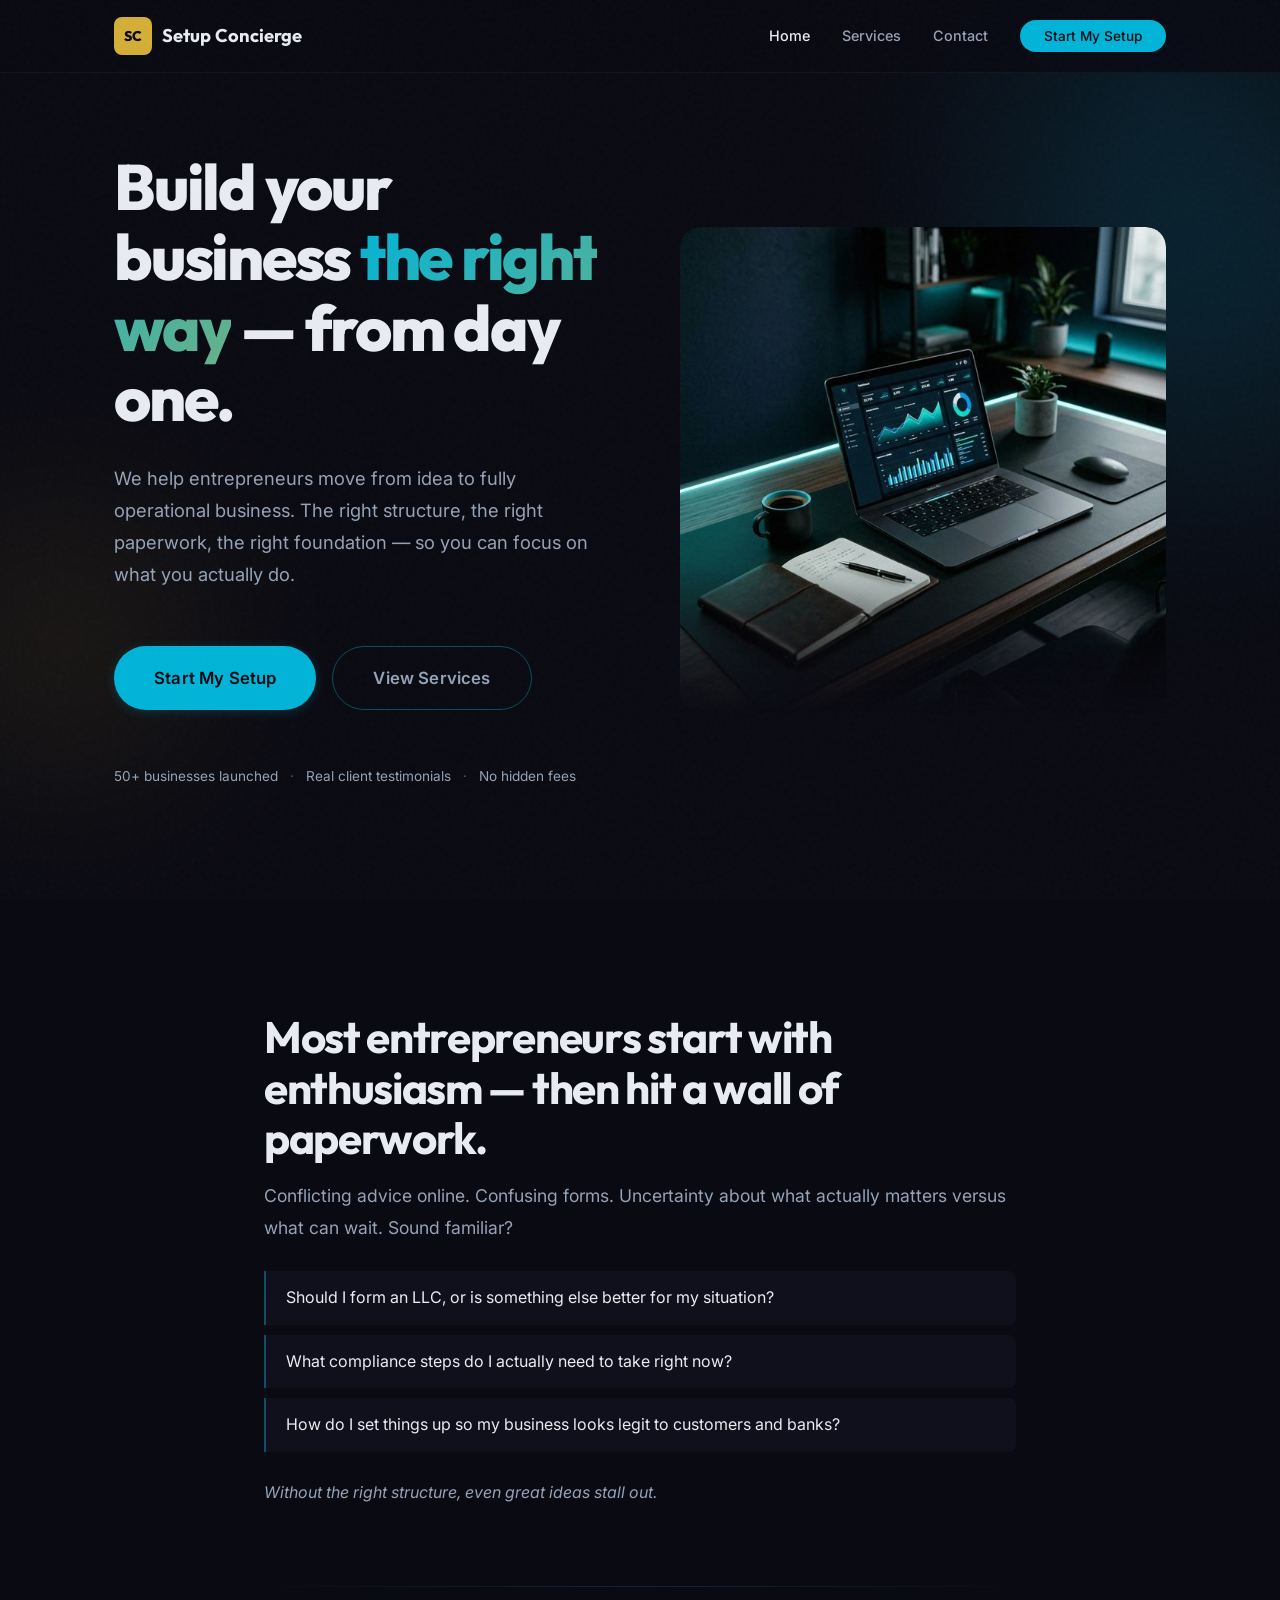
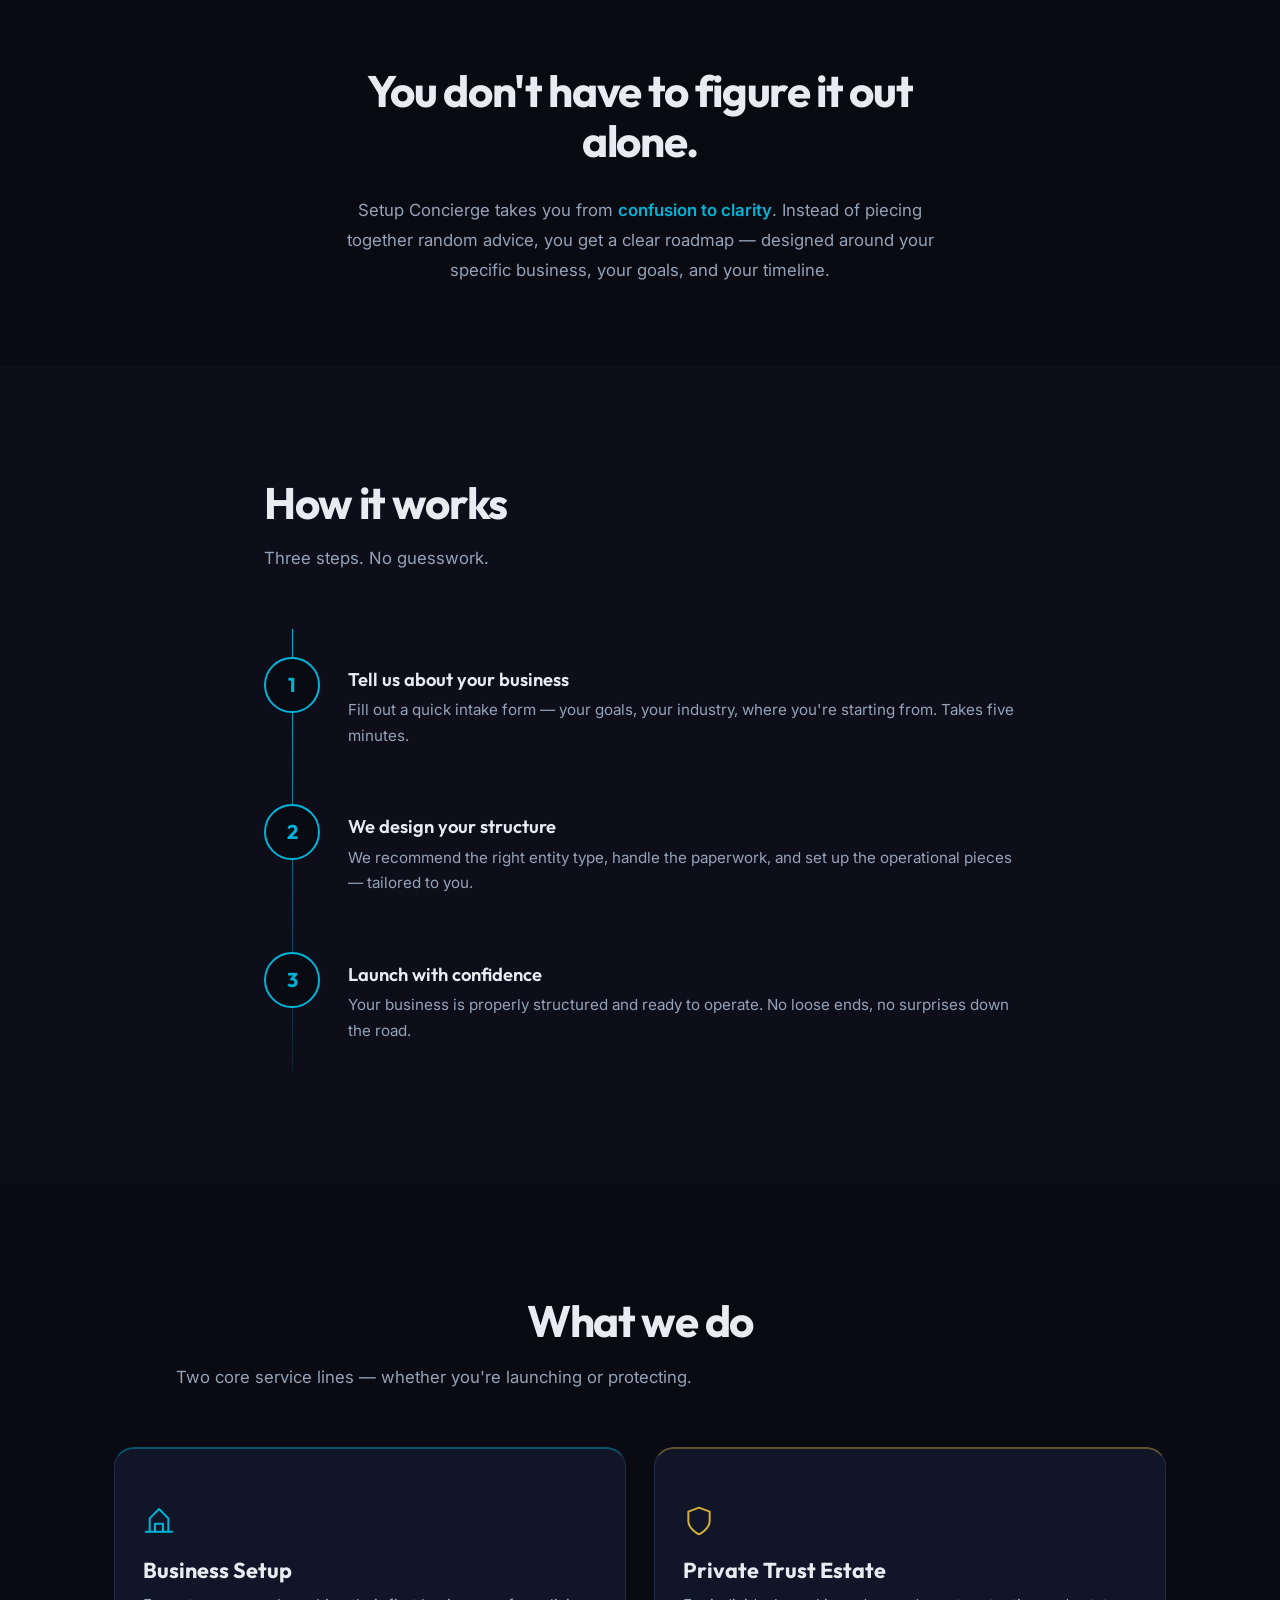
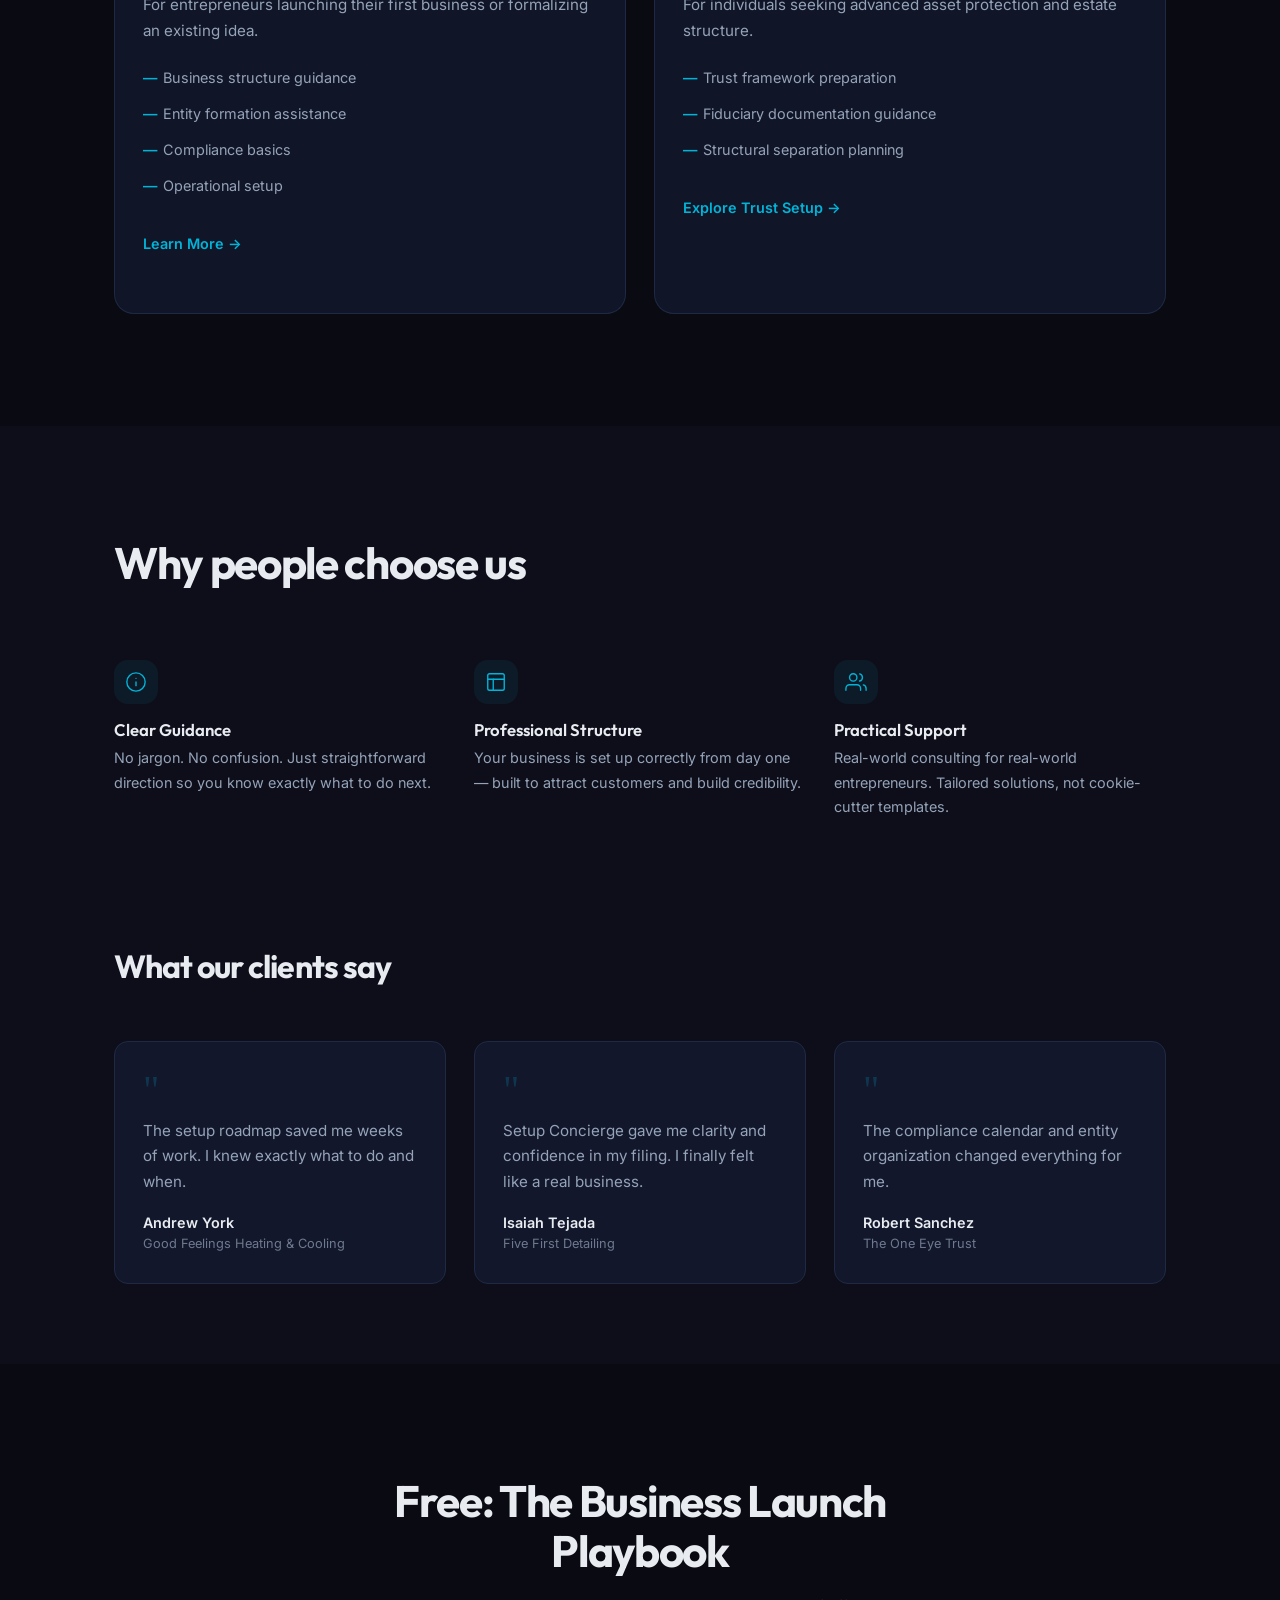
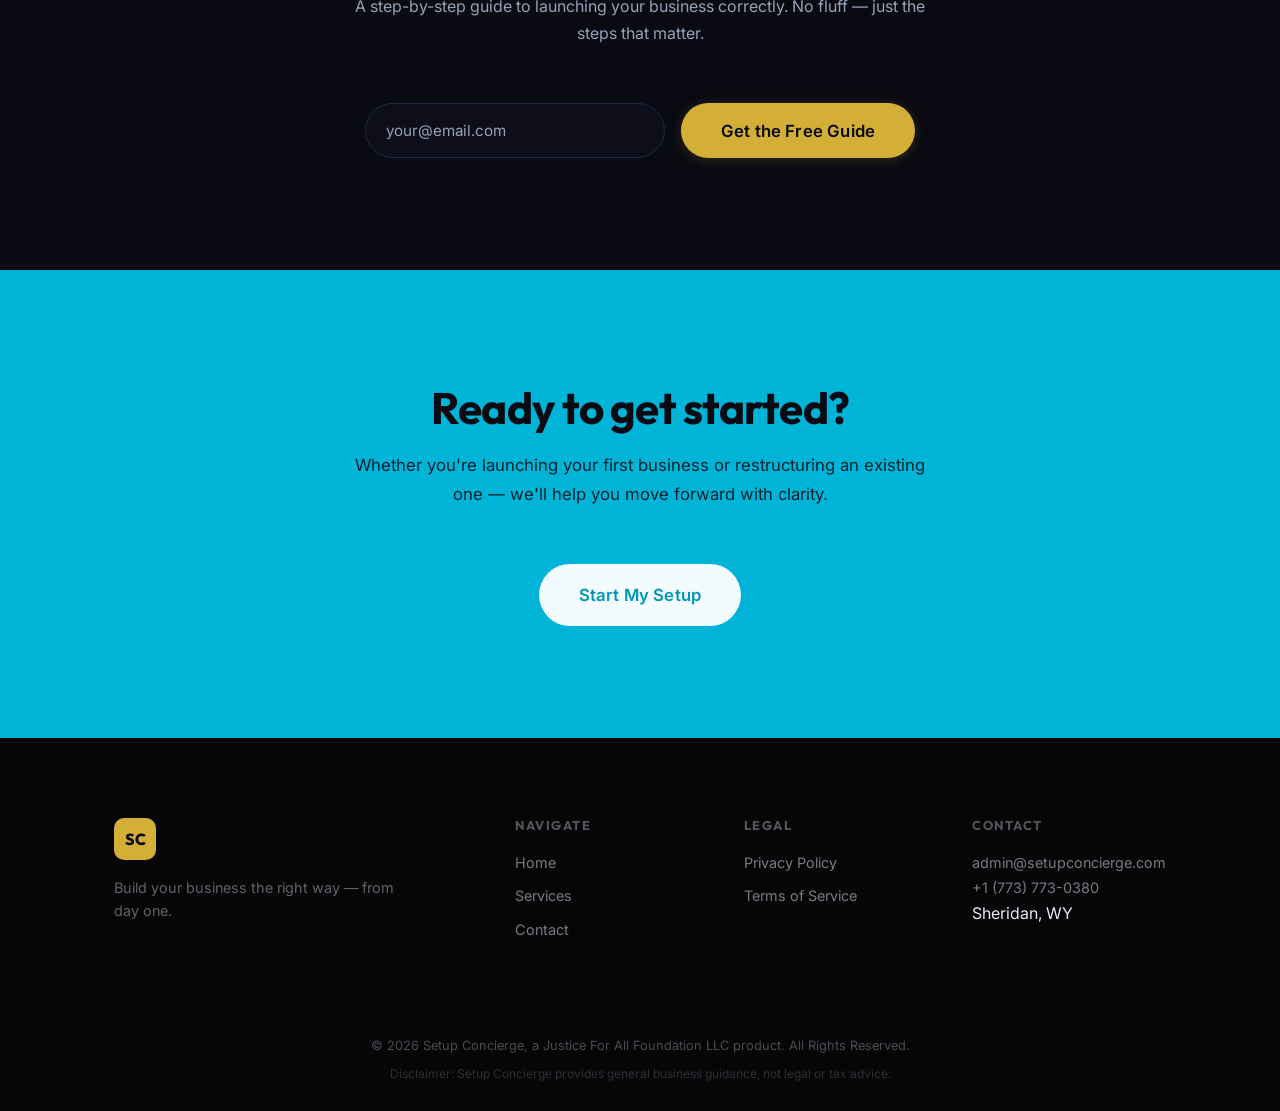
<file: index.html>
<!DOCTYPE html>
<html lang="en">

<head>
  <meta charset="UTF-8" />
  <meta name="viewport" content="width=device-width, initial-scale=1.0" />
  <!-- SEO -->
  <title>Setup Concierge | Business Setup & Consulting for Entrepreneurs</title>
  <meta name="description" content="Setup Concierge helps entrepreneurs create professional business structures that attract customers, build credibility, and support long-term growth." />
  <meta name="keywords" content="business setup, LLC formation, business consulting, entrepreneur, Chicago, compliance, business structure" />
  <!-- Open Graph -->
  <meta property="og:title" content="Setup Concierge — Build Your Business the Right Way" />
  <meta property="og:description" content="Setup Concierge helps entrepreneurs create professional business structures that attract customers, build credibility, and support long-term growth." />
  <meta property="og:type" content="website" />
  <meta property="og:url" content="https://setupconcierge.com" />
  <meta property="og:image" content="https://setupconcierge.com/og-image.png" />
  <meta property="og:image:width" content="1200" />
  <meta property="og:image:height" content="630" />
  <meta name="twitter:card" content="summary_large_image" />
  <meta name="twitter:image" content="https://setupconcierge.com/og-image.png" />
  <link rel="icon" type="image/png" href="./images/favicon.png" />
  <link rel="apple-touch-icon" href="./images/favicon.png" />
  <!-- Analytics -->
  <script defer data-domain="setupconcierge.com" src="https://plausible.io/js/script.js"></script>
  <!-- Fonts -->
  <link rel="preconnect" href="https://fonts.googleapis.com" />
  <link rel="preconnect" href="https://fonts.gstatic.com" crossorigin />
  <link href="https://fonts.googleapis.com/css2?family=Outfit:wght@400;600;700;800&family=Inter:wght@300;400;500;600&display=swap" rel="stylesheet" />
  <!-- Styles -->
  <link rel="stylesheet" href="./css/variables.css" />
  <link rel="stylesheet" href="./css/reset.css" />
  <link rel="stylesheet" href="./css/styles.css" />
  <link rel="stylesheet" href="./css/responsive.css" />
</head>

<body>
  <!-- Page Loader -->
  <div class="page-loader" aria-hidden="true"></div>

  <!-- ========================================
       NAVIGATION
       ======================================== -->
  <nav class="nav" id="nav">
    <div class="nav__container">
      <a href="/" class="nav__logo">
        <div class="nav__logo-emblem">SC</div>
        <span class="nav__logo-text">Setup Concierge</span>
      </a>
      <ul class="nav__links" id="navLinks">
        <li><a href="/" class="nav__link nav__link--active">Home</a></li>
        <li><a href="./services.html" class="nav__link">Services</a></li>
        <li><a href="./contact.html" class="nav__link">Contact</a></li>
        <li><a href="./contact.html" class="nav__link nav__link--cta">Start My Setup</a></li>
      </ul>
      <button class="nav__hamburger" id="navHamburger" aria-label="Toggle navigation menu">
        <span></span><span></span><span></span>
      </button>
    </div>
  </nav>

  <!-- ========================================
       SECTION 1: HERO
       ======================================== -->
  <section class="hero" id="hero">
    <div class="hero__decoration hero__decoration--1"></div>
    <div class="hero__decoration hero__decoration--2"></div>
    <div class="hero__split">
      <div class="hero__content">
        <h1 class="hero__title">
          Build your business <span class="text-gradient">the right way</span> — from day one.
        </h1>
        <p class="hero__subtitle">
          We help entrepreneurs move from idea to fully operational business. The right structure, the right paperwork, the right foundation — so you can focus on what you actually do.
        </p>
        <div class="hero__cta">
          <a href="./contact.html" class="btn btn--primary btn--lg">Start My Setup</a>
          <a href="./services.html" class="btn btn--outline btn--lg">View Services</a>
        </div>
        <p class="hero__proof">
          50+ businesses launched <span>·</span> Real client testimonials <span>·</span> No hidden fees
        </p>
      </div>
      <div class="hero__image" data-animate="fade-left">
        <img src="./images/hero-workspace.png" alt="Professional business workspace" loading="eager" />
      </div>
    </div>
  </section>

  <!-- ========================================
       SECTION 2: PROBLEM
       ======================================== -->
  <section class="problem" id="problem">
    <div class="problem__container">
      <h2 class="section__title" data-animate="fade-up">
        Most entrepreneurs start with enthusiasm — then hit a wall of paperwork.
      </h2>
      <p class="problem__intro" data-animate="fade-up">
        Conflicting advice online. Confusing forms. Uncertainty about what actually matters versus what can wait. Sound familiar?
      </p>
      <ul class="problem__questions" data-stagger>
        <li>Should I form an LLC, or is something else better for my situation?</li>
        <li>What compliance steps do I actually need to take right now?</li>
        <li>How do I set things up so my business looks legit to customers and banks?</li>
      </ul>
      <p class="problem__closing" data-animate="fade-up">
        Without the right structure, even great ideas stall out.
      </p>
    </div>
  </section>

  <!-- ========================================
       SECTION 3: GUIDE
       ======================================== -->
  <section class="guide" id="guide">
    <div class="guide__container">
      <h2 class="section__title" data-animate="fade-up">
        You don't have to figure it out alone.
      </h2>
      <p class="guide__text" data-animate="fade-up">
        Setup Concierge takes you from <strong>confusion to clarity</strong>. Instead of piecing together random advice, you get a clear roadmap — designed around your specific business, your goals, and your timeline.
      </p>
    </div>
  </section>

  <!-- ========================================
       SECTION 4: PROCESS — Timeline
       ======================================== -->
  <section class="process" id="process">
    <div class="process__container">
      <h2 class="section__title" data-animate="fade-up">How it works</h2>
      <p class="section__subtitle" data-animate="fade-up">
        Three steps. No guesswork.
      </p>
      <div class="process__grid" data-stagger>
        <div class="process__step">
          <div class="process__number">1</div>
          <div class="process__step-content">
            <h3 class="process__step-title">Tell us about your business</h3>
            <p class="process__step-desc">Fill out a quick intake form — your goals, your industry, where you're starting from. Takes five minutes.</p>
          </div>
        </div>
        <div class="process__step">
          <div class="process__number">2</div>
          <div class="process__step-content">
            <h3 class="process__step-title">We design your structure</h3>
            <p class="process__step-desc">We recommend the right entity type, handle the paperwork, and set up the operational pieces — tailored to you.</p>
          </div>
        </div>
        <div class="process__step">
          <div class="process__number">3</div>
          <div class="process__step-content">
            <h3 class="process__step-title">Launch with confidence</h3>
            <p class="process__step-desc">Your business is properly structured and ready to operate. No loose ends, no surprises down the road.</p>
          </div>
        </div>
      </div>
    </div>
  </section>

  <!-- ========================================
       SECTION 5: SERVICES
       ======================================== -->
  <section class="services" id="services">
    <div class="services__container">
      <h2 class="section__title" data-animate="fade-up">What we do</h2>
      <p class="section__subtitle" data-animate="fade-up">
        Two core service lines — whether you're launching or protecting.
      </p>
      <div class="services__grid" data-stagger>
        <div class="service-card">
          <div class="service-card__icon">
            <svg width="32" height="32" viewBox="0 0 24 24" fill="none" stroke="currentColor" stroke-width="1.5" stroke-linecap="round" stroke-linejoin="round">
              <path d="M2 20h20"/><path d="M5 20V10l7-7 7 7v10"/><path d="M9 20v-6h6v6"/>
            </svg>
          </div>
          <h3 class="service-card__title">Business Setup</h3>
          <p class="service-card__desc">For entrepreneurs launching their first business or formalizing an existing idea.</p>
          <ul class="service-card__features">
            <li>Business structure guidance</li>
            <li>Entity formation assistance</li>
            <li>Compliance basics</li>
            <li>Operational setup</li>
          </ul>
          <a href="./services.html" class="service-card__link">Learn More →</a>
        </div>
        <div class="service-card">
          <div class="service-card__icon">
            <svg width="32" height="32" viewBox="0 0 24 24" fill="none" stroke="currentColor" stroke-width="1.5" stroke-linecap="round" stroke-linejoin="round">
              <path d="M12 22s8-4 8-10V5l-8-3-8 3v7c0 6 8 10 8 10z"/>
            </svg>
          </div>
          <h3 class="service-card__title">Private Trust Estate</h3>
          <p class="service-card__desc">For individuals seeking advanced asset protection and estate structure.</p>
          <ul class="service-card__features">
            <li>Trust framework preparation</li>
            <li>Fiduciary documentation guidance</li>
            <li>Structural separation planning</li>
          </ul>
          <a href="./services.html#trust" class="service-card__link">Explore Trust Setup →</a>
        </div>
      </div>
    </div>
  </section>

  <!-- ========================================
       SECTION 6: AUTHORITY
       ======================================== -->
  <section class="authority" id="authority">
    <div class="authority__container">
      <h2 class="section__title" data-animate="fade-up">
        Why people choose us
      </h2>
      <div class="authority__reasons" data-stagger>
        <div class="authority__reason">
          <div class="authority__reason-icon">
            <svg viewBox="0 0 24 24"><circle cx="12" cy="12" r="10"/><path d="M12 16v-4"/><path d="M12 8h.01"/></svg>
          </div>
          <h3>Clear Guidance</h3>
          <p>No jargon. No confusion. Just straightforward direction so you know exactly what to do next.</p>
        </div>
        <div class="authority__reason">
          <div class="authority__reason-icon">
            <svg viewBox="0 0 24 24"><rect x="3" y="3" width="18" height="18" rx="2"/><path d="M3 9h18"/><path d="M9 21V9"/></svg>
          </div>
          <h3>Professional Structure</h3>
          <p>Your business is set up correctly from day one — built to attract customers and build credibility.</p>
        </div>
        <div class="authority__reason">
          <div class="authority__reason-icon">
            <svg viewBox="0 0 24 24"><path d="M17 21v-2a4 4 0 00-4-4H5a4 4 0 00-4 4v2"/><circle cx="9" cy="7" r="4"/><path d="M23 21v-2a4 4 0 00-3-3.87"/><path d="M16 3.13a4 4 0 010 7.75"/></svg>
          </div>
          <h3>Practical Support</h3>
          <p>Real-world consulting for real-world entrepreneurs. Tailored solutions, not cookie-cutter templates.</p>
        </div>
      </div>

      <!-- Testimonials -->
      <h3 class="section__title" data-animate="fade-up" style="font-size: clamp(1.35rem, 2.5vw, 2rem); margin-bottom: var(--space-lg);">
        What our clients say
      </h3>
      <div class="testimonials__grid" data-stagger>
        <div class="testimonial-card">
          <span class="testimonial-card__quote-mark">"</span>
          <p class="testimonial-card__quote">The setup roadmap saved me weeks of work. I knew exactly what to do and when.</p>
          <p class="testimonial-card__author">Andrew York</p>
          <p class="testimonial-card__company">Good Feelings Heating & Cooling</p>
        </div>
        <div class="testimonial-card">
          <span class="testimonial-card__quote-mark">"</span>
          <p class="testimonial-card__quote">Setup Concierge gave me clarity and confidence in my filing. I finally felt like a real business.</p>
          <p class="testimonial-card__author">Isaiah Tejada</p>
          <p class="testimonial-card__company">Five First Detailing</p>
        </div>
        <div class="testimonial-card">
          <span class="testimonial-card__quote-mark">"</span>
          <p class="testimonial-card__quote">The compliance calendar and entity organization changed everything for me.</p>
          <p class="testimonial-card__author">Robert Sanchez</p>
          <p class="testimonial-card__company">The One Eye Trust</p>
        </div>
      </div>
    </div>
  </section>

  <!-- ========================================
       SECTION 7: LEAD MAGNET
       ======================================== -->
  <section class="lead-magnet" id="lead-magnet">
    <div class="lead-magnet__container">
      <h2 class="section__title" data-animate="fade-up">
        Free: The Business Launch Playbook
      </h2>
      <p class="lead-magnet__subtitle" data-animate="fade-up">
        A step-by-step guide to launching your business correctly. No fluff — just the steps that matter.
      </p>
      <form class="lead-magnet__form" data-animate="fade-up" action="https://formsubmit.co/admin@setupconcierge.com" method="POST">
        <input type="email" name="email" class="lead-magnet__input" placeholder="your@email.com" required />
        <input type="hidden" name="_subject" value="New Lead Magnet Download Request" />
        <input type="hidden" name="source" value="homepage-lead-magnet" />
        <input type="hidden" name="_next" value="https://setupconcierge.com/thank-you.html?source=lead-magnet" />
        <input type="hidden" name="_template" value="table" />
        <input type="text" name="_honey" style="display:none" />
        <button type="submit" class="btn btn--gold btn--lg">Get the Free Guide</button>
      </form>
    </div>
  </section>

  <!-- ========================================
       SECTION 8: FINAL CTA
       ======================================== -->
  <section class="final-cta" id="final-cta">
    <div class="final-cta__container" data-animate="fade-up">
      <h2 class="final-cta__title">Ready to get started?</h2>
      <p class="final-cta__text">
        Whether you're launching your first business or restructuring an existing one — we'll help you move forward with clarity.
      </p>
      <a href="./contact.html" class="btn btn--primary btn--lg">Start My Setup</a>
    </div>
  </section>

  <!-- ========================================
       FOOTER
       ======================================== -->
  <footer class="footer" id="footer">
    <div class="footer__container">
      <div class="footer__brand">
        <div class="footer__logo-emblem">SC</div>
        <p class="footer__tagline">Build your business the right way — from day one.</p>
      </div>
      <div class="footer__links">
        <h4>Navigate</h4>
        <ul>
          <li><a href="/">Home</a></li>
          <li><a href="./services.html">Services</a></li>
          <li><a href="./contact.html">Contact</a></li>
        </ul>
      </div>
      <div class="footer__links">
        <h4>Legal</h4>
        <ul>
          <li><a href="./privacy.html">Privacy Policy</a></li>
          <li><a href="./terms.html">Terms of Service</a></li>
        </ul>
      </div>
      <div class="footer__contact">
        <h4>Contact</h4>
        <p><a href="mailto:admin@setupconcierge.com">admin@setupconcierge.com</a></p>
        <p><a href="tel:+17737730380">+1 (773) 773-0380</a></p>
        <p>Sheridan, WY</p>
      </div>
    </div>
    <div class="footer__bottom">
      <p>© 2026 Setup Concierge, a Justice For All Foundation LLC product. All Rights Reserved.</p>
      <p class="footer__disclaimer">Disclaimer: Setup Concierge provides general business guidance, not legal or tax advice.</p>
    </div>
  </footer>

  <script src="./js/main.js"></script>
</body>

</html>
</file>
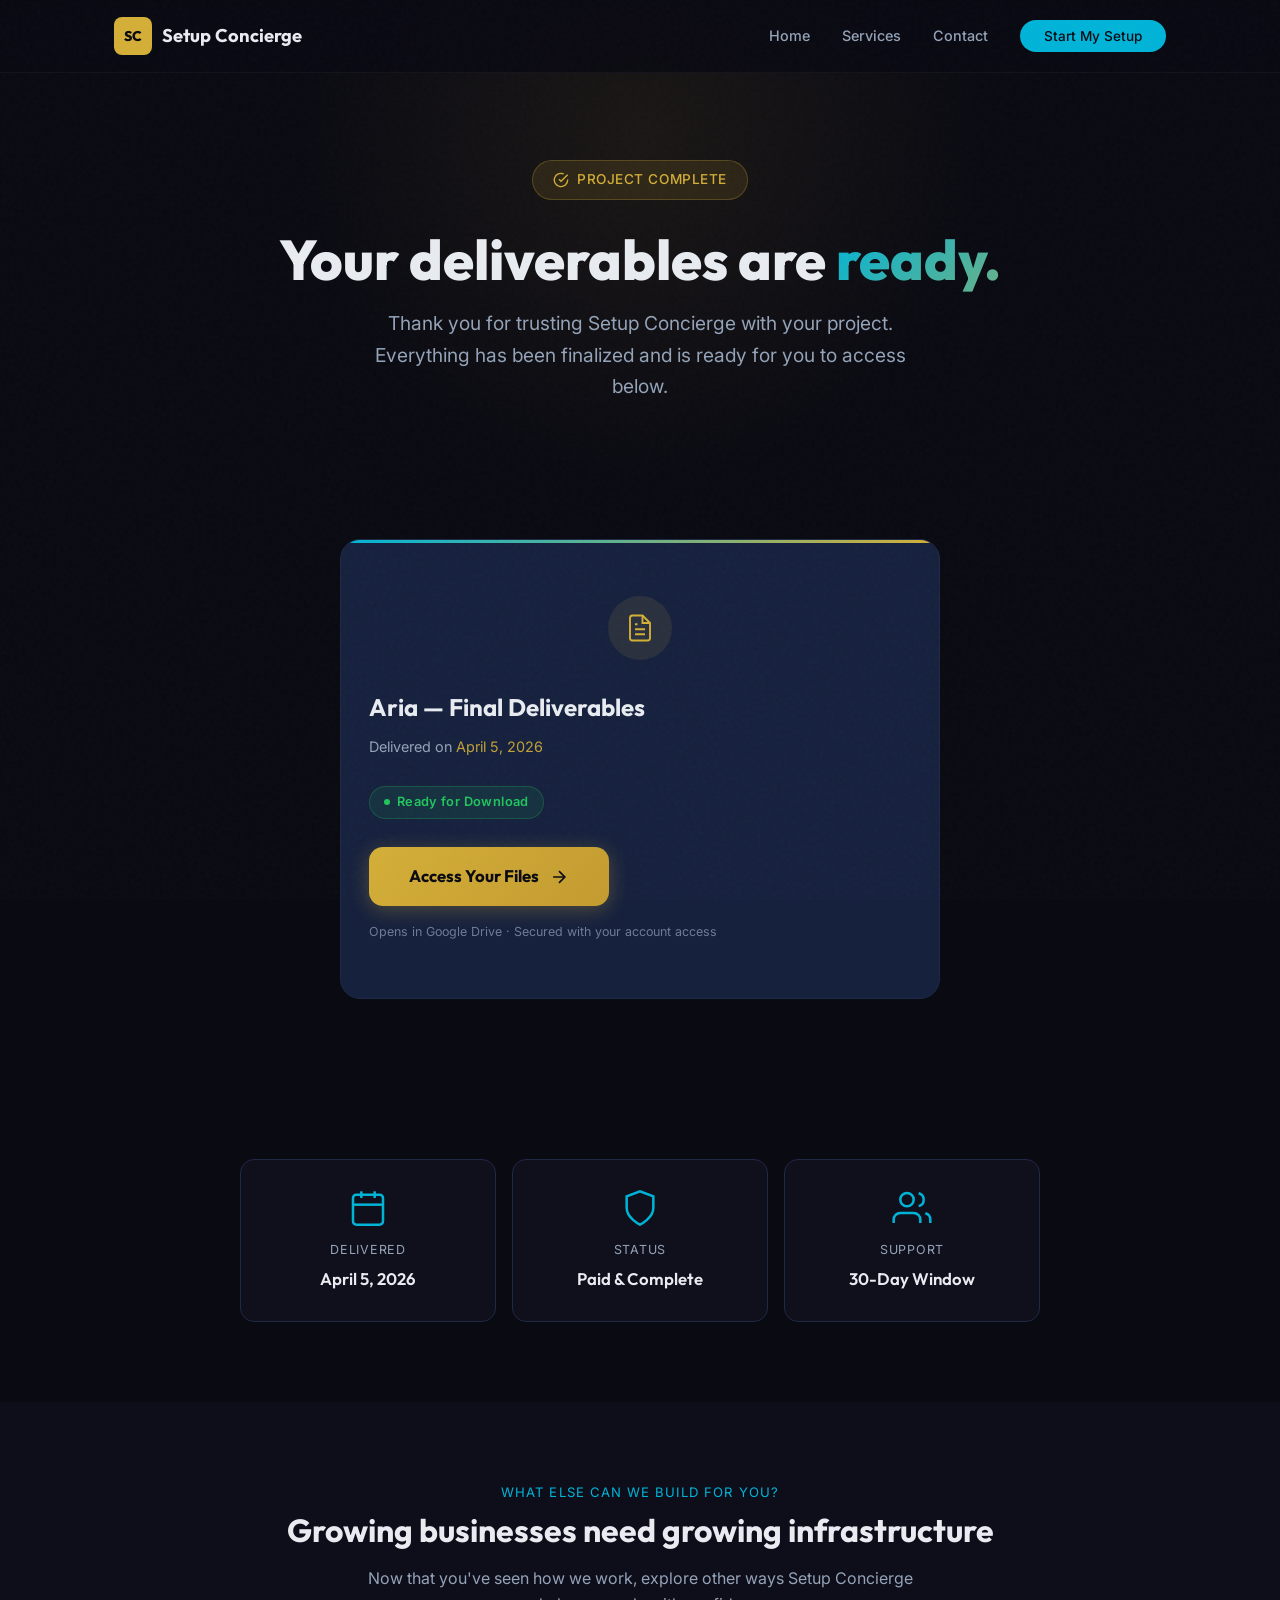
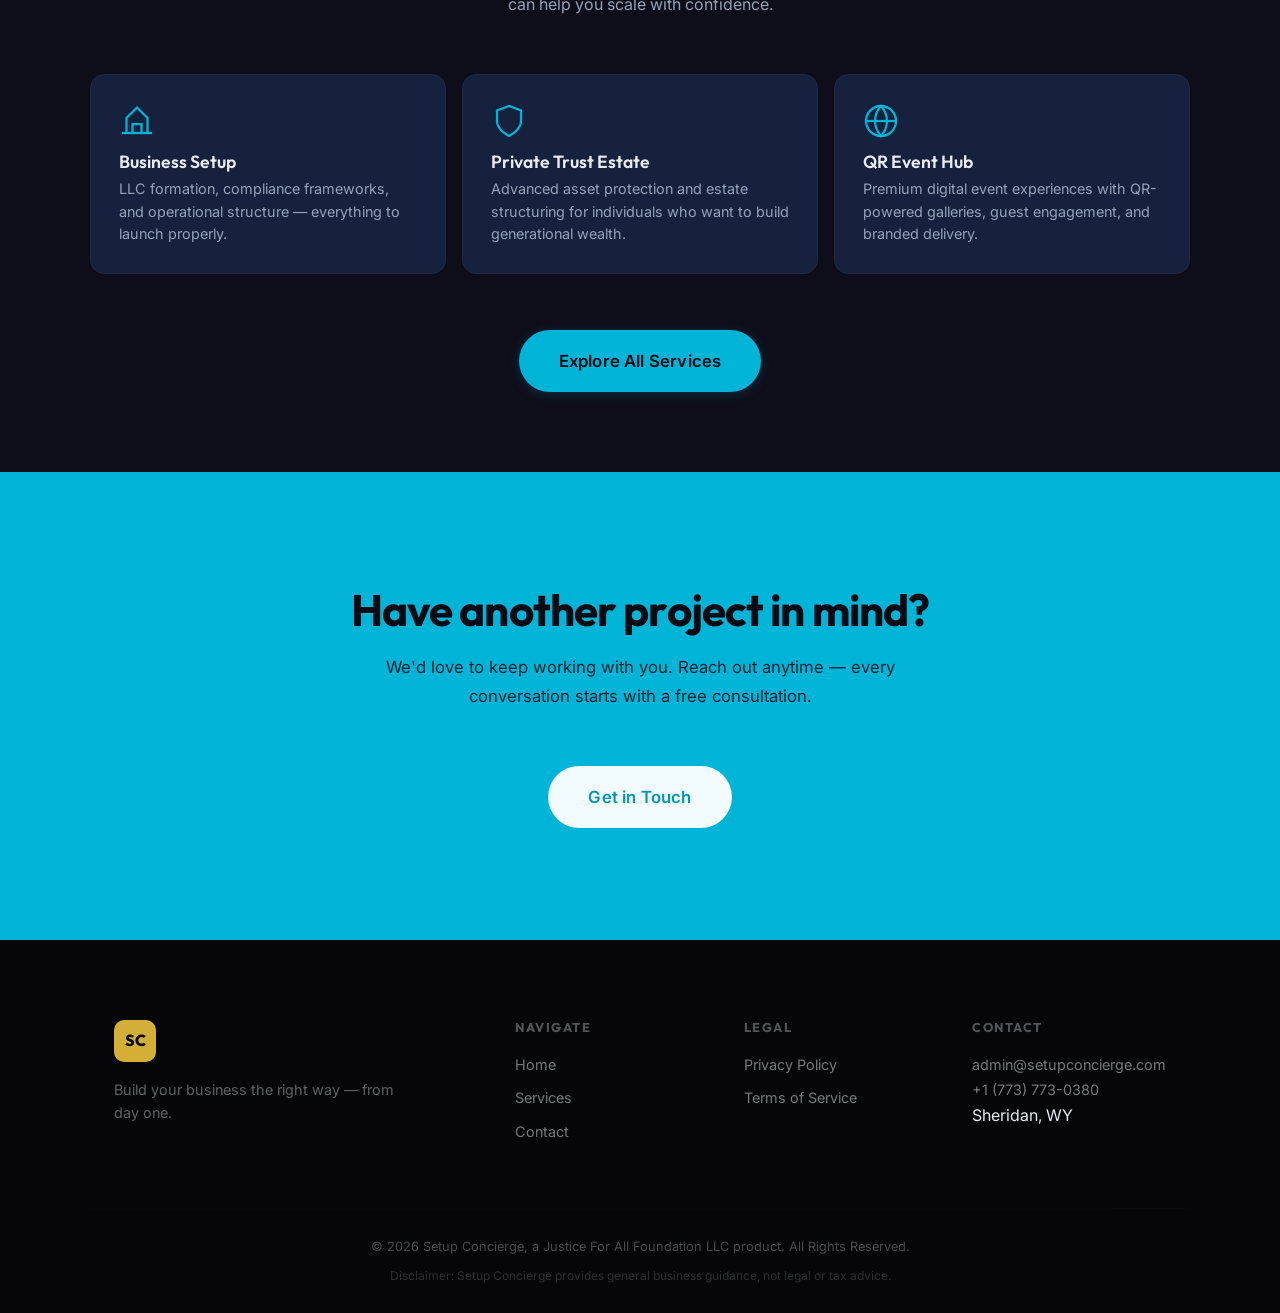
<file: deliver/aria/index.html>
<!DOCTYPE html>
<html lang="en">

<head>
  <meta charset="UTF-8" />
  <meta name="viewport" content="width=device-width, initial-scale=1.0" />
  <title>Your Deliverables Are Ready — Setup Concierge</title>
  <meta name="description" content="Your project files are ready for download. Delivered securely by Setup Concierge." />
  <meta name="robots" content="noindex, nofollow" />
  <link rel="icon" type="image/png" href="../../images/favicon.png" />
  <link rel="apple-touch-icon" href="../../images/favicon.png" />
  <!-- Analytics -->
  <script defer data-domain="setupconcierge.com" src="https://plausible.io/js/script.js"></script>
  <!-- Fonts -->
  <link rel="preconnect" href="https://fonts.googleapis.com" />
  <link rel="preconnect" href="https://fonts.gstatic.com" crossorigin />
  <link href="https://fonts.googleapis.com/css2?family=Outfit:wght@400;600;700;800&family=Inter:wght@300;400;500;600&display=swap" rel="stylesheet" />
  <!-- Styles -->
  <link rel="stylesheet" href="../../css/variables.css" />
  <link rel="stylesheet" href="../../css/reset.css" />
  <link rel="stylesheet" href="../../css/styles.css" />
  <link rel="stylesheet" href="../../css/responsive.css" />
  <style>
    /* ===== DELIVERY PORTAL — Page-specific styles ===== */

    .deliver-hero {
      min-height: 55vh;
      display: flex;
      align-items: center;
      justify-content: center;
      text-align: center;
      padding: var(--space-3xl) var(--container-padding) var(--space-xl);
      position: relative;
      overflow: hidden;
    }

    .deliver-hero::before {
      content: '';
      position: absolute;
      top: -40%;
      left: 50%;
      transform: translateX(-50%);
      width: 700px;
      height: 700px;
      background: radial-gradient(circle, rgba(var(--color-accent-rgb), 0.08) 0%, transparent 70%);
      pointer-events: none;
      z-index: 0;
    }

    .deliver-hero__container {
      max-width: var(--content-mid);
      margin: 0 auto;
      position: relative;
      z-index: 1;
    }

    .deliver-hero__badge {
      display: inline-flex;
      align-items: center;
      gap: 0.5rem;
      padding: 0.5rem 1.25rem;
      background: rgba(var(--color-accent-rgb), 0.12);
      border: 1px solid rgba(var(--color-accent-rgb), 0.25);
      border-radius: var(--radius-full);
      color: var(--color-accent);
      font-family: var(--font-body);
      font-size: 0.85rem;
      font-weight: 500;
      letter-spacing: 0.04em;
      text-transform: uppercase;
      margin-bottom: var(--space-md);
      animation: fadeInDown 0.6s ease both;
    }

    .deliver-hero__badge svg {
      width: 16px;
      height: 16px;
      stroke: var(--color-accent);
      fill: none;
      stroke-width: 2;
    }

    .deliver-hero__title {
      font-family: var(--font-heading);
      font-size: clamp(2rem, 5vw, 3.5rem);
      font-weight: 800;
      line-height: 1.15;
      color: var(--color-text);
      margin-bottom: var(--space-sm);
      animation: fadeInUp 0.7s ease 0.1s both;
    }

    .deliver-hero__subtitle {
      font-family: var(--font-body);
      font-size: clamp(1rem, 2vw, 1.2rem);
      color: var(--color-text-light);
      line-height: 1.65;
      max-width: 560px;
      margin: 0 auto var(--space-lg);
      animation: fadeInUp 0.7s ease 0.2s both;
    }

    /* ===== Download Card ===== */
    .deliver-card {
      background: var(--color-surface);
      border: 1px solid var(--color-border);
      border-radius: var(--radius-lg);
      padding: var(--space-lg) var(--space-md);
      max-width: 600px;
      margin: 0 auto var(--space-xl);
      position: relative;
      overflow: hidden;
      animation: fadeInUp 0.8s ease 0.3s both;
    }

    .deliver-card::before {
      content: '';
      position: absolute;
      top: 0;
      left: 0;
      right: 0;
      height: 3px;
      background: linear-gradient(90deg, var(--color-primary), var(--color-accent));
    }

    .deliver-card__icon {
      width: 64px;
      height: 64px;
      margin: 0 auto var(--space-md);
      background: rgba(var(--color-accent-rgb), 0.1);
      border-radius: 50%;
      display: flex;
      align-items: center;
      justify-content: center;
      animation: pulseGlow 2.5s ease-in-out infinite;
    }

    .deliver-card__icon svg {
      width: 30px;
      height: 30px;
      stroke: var(--color-accent);
      fill: none;
      stroke-width: 1.5;
    }

    .deliver-card__project {
      font-family: var(--font-heading);
      font-size: 1.5rem;
      font-weight: 700;
      color: var(--color-text);
      margin-bottom: 0.5rem;
    }

    .deliver-card__meta {
      font-family: var(--font-body);
      font-size: 0.9rem;
      color: var(--color-text-light);
      margin-bottom: var(--space-md);
    }

    .deliver-card__meta span {
      color: rgba(var(--color-accent-rgb), 0.9);
    }

    .deliver-card__status {
      display: inline-flex;
      align-items: center;
      gap: 0.4rem;
      padding: 0.35rem 0.9rem;
      background: rgba(34, 197, 94, 0.1);
      border: 1px solid rgba(34, 197, 94, 0.25);
      border-radius: var(--radius-full);
      color: #22c55e;
      font-size: 0.8rem;
      font-weight: 600;
      letter-spacing: 0.03em;
      margin-bottom: var(--space-md);
    }

    .deliver-card__status-dot {
      width: 6px;
      height: 6px;
      background: #22c55e;
      border-radius: 50%;
      animation: pulse 2s ease infinite;
    }

    .deliver-card__btn {
      display: inline-flex;
      align-items: center;
      gap: 0.6rem;
      padding: 1rem 2.5rem;
      background: linear-gradient(135deg, var(--color-accent), #c49b30);
      color: var(--color-text-inverse);
      font-family: var(--font-heading);
      font-size: 1.05rem;
      font-weight: 700;
      border: none;
      border-radius: var(--radius-md);
      cursor: pointer;
      text-decoration: none;
      transition: all var(--transition-base);
      box-shadow: 0 4px 20px rgba(var(--color-accent-rgb), 0.3);
    }

    .deliver-card__btn:hover {
      transform: translateY(-2px);
      box-shadow: 0 8px 32px rgba(var(--color-accent-rgb), 0.45);
    }

    .deliver-card__btn svg {
      width: 20px;
      height: 20px;
      stroke: currentColor;
      fill: none;
      stroke-width: 2;
      transition: transform var(--transition-base);
    }

    .deliver-card__btn:hover svg {
      transform: translateX(3px);
    }

    .deliver-card__note {
      font-size: 0.78rem;
      color: var(--color-text-light);
      margin-top: var(--space-sm);
      opacity: 0.7;
    }

    /* ===== Details Grid ===== */
    .deliver-details {
      padding: 0 var(--container-padding) var(--space-xl);
    }

    .deliver-details__container {
      max-width: var(--content-mid);
      margin: 0 auto;
      display: grid;
      grid-template-columns: repeat(auto-fit, minmax(220px, 1fr));
      gap: var(--space-sm);
    }

    .deliver-detail {
      background: rgba(var(--color-secondary-rgb), 0.4);
      border: 1px solid var(--color-border);
      border-radius: var(--radius-md);
      padding: var(--space-md);
      text-align: center;
      transition: all var(--transition-base);
    }

    .deliver-detail:hover {
      border-color: rgba(var(--color-primary-rgb), 0.3);
      transform: translateY(-2px);
    }

    .deliver-detail__icon {
      width: 40px;
      height: 40px;
      margin: 0 auto 0.75rem;
      color: var(--color-primary);
    }

    .deliver-detail__icon svg {
      width: 100%;
      height: 100%;
      stroke: currentColor;
      fill: none;
      stroke-width: 1.5;
    }

    .deliver-detail__label {
      font-family: var(--font-body);
      font-size: 0.78rem;
      color: var(--color-text-light);
      text-transform: uppercase;
      letter-spacing: 0.06em;
      margin-bottom: 0.35rem;
    }

    .deliver-detail__value {
      font-family: var(--font-heading);
      font-size: 1.05rem;
      font-weight: 600;
      color: var(--color-text);
    }

    /* ===== Promo Section ===== */
    .deliver-promo {
      padding: var(--space-xl) var(--container-padding);
      background: var(--color-bg-alt);
    }

    .deliver-promo__container {
      max-width: var(--content-wide);
      margin: 0 auto;
      text-align: center;
    }

    .deliver-promo__eyebrow {
      font-family: var(--font-body);
      font-size: 0.82rem;
      text-transform: uppercase;
      letter-spacing: 0.08em;
      color: var(--color-primary);
      margin-bottom: var(--space-xs);
    }

    .deliver-promo__title {
      font-family: var(--font-heading);
      font-size: clamp(1.35rem, 2.5vw, 2rem);
      font-weight: 700;
      color: var(--color-text);
      margin-bottom: var(--space-sm);
    }

    .deliver-promo__text {
      font-family: var(--font-body);
      font-size: 1rem;
      color: var(--color-text-light);
      max-width: 560px;
      margin: 0 auto var(--space-lg);
      line-height: 1.65;
    }

    .deliver-promo__grid {
      display: grid;
      grid-template-columns: repeat(auto-fit, minmax(260px, 1fr));
      gap: var(--space-sm);
      margin-bottom: var(--space-lg);
    }

    .deliver-promo__card {
      background: var(--color-surface);
      border: 1px solid var(--color-border);
      border-radius: var(--radius-md);
      padding: var(--space-md);
      text-align: left;
      transition: all var(--transition-base);
    }

    .deliver-promo__card:hover {
      border-color: rgba(var(--color-primary-rgb), 0.3);
      transform: translateY(-3px);
      box-shadow: var(--shadow-md);
    }

    .deliver-promo__card-icon {
      width: 36px;
      height: 36px;
      color: var(--color-primary);
      margin-bottom: 0.75rem;
    }

    .deliver-promo__card-icon svg {
      width: 100%;
      height: 100%;
      stroke: currentColor;
      fill: none;
      stroke-width: 1.5;
    }

    .deliver-promo__card h3 {
      font-family: var(--font-heading);
      font-size: 1.1rem;
      font-weight: 600;
      color: var(--color-text);
      margin-bottom: 0.4rem;
    }

    .deliver-promo__card p {
      font-family: var(--font-body);
      font-size: 0.9rem;
      color: var(--color-text-light);
      line-height: 1.55;
    }

    /* ===== Animations ===== */
    @keyframes fadeInUp {
      from { opacity: 0; transform: translateY(24px); }
      to { opacity: 1; transform: translateY(0); }
    }

    @keyframes fadeInDown {
      from { opacity: 0; transform: translateY(-16px); }
      to { opacity: 1; transform: translateY(0); }
    }

    @keyframes pulse {
      0%, 100% { opacity: 1; }
      50% { opacity: 0.4; }
    }

    @keyframes pulseGlow {
      0%, 100% {
        box-shadow: 0 0 0 0 rgba(var(--color-accent-rgb), 0.15);
      }
      50% {
        box-shadow: 0 0 24px 8px rgba(var(--color-accent-rgb), 0.08);
      }
    }

    /* Mobile polish */
    @media (max-width: 640px) {
      .deliver-hero {
        min-height: auto;
        padding: var(--space-2xl) var(--container-padding) var(--space-lg);
      }
      .deliver-card {
        padding: var(--space-md);
      }
      .deliver-card__btn {
        width: 100%;
        justify-content: center;
      }
    }
  </style>
</head>

<body>
  <div class="page-loader" aria-hidden="true"></div>

  <!-- ======== NAVIGATION ======== -->
  <nav class="nav" id="nav">
    <div class="nav__container">
      <a href="/" class="nav__logo">
        <div class="nav__logo-emblem">SC</div>
        <span class="nav__logo-text">Setup Concierge</span>
      </a>
      <ul class="nav__links" id="navLinks">
        <li><a href="/" class="nav__link">Home</a></li>
        <li><a href="../../services.html" class="nav__link">Services</a></li>
        <li><a href="../../contact.html" class="nav__link">Contact</a></li>
        <li><a href="../../contact.html" class="nav__link nav__link--cta">Start My Setup</a></li>
      </ul>
      <button class="nav__hamburger" id="navHamburger" aria-label="Toggle navigation menu">
        <span></span><span></span><span></span>
      </button>
    </div>
  </nav>

  <!-- ======== DELIVERY HERO ======== -->
  <section class="deliver-hero" id="deliver-hero">
    <div class="deliver-hero__container">
      <div class="deliver-hero__badge">
        <svg viewBox="0 0 24 24"><path d="M22 11.08V12a10 10 0 11-5.93-9.14"/><polyline points="22 4 12 14.01 9 11.01"/></svg>
        Project Complete
      </div>
      <h1 class="deliver-hero__title">
        Your deliverables are <span class="text-gradient">ready.</span>
      </h1>
      <p class="deliver-hero__subtitle">
        Thank you for trusting Setup Concierge with your project. Everything has been finalized and is ready for you to access below.
      </p>
    </div>
  </section>

  <!-- ======== DOWNLOAD CARD ======== -->
  <section style="padding: 0 var(--container-padding) var(--space-xl);">
    <div class="deliver-card">
      <div class="deliver-card__icon">
        <svg viewBox="0 0 24 24"><path d="M14 2H6a2 2 0 00-2 2v16a2 2 0 002 2h12a2 2 0 002-2V8z"/><polyline points="14 2 14 8 20 8"/><line x1="16" y1="13" x2="8" y2="13"/><line x1="16" y1="17" x2="8" y2="17"/><polyline points="10 9 9 9 8 9"/></svg>
      </div>
      <div class="deliver-card__project">Aria — Final Deliverables</div>
      <div class="deliver-card__meta">Delivered on <span>April 5, 2026</span></div>
      <div class="deliver-card__status">
        <span class="deliver-card__status-dot"></span>
        Ready for Download
      </div>
      <br />
      <a href="https://drive.google.com/drive/folders/1OTUZHkklzsuKGmWjoXTorNstnvPtQMzt?usp=drive_link"
         target="_blank" rel="noopener" class="deliver-card__btn" id="downloadBtn">
        Access Your Files
        <svg viewBox="0 0 24 24"><line x1="5" y1="12" x2="19" y2="12"/><polyline points="12 5 19 12 12 19"/></svg>
      </a>
      <p class="deliver-card__note">Opens in Google Drive · Secured with your account access</p>
    </div>
  </section>

  <!-- ======== Project Details ======== -->
  <section class="deliver-details">
    <div class="deliver-details__container">
      <div class="deliver-detail">
        <div class="deliver-detail__icon">
          <svg viewBox="0 0 24 24"><rect x="3" y="4" width="18" height="18" rx="2" ry="2"/><line x1="16" y1="2" x2="16" y2="6"/><line x1="8" y1="2" x2="8" y2="6"/><line x1="3" y1="10" x2="21" y2="10"/></svg>
        </div>
        <div class="deliver-detail__label">Delivered</div>
        <div class="deliver-detail__value">April 5, 2026</div>
      </div>
      <div class="deliver-detail">
        <div class="deliver-detail__icon">
          <svg viewBox="0 0 24 24"><path d="M12 22s8-4 8-10V5l-8-3-8 3v7c0 6 8 10 8 10z"/></svg>
        </div>
        <div class="deliver-detail__label">Status</div>
        <div class="deliver-detail__value">Paid & Complete</div>
      </div>
      <div class="deliver-detail">
        <div class="deliver-detail__icon">
          <svg viewBox="0 0 24 24"><path d="M17 21v-2a4 4 0 00-4-4H5a4 4 0 00-4 4v2"/><circle cx="9" cy="7" r="4"/><path d="M23 21v-2a4 4 0 00-3-3.87"/><path d="M16 3.13a4 4 0 010 7.75"/></svg>
        </div>
        <div class="deliver-detail__label">Support</div>
        <div class="deliver-detail__value">30-Day Window</div>
      </div>
    </div>
  </section>

  <!-- ======== PROMO / SERVICES ======== -->
  <section class="deliver-promo" id="services-promo">
    <div class="deliver-promo__container">
      <p class="deliver-promo__eyebrow">What else can we build for you?</p>
      <h2 class="deliver-promo__title">Growing businesses need growing infrastructure</h2>
      <p class="deliver-promo__text">
        Now that you've seen how we work, explore other ways Setup Concierge can help you scale with confidence.
      </p>
      <div class="deliver-promo__grid" data-stagger>
        <div class="deliver-promo__card">
          <div class="deliver-promo__card-icon">
            <svg viewBox="0 0 24 24"><path d="M2 20h20"/><path d="M5 20V10l7-7 7 7v10"/><path d="M9 20v-6h6v6"/></svg>
          </div>
          <h3>Business Setup</h3>
          <p>LLC formation, compliance frameworks, and operational structure — everything to launch properly.</p>
        </div>
        <div class="deliver-promo__card">
          <div class="deliver-promo__card-icon">
            <svg viewBox="0 0 24 24"><path d="M12 22s8-4 8-10V5l-8-3-8 3v7c0 6 8 10 8 10z"/></svg>
          </div>
          <h3>Private Trust Estate</h3>
          <p>Advanced asset protection and estate structuring for individuals who want to build generational wealth.</p>
        </div>
        <div class="deliver-promo__card">
          <div class="deliver-promo__card-icon">
            <svg viewBox="0 0 24 24"><circle cx="12" cy="12" r="10"/><line x1="2" y1="12" x2="22" y2="12"/><path d="M12 2a15.3 15.3 0 014 10 15.3 15.3 0 01-4 10 15.3 15.3 0 01-4-10 15.3 15.3 0 014-10z"/></svg>
          </div>
          <h3>QR Event Hub</h3>
          <p>Premium digital event experiences with QR-powered galleries, guest engagement, and branded delivery.</p>
        </div>
      </div>
      <a href="../../services.html" class="btn btn--primary btn--lg">Explore All Services</a>
    </div>
  </section>

  <!-- ======== CTA ======== -->
  <section class="final-cta" id="cta">
    <div class="final-cta__container" data-animate="fade-up">
      <h2 class="final-cta__title">Have another project in mind?</h2>
      <p class="final-cta__text">
        We'd love to keep working with you. Reach out anytime — every conversation starts with a free consultation.
      </p>
      <a href="../../contact.html" class="btn btn--primary btn--lg">Get in Touch</a>
    </div>
  </section>

  <!-- ======== FOOTER ======== -->
  <footer class="footer" id="footer">
    <div class="footer__container">
      <div class="footer__brand">
        <div class="footer__logo-emblem">SC</div>
        <p class="footer__tagline">Build your business the right way — from day one.</p>
      </div>
      <div class="footer__links">
        <h4>Navigate</h4>
        <ul>
          <li><a href="/">Home</a></li>
          <li><a href="../../services.html">Services</a></li>
          <li><a href="../../contact.html">Contact</a></li>
        </ul>
      </div>
      <div class="footer__links">
        <h4>Legal</h4>
        <ul>
          <li><a href="../../privacy.html">Privacy Policy</a></li>
          <li><a href="../../terms.html">Terms of Service</a></li>
        </ul>
      </div>
      <div class="footer__contact">
        <h4>Contact</h4>
        <p><a href="mailto:admin@setupconcierge.com">admin@setupconcierge.com</a></p>
        <p><a href="tel:+17737730380">+1 (773) 773-0380</a></p>
        <p>Sheridan, WY</p>
      </div>
    </div>
    <div class="footer__bottom">
      <p>© 2026 Setup Concierge, a Justice For All Foundation LLC product. All Rights Reserved.</p>
      <p class="footer__disclaimer">Disclaimer: Setup Concierge provides general business guidance, not legal or tax advice.</p>
    </div>
  </footer>

  <script src="../../js/main.js"></script>
  <script>
    // Track download click for analytics
    const downloadBtn = document.getElementById('downloadBtn');
    if (downloadBtn) {
      downloadBtn.addEventListener('click', function() {
        // Plausible custom event
        if (window.plausible) {
          plausible('Deliverable Downloaded', { props: { project: 'Aria' } });
        }
      });
    }
  </script>
</body>

</html>
</file>
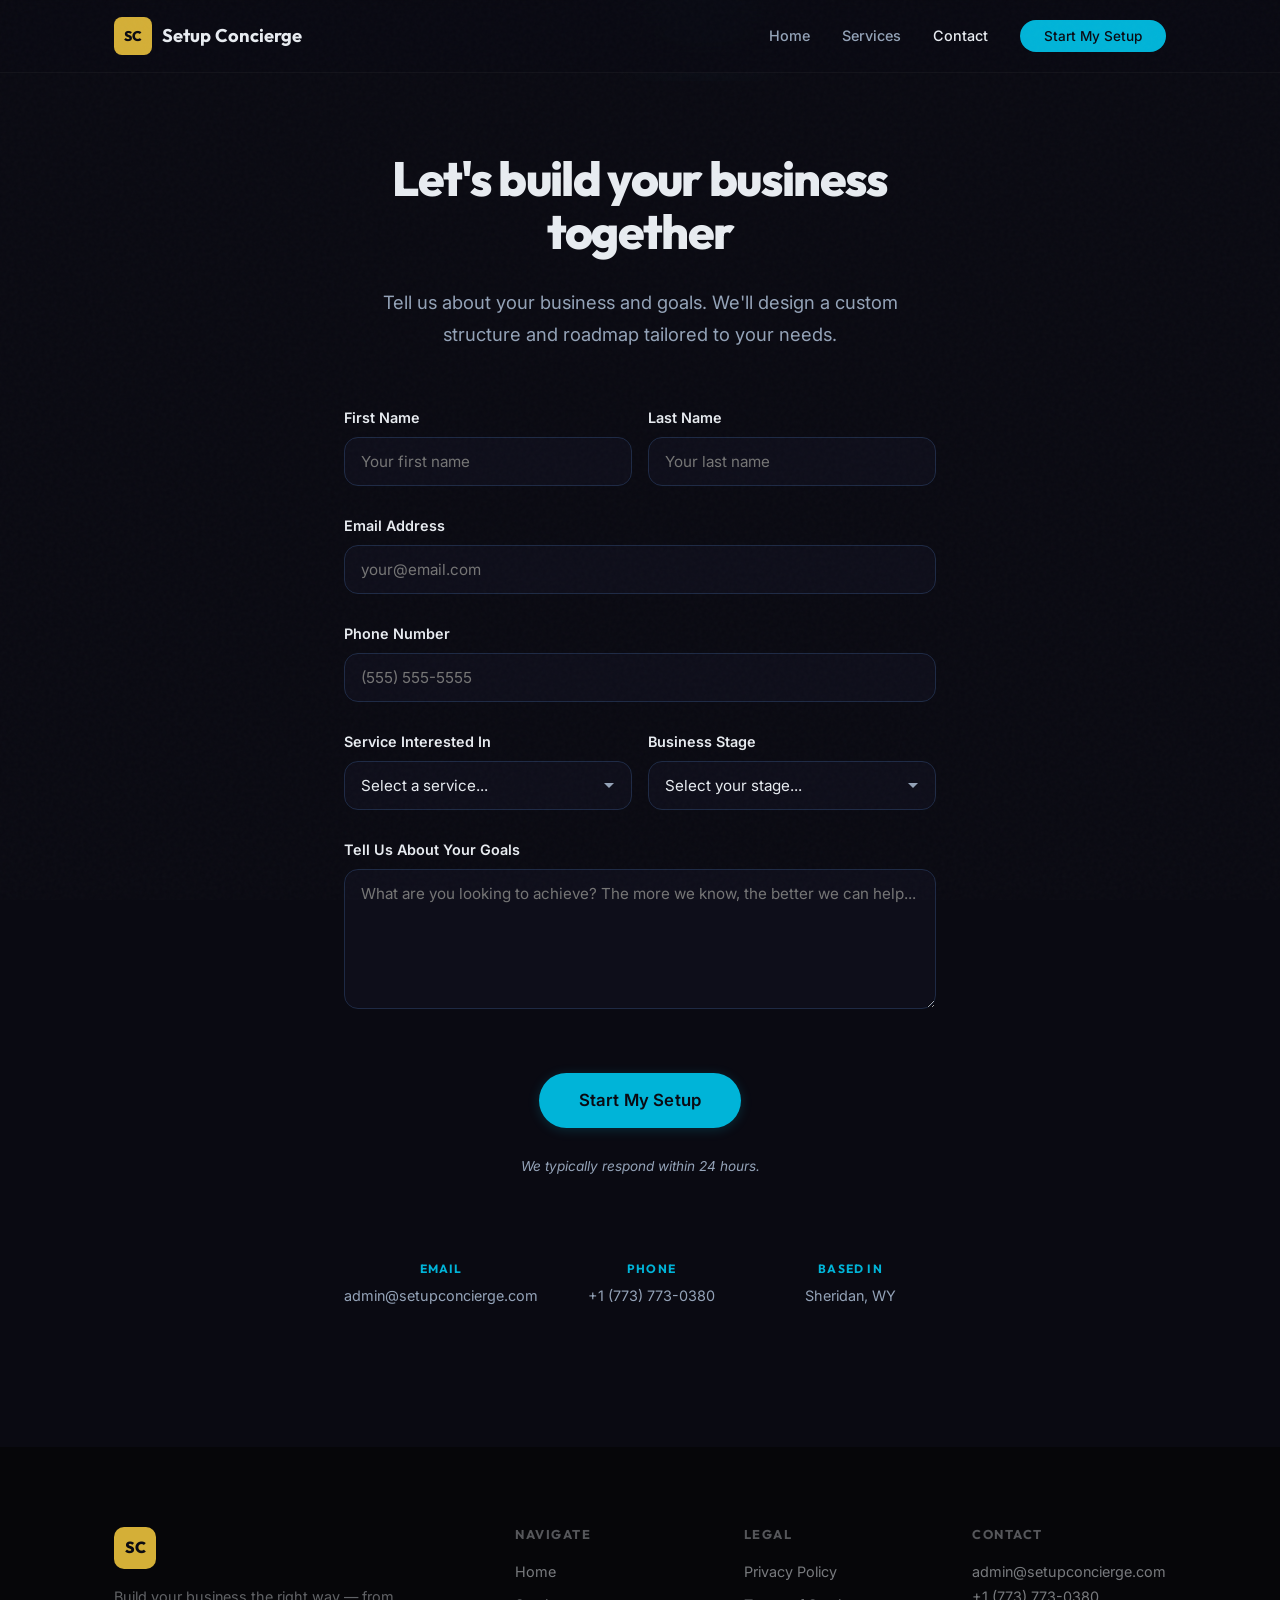
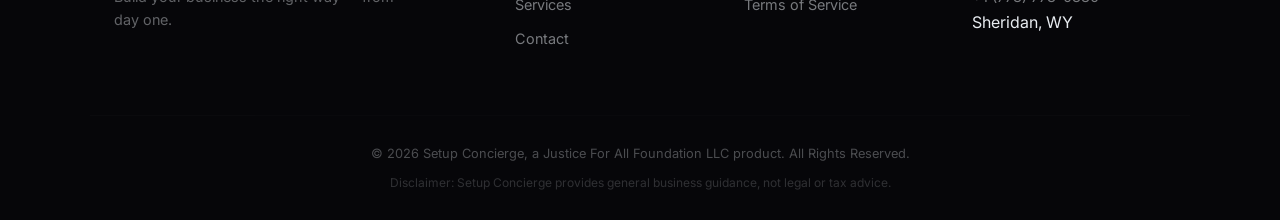
<file: contact.html>
<!DOCTYPE html>
<html lang="en">

<head>
  <meta charset="UTF-8" />
  <meta name="viewport" content="width=device-width, initial-scale=1.0" />
  <title>Contact — Setup Concierge | Start Your Business Setup</title>
  <meta name="description" content="Start your business setup with Setup Concierge. Complete our intake form and we'll design the right structure for your business." />
  <meta property="og:title" content="Contact Setup Concierge — Start My Setup" />
  <meta property="og:description" content="Complete our intake form and we'll design the right structure for your business." />
  <meta property="og:image" content="https://setupconcierge.com/og-image.png" />
  <meta name="twitter:card" content="summary_large_image" />
  <meta name="twitter:image" content="https://setupconcierge.com/og-image.png" />
  <link rel="icon" type="image/png" href="./images/favicon.png" />
  <link rel="apple-touch-icon" href="./images/favicon.png" />
  <script defer data-domain="setupconcierge.com" src="https://plausible.io/js/script.js"></script>
  <link rel="preconnect" href="https://fonts.googleapis.com" />
  <link rel="preconnect" href="https://fonts.gstatic.com" crossorigin />
  <link href="https://fonts.googleapis.com/css2?family=Outfit:wght@400;600;700;800&family=Inter:wght@300;400;500;600&display=swap" rel="stylesheet" />
  <link rel="stylesheet" href="./css/variables.css" />
  <link rel="stylesheet" href="./css/reset.css" />
  <link rel="stylesheet" href="./css/styles.css" />
  <link rel="stylesheet" href="./css/responsive.css" />
</head>

<body>
  <div class="page-loader" aria-hidden="true"></div>

  <!-- Navigation -->
  <nav class="nav" id="nav">
    <div class="nav__container">
      <a href="/" class="nav__logo">
        <div class="nav__logo-emblem">SC</div>
        <span class="nav__logo-text">Setup Concierge</span>
      </a>
      <ul class="nav__links" id="navLinks">
        <li><a href="/" class="nav__link">Home</a></li>
        <li><a href="./services.html" class="nav__link">Services</a></li>
        <li><a href="./contact.html" class="nav__link nav__link--active">Contact</a></li>
        <li><a href="./contact.html" class="nav__link nav__link--cta">Start My Setup</a></li>
      </ul>
      <button class="nav__hamburger" id="navHamburger" aria-label="Toggle navigation menu">
        <span></span><span></span><span></span>
      </button>
    </div>
  </nav>

  <!-- Hero -->
  <section class="contact-hero">
    <div class="contact-hero__inner">
      <h1 class="hero__title">
        Let's build your business together
      </h1>
      <p class="hero__subtitle">
        Tell us about your business and goals. We'll design a custom structure and roadmap tailored to your needs.
      </p>
    </div>
  </section>

  <!-- Contact Form -->
  <section class="contact-form-section">
    <form class="contact-form" data-animate="fade-up" id="intakeForm" action="https://formsubmit.co/admin@setupconcierge.com" method="POST">
      <div class="form-row">
        <div class="form-group">
          <label for="firstName">First Name</label>
          <input type="text" id="firstName" name="firstName" placeholder="Your first name" required />
        </div>
        <div class="form-group">
          <label for="lastName">Last Name</label>
          <input type="text" id="lastName" name="lastName" placeholder="Your last name" required />
        </div>
      </div>

      <div class="form-group">
        <label for="email">Email Address</label>
        <input type="email" id="email" name="email" placeholder="your@email.com" required />
      </div>

      <div class="form-group">
        <label for="phone">Phone Number</label>
        <input type="tel" id="phone" name="phone" placeholder="(555) 555-5555" />
      </div>

      <div class="form-row">
        <div class="form-group">
          <label for="serviceType">Service Interested In</label>
          <select id="serviceType" name="serviceType" required>
            <option value="" disabled selected>Select a service...</option>
            <option value="business-setup">Business Setup</option>
            <option value="trust-estate">Private Trust Estate Setup</option>
            <option value="both">Both</option>
            <option value="not-sure">Not Sure Yet</option>
          </select>
        </div>
        <div class="form-group">
          <label for="businessStage">Business Stage</label>
          <select id="businessStage" name="businessStage" required>
            <option value="" disabled selected>Select your stage...</option>
            <option value="idea">Just an Idea</option>
            <option value="starting">Starting (No Filing Yet)</option>
            <option value="existing">Existing Business</option>
            <option value="restructuring">Restructuring</option>
          </select>
        </div>
      </div>

      <div class="form-group">
        <label for="message">Tell Us About Your Goals</label>
        <textarea id="message" name="message" placeholder="What are you looking to achieve? The more we know, the better we can help..."></textarea>
      </div>

      <input type="hidden" name="_subject" value="New Setup Concierge Intake" />
      <input type="hidden" name="source" value="contact-intake-form" />
      <input type="hidden" name="_next" value="https://setupconcierge.com/thank-you.html?source=contact" />
      <input type="hidden" name="_template" value="table" />
      <input type="hidden" name="_autoresponse" value="Thank you for reaching out to Setup Concierge! We've received your information and will be in touch within 24 hours." />
      <input type="text" name="_honey" style="display:none" />

      <div class="form-submit">
        <button type="submit" class="btn btn--primary btn--lg">Start My Setup</button>
      </div>
    </form>

    <p class="response-promise" data-animate="fade-up">We typically respond within 24 hours.</p>

    <!-- Contact Info -->
    <div class="contact-info" data-stagger>
      <div class="contact-info__item">
        <h4>Email</h4>
        <p><a href="mailto:admin@setupconcierge.com">admin@setupconcierge.com</a></p>
      </div>
      <div class="contact-info__item">
        <h4>Phone</h4>
        <p><a href="tel:+17737730380">+1 (773) 773-0380</a></p>
      </div>
      <div class="contact-info__item">
        <h4>Based In</h4>
        <p>Sheridan, WY</p>
      </div>
    </div>
  </section>

  <!-- Footer -->
  <footer class="footer" id="footer">
    <div class="footer__container">
      <div class="footer__brand">
        <div class="footer__logo-emblem">SC</div>
        <p class="footer__tagline">Build your business the right way — from day one.</p>
      </div>
      <div class="footer__links">
        <h4>Navigate</h4>
        <ul>
          <li><a href="/">Home</a></li>
          <li><a href="./services.html">Services</a></li>
          <li><a href="./contact.html">Contact</a></li>
        </ul>
      </div>
      <div class="footer__links">
        <h4>Legal</h4>
        <ul>
          <li><a href="./privacy.html">Privacy Policy</a></li>
          <li><a href="./terms.html">Terms of Service</a></li>
        </ul>
      </div>
      <div class="footer__contact">
        <h4>Contact</h4>
        <p><a href="mailto:admin@setupconcierge.com">admin@setupconcierge.com</a></p>
        <p><a href="tel:+17737730380">+1 (773) 773-0380</a></p>
        <p>Sheridan, WY</p>
      </div>
    </div>
    <div class="footer__bottom">
      <p>© 2026 Setup Concierge, a Justice For All Foundation LLC product. All Rights Reserved.</p>
      <p class="footer__disclaimer">Disclaimer: Setup Concierge provides general business guidance, not legal or tax advice.</p>
    </div>
  </footer>

  <script src="./js/main.js"></script>
</body>

</html>
</file>
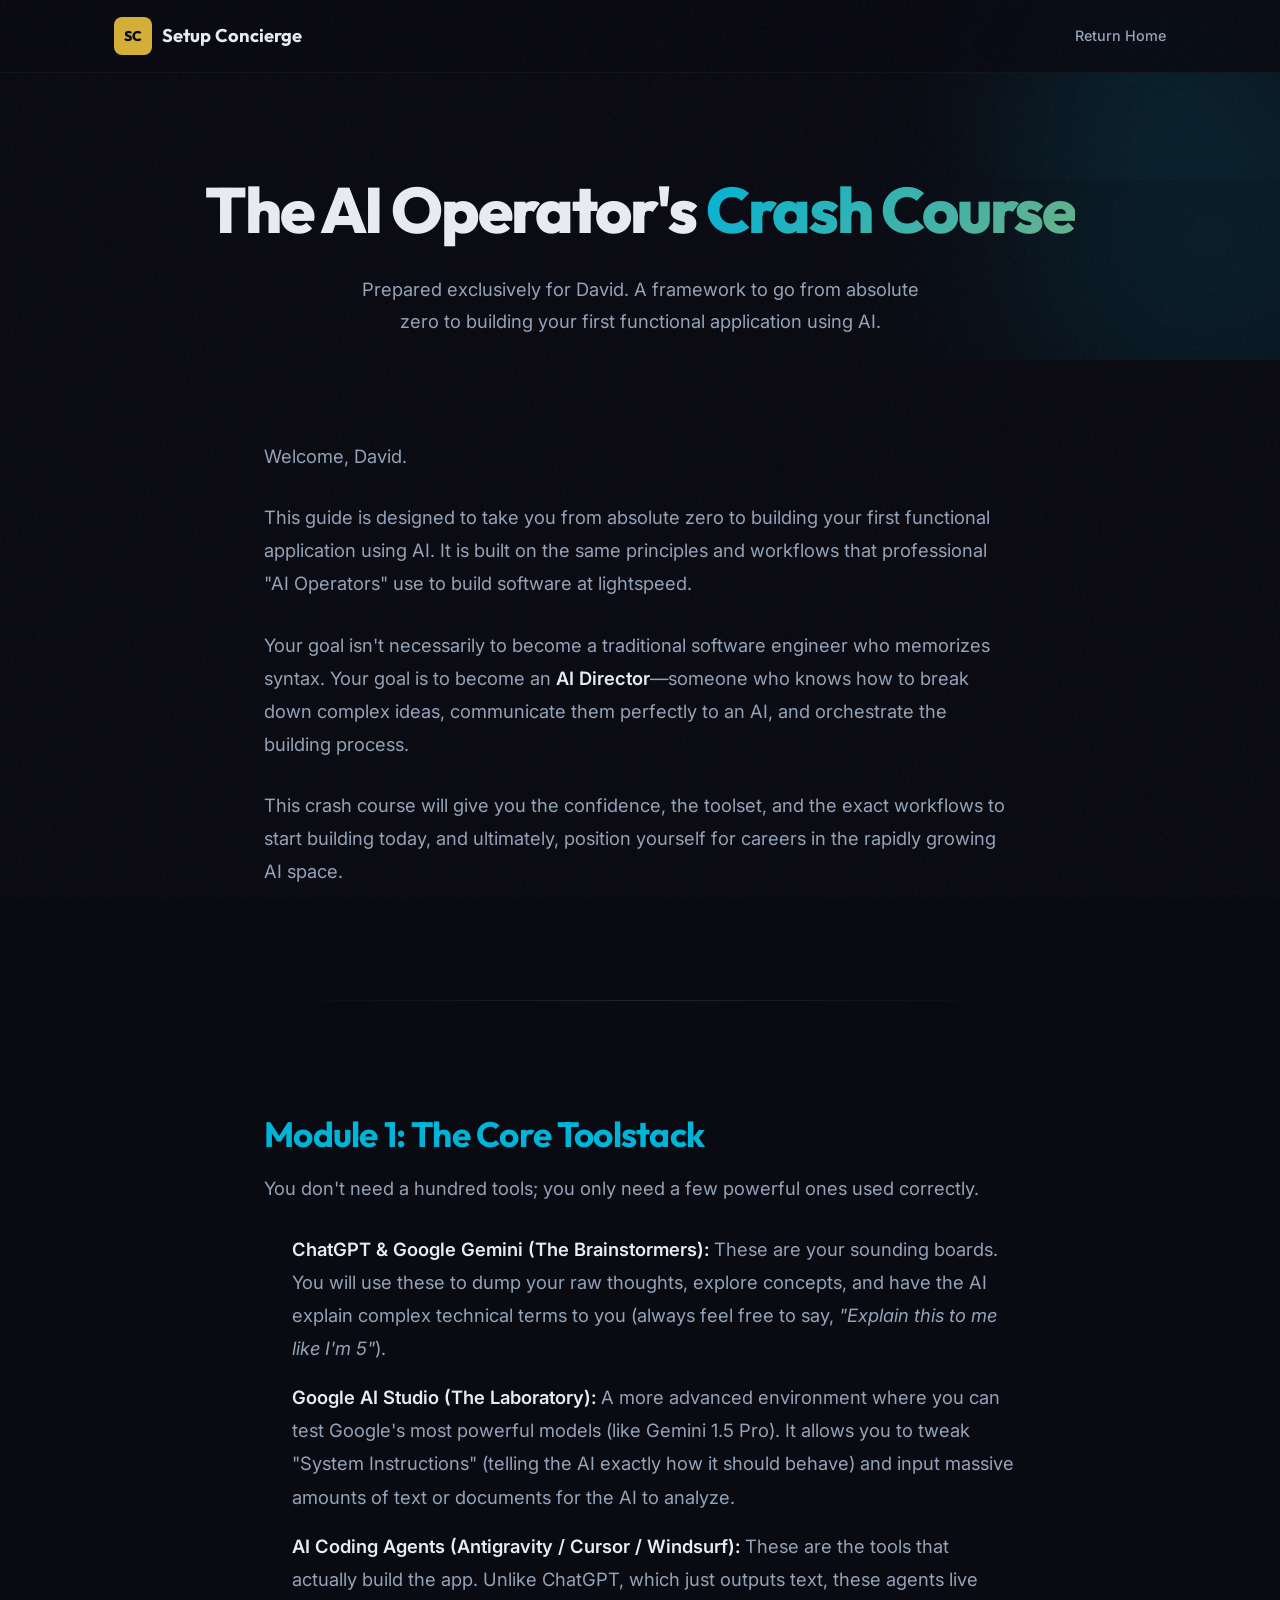
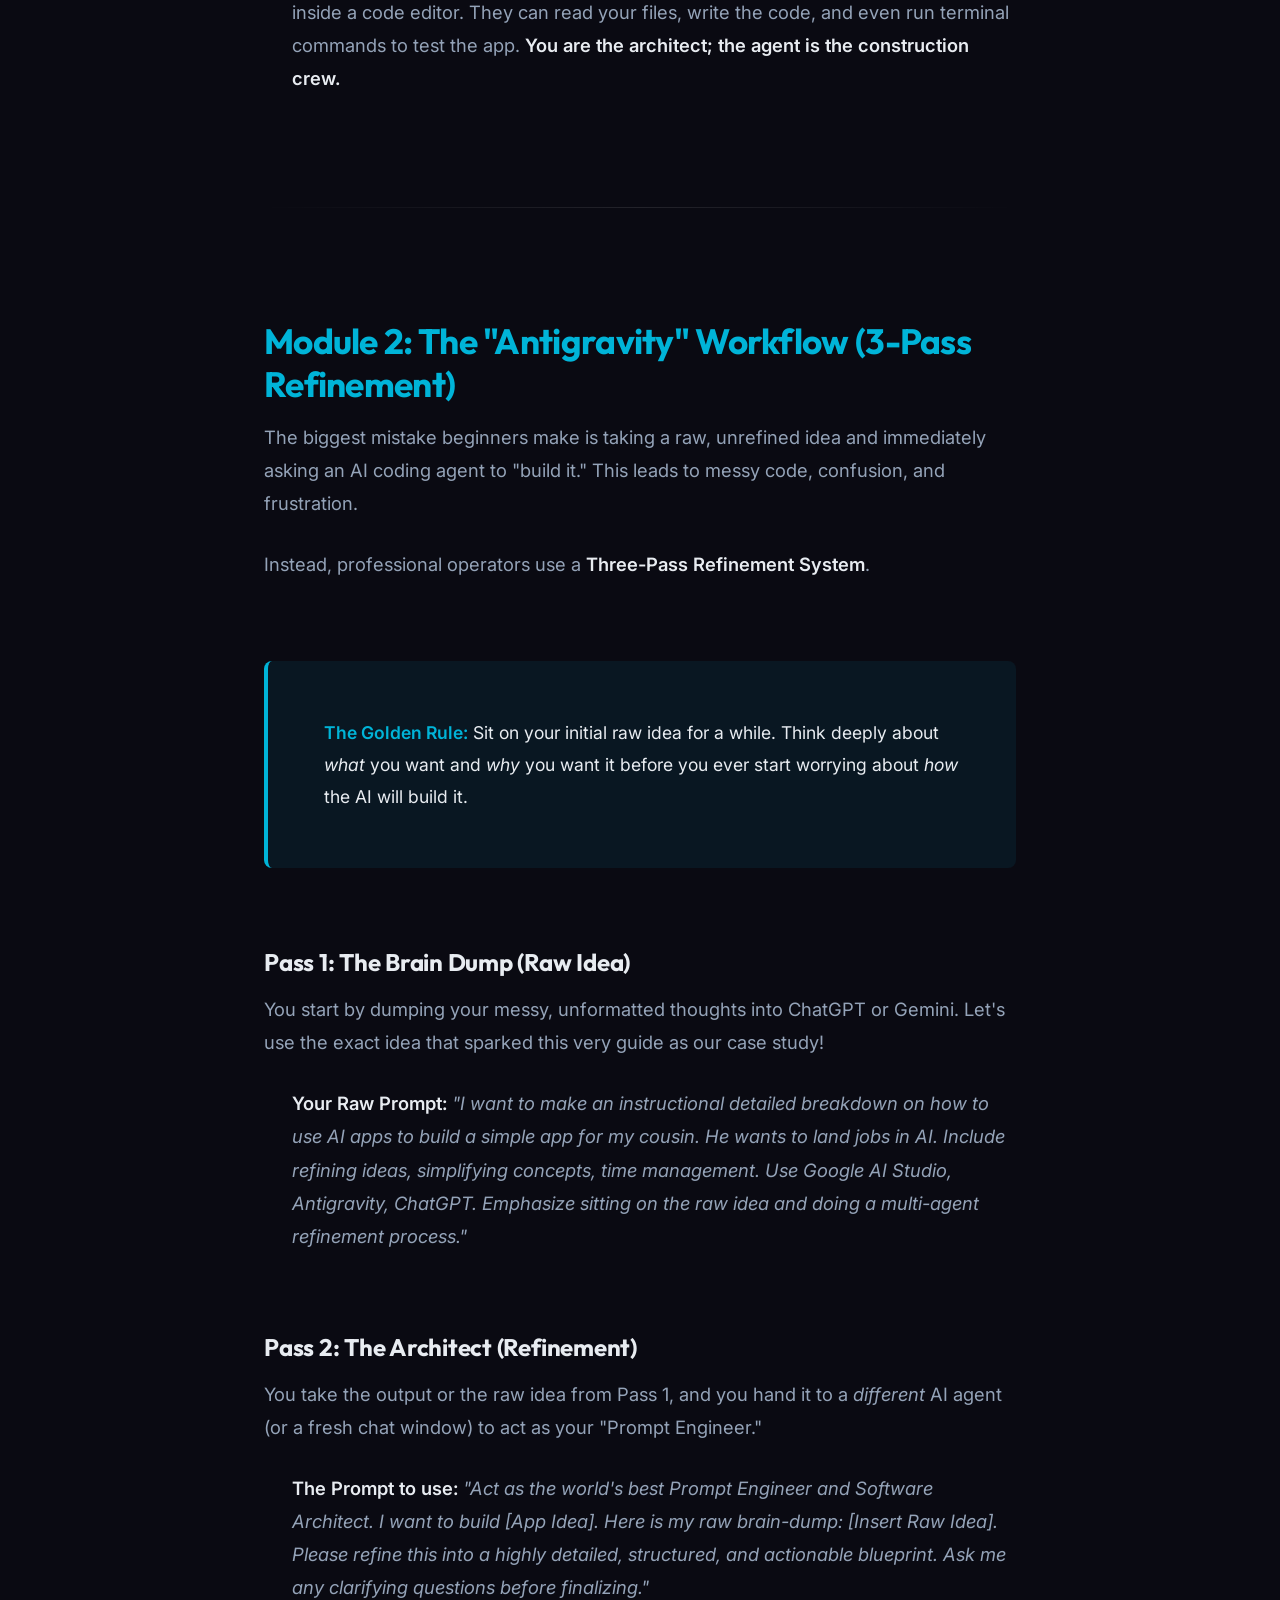
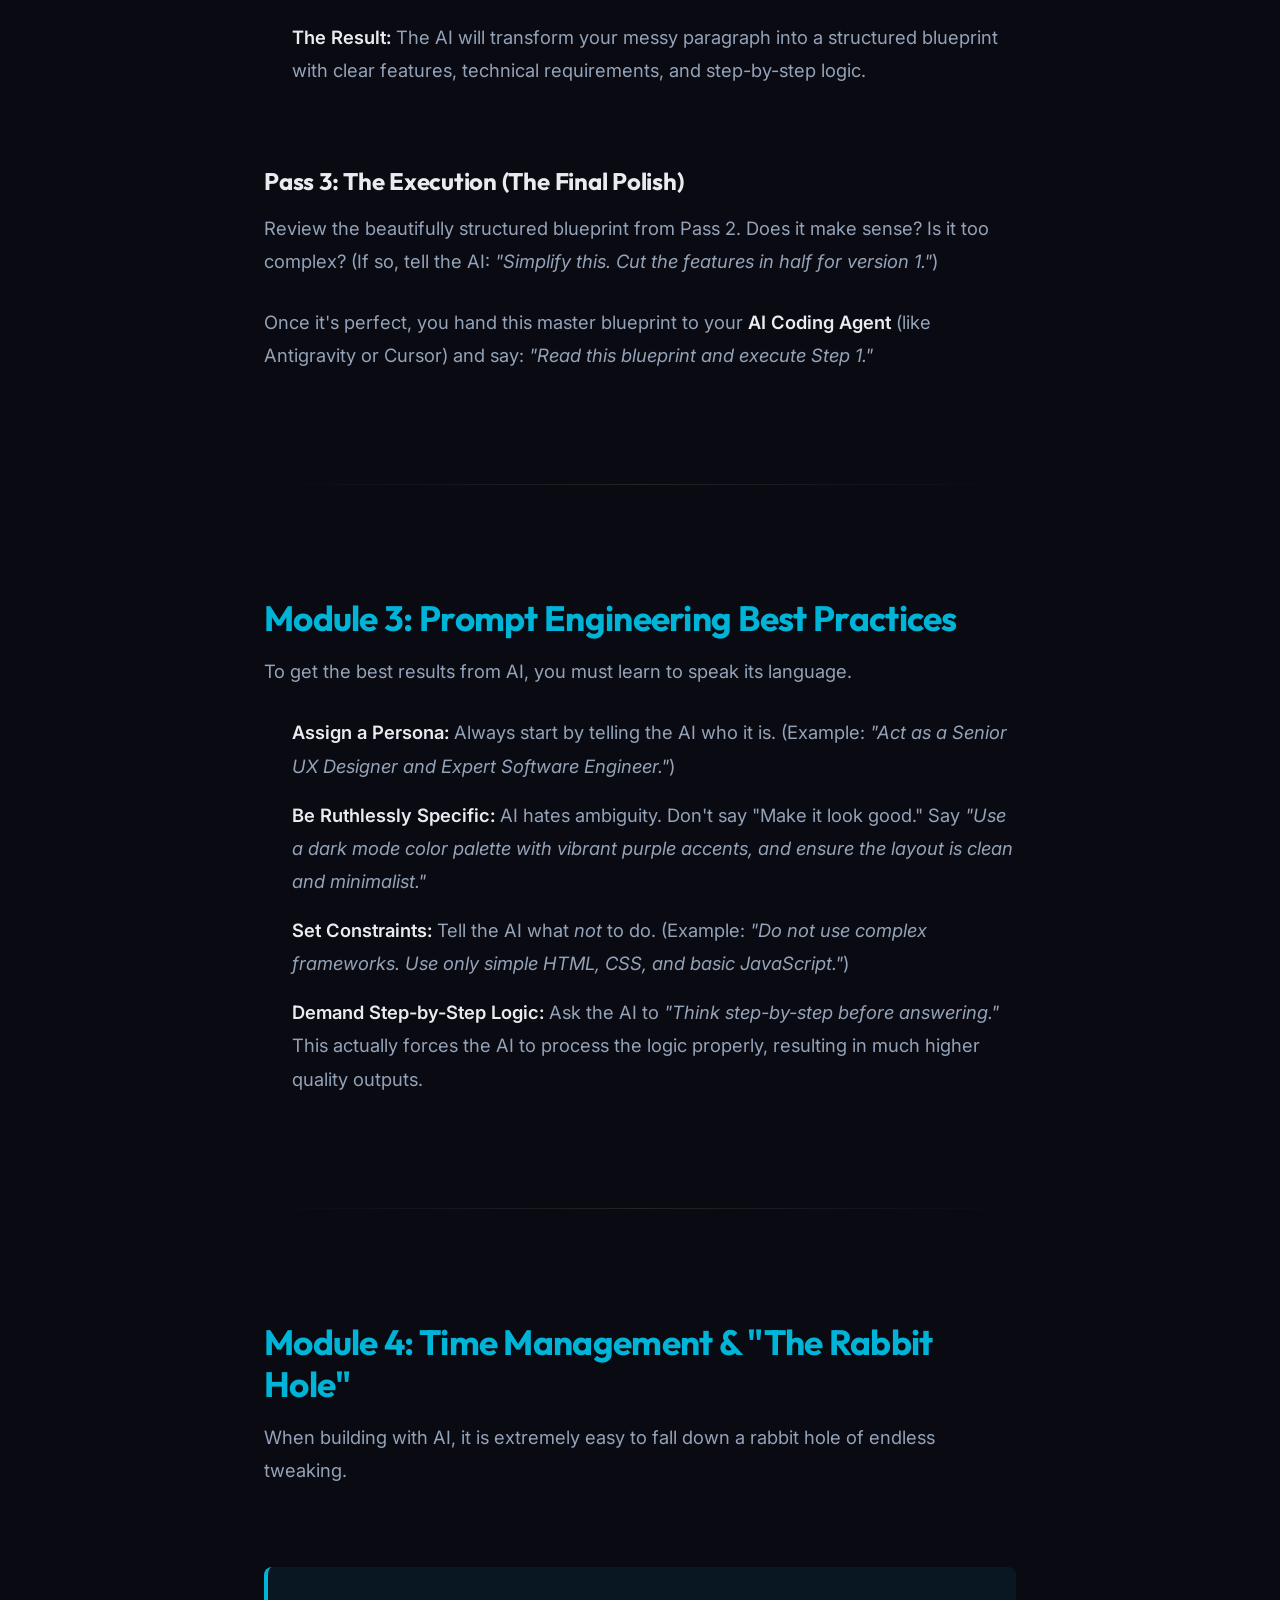
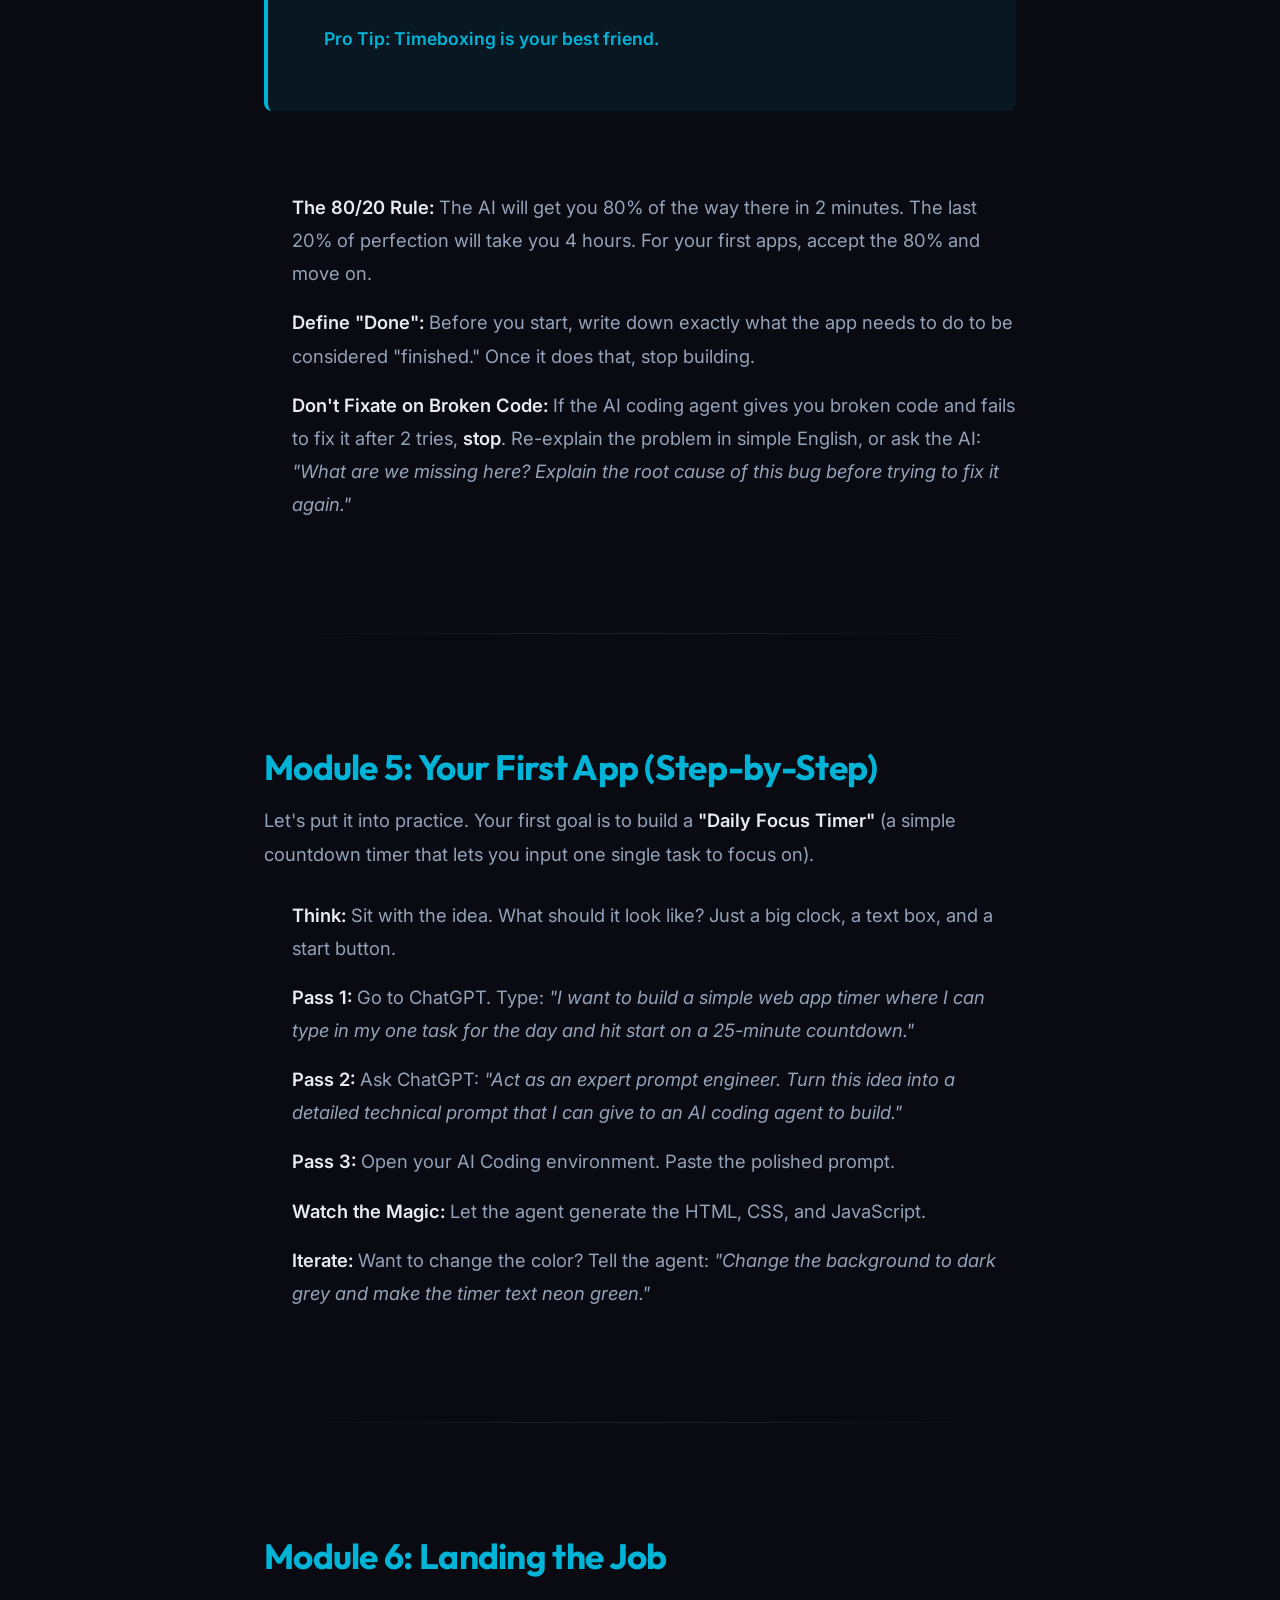
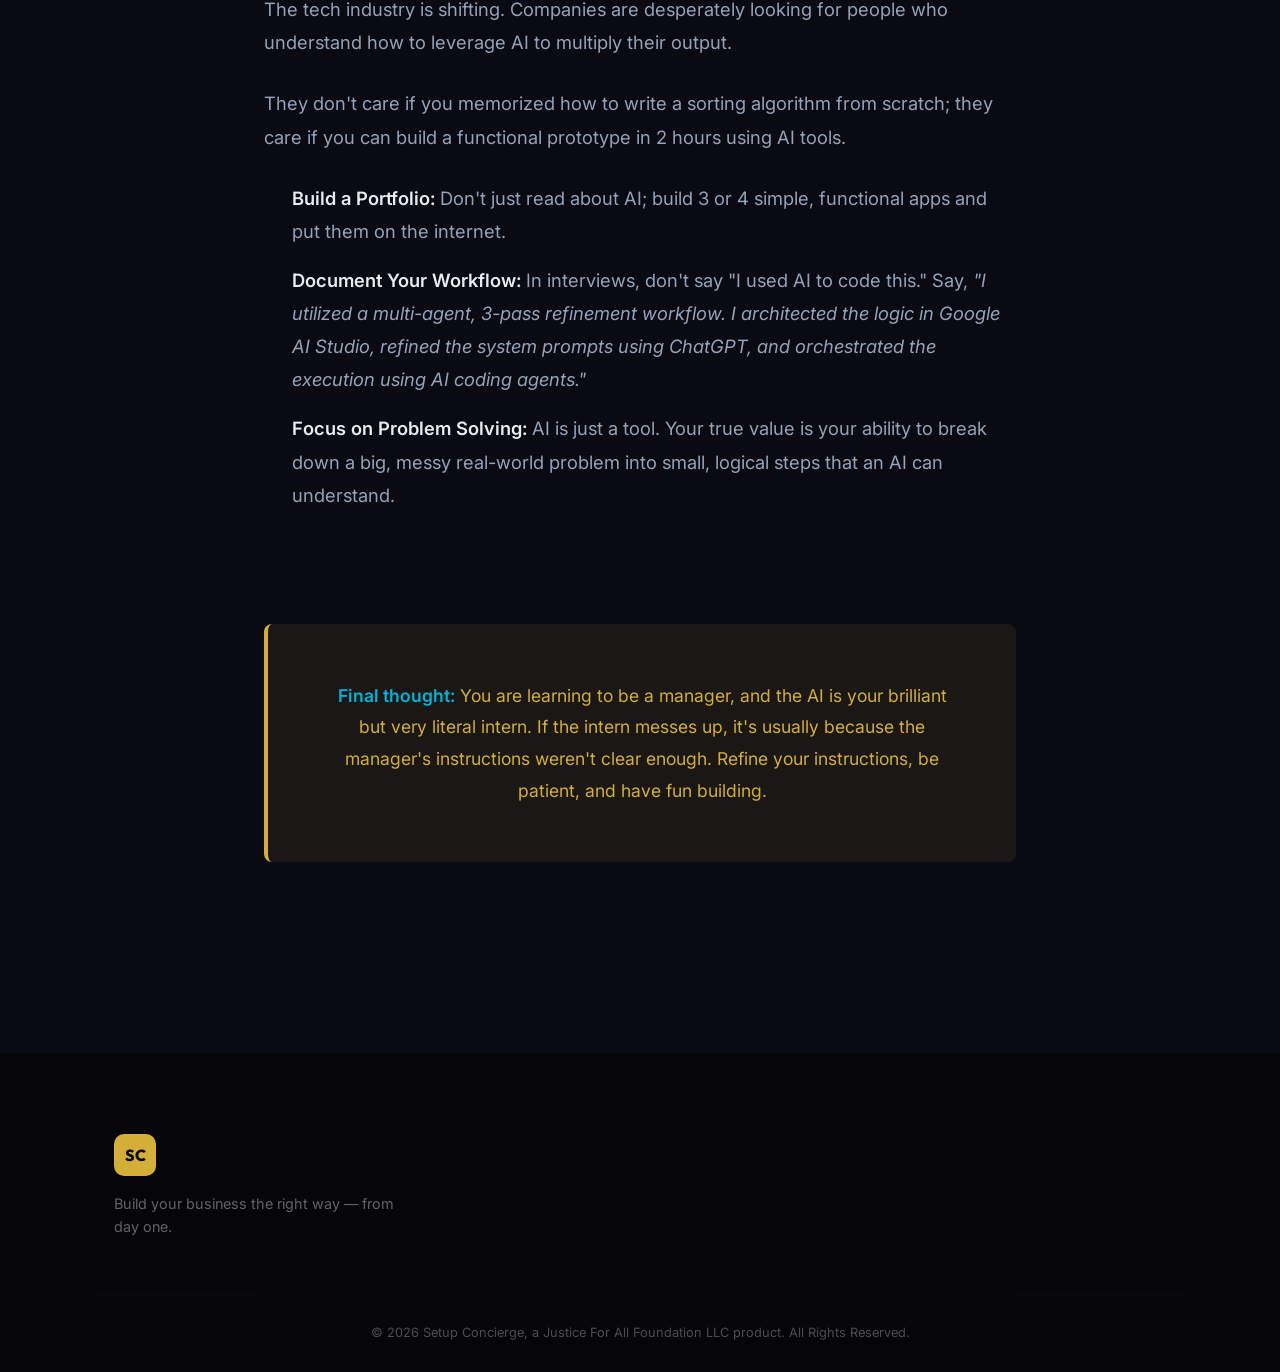
<file: david.html>
<!DOCTYPE html>
<html lang="en">
<head>
  <meta charset="UTF-8" />
  <meta name="viewport" content="width=device-width, initial-scale=1.0" />
  <meta name="robots" content="noindex, nofollow" /> <!-- Hidden from search engines -->
  <title>David's AI Crash Course | Setup Concierge</title>
  <link rel="icon" type="image/png" href="./images/favicon.png" />
  <!-- Fonts -->
  <link rel="preconnect" href="https://fonts.googleapis.com" />
  <link rel="preconnect" href="https://fonts.gstatic.com" crossorigin />
  <link href="https://fonts.googleapis.com/css2?family=Outfit:wght@400;600;700;800&family=Inter:wght@300;400;500;600&display=swap" rel="stylesheet" />
  <!-- Styles -->
  <link rel="stylesheet" href="./css/variables.css" />
  <link rel="stylesheet" href="./css/reset.css" />
  <link rel="stylesheet" href="./css/styles.css" />
  <link rel="stylesheet" href="./css/responsive.css" />
  <style>
    .course-content {
      padding-top: var(--space-xl);
      padding-bottom: var(--space-2xl);
      max-width: 800px;
      margin: 0 auto;
    }
    .course-content h2 {
      font-size: 2.2rem;
      color: var(--color-primary);
      margin-top: var(--space-2xl);
      margin-bottom: var(--space-sm);
      letter-spacing: -0.02em;
    }
    .course-content h3 {
      font-size: 1.5rem;
      color: var(--color-text);
      margin-top: var(--space-xl);
      margin-bottom: var(--space-sm);
      letter-spacing: -0.01em;
    }
    .course-content p {
      font-size: 1.15rem;
      color: var(--color-text-light);
      line-height: 1.8;
      margin-bottom: var(--space-md);
    }
    .course-content ul, .course-content ol {
      margin-bottom: var(--space-lg);
      padding-left: var(--space-md);
    }
    .course-content li {
      font-size: 1.15rem;
      color: var(--color-text-light);
      line-height: 1.8;
      margin-bottom: var(--space-sm);
    }
    .course-content strong {
      color: var(--color-text);
      font-weight: 600;
    }
    .course-content .alert-box {
      background: rgba(var(--color-primary-rgb), 0.08);
      border-left: 4px solid var(--color-primary);
      padding: var(--space-lg);
      border-radius: var(--radius-sm);
      margin: var(--space-xl) 0;
    }
    .course-content .alert-box p {
      margin-bottom: 0;
      color: var(--color-text);
      font-size: 1.1rem;
    }
    .course-content .alert-box strong {
      color: var(--color-primary);
    }
    .course-content hr {
      border: 0;
      height: 1px;
      background: linear-gradient(90deg, transparent, rgba(255, 255, 255, 0.1), transparent);
      margin: var(--space-2xl) 0;
    }
    
    /* Override Hero for the internal page */
    .hero--internal {
      min-height: 40vh;
      padding-bottom: 0;
    }
  </style>
</head>
<body>
  <!-- Page Loader -->
  <div class="page-loader" aria-hidden="true"></div>

  <!-- Navigation -->
  <nav class="nav" id="nav">
    <div class="nav__container">
      <a href="/" class="nav__logo">
        <div class="nav__logo-emblem">SC</div>
        <span class="nav__logo-text">Setup Concierge</span>
      </a>
      <ul class="nav__links" id="navLinks">
        <li><a href="/" class="nav__link">Return Home</a></li>
      </ul>
    </div>
  </nav>

  <!-- Hero Section -->
  <section class="hero hero--internal" id="hero">
    <div class="hero__decoration hero__decoration--1"></div>
    <div class="hero__split" style="grid-template-columns: 1fr; text-align: center;">
      <div class="hero__content" style="text-align: center; margin: 0 auto; max-width: 900px;">
        <h1 class="hero__title">
          The AI Operator's <span class="text-gradient">Crash Course</span>
        </h1>
        <p class="hero__subtitle" style="margin: 0 auto; max-width: 600px;">
          Prepared exclusively for David. A framework to go from absolute zero to building your first functional application using AI.
        </p>
      </div>
    </div>
  </section>

  <!-- Course Content -->
  <section class="course-content container">
    <p>Welcome, David.</p>
    <p>This guide is designed to take you from absolute zero to building your first functional application using AI. It is built on the same principles and workflows that professional "AI Operators" use to build software at lightspeed.</p>
    <p>Your goal isn't necessarily to become a traditional software engineer who memorizes syntax. Your goal is to become an <strong>AI Director</strong>—someone who knows how to break down complex ideas, communicate them perfectly to an AI, and orchestrate the building process.</p>
    <p>This crash course will give you the confidence, the toolset, and the exact workflows to start building today, and ultimately, position yourself for careers in the rapidly growing AI space.</p>
    
    <hr>

    <h2>Module 1: The Core Toolstack</h2>
    <p>You don't need a hundred tools; you only need a few powerful ones used correctly.</p>
    <ol>
      <li><strong>ChatGPT & Google Gemini (The Brainstormers):</strong> These are your sounding boards. You will use these to dump your raw thoughts, explore concepts, and have the AI explain complex technical terms to you (always feel free to say, <em>"Explain this to me like I'm 5"</em>).</li>
      <li><strong>Google AI Studio (The Laboratory):</strong> A more advanced environment where you can test Google's most powerful models (like Gemini 1.5 Pro). It allows you to tweak "System Instructions" (telling the AI exactly how it should behave) and input massive amounts of text or documents for the AI to analyze.</li>
      <li><strong>AI Coding Agents (Antigravity / Cursor / Windsurf):</strong> These are the tools that actually build the app. Unlike ChatGPT, which just outputs text, these agents live inside a code editor. They can read your files, write the code, and even run terminal commands to test the app. <strong>You are the architect; the agent is the construction crew.</strong></li>
    </ol>

    <hr>

    <h2>Module 2: The "Antigravity" Workflow (3-Pass Refinement)</h2>
    <p>The biggest mistake beginners make is taking a raw, unrefined idea and immediately asking an AI coding agent to "build it." This leads to messy code, confusion, and frustration.</p>
    <p>Instead, professional operators use a <strong>Three-Pass Refinement System</strong>.</p>
    
    <div class="alert-box">
      <p><strong>The Golden Rule:</strong> Sit on your initial raw idea for a while. Think deeply about <em>what</em> you want and <em>why</em> you want it before you ever start worrying about <em>how</em> the AI will build it.</p>
    </div>

    <h3>Pass 1: The Brain Dump (Raw Idea)</h3>
    <p>You start by dumping your messy, unformatted thoughts into ChatGPT or Gemini. Let's use the exact idea that sparked this very guide as our case study!</p>
    <ul>
      <li><strong>Your Raw Prompt:</strong> <em>"I want to make an instructional detailed breakdown on how to use AI apps to build a simple app for my cousin. He wants to land jobs in AI. Include refining ideas, simplifying concepts, time management. Use Google AI Studio, Antigravity, ChatGPT. Emphasize sitting on the raw idea and doing a multi-agent refinement process."</em></li>
    </ul>

    <h3>Pass 2: The Architect (Refinement)</h3>
    <p>You take the output or the raw idea from Pass 1, and you hand it to a <em>different</em> AI agent (or a fresh chat window) to act as your "Prompt Engineer."</p>
    <ul>
      <li><strong>The Prompt to use:</strong> <em>"Act as the world's best Prompt Engineer and Software Architect. I want to build [App Idea]. Here is my raw brain-dump: [Insert Raw Idea]. Please refine this into a highly detailed, structured, and actionable blueprint. Ask me any clarifying questions before finalizing."</em></li>
      <li><strong>The Result:</strong> The AI will transform your messy paragraph into a structured blueprint with clear features, technical requirements, and step-by-step logic.</li>
    </ul>

    <h3>Pass 3: The Execution (The Final Polish)</h3>
    <p>Review the beautifully structured blueprint from Pass 2. Does it make sense? Is it too complex? (If so, tell the AI: <em>"Simplify this. Cut the features in half for version 1."</em>)</p>
    <p>Once it's perfect, you hand this master blueprint to your <strong>AI Coding Agent</strong> (like Antigravity or Cursor) and say: <em>"Read this blueprint and execute Step 1."</em></p>

    <hr>

    <h2>Module 3: Prompt Engineering Best Practices</h2>
    <p>To get the best results from AI, you must learn to speak its language.</p>
    <ol>
      <li><strong>Assign a Persona:</strong> Always start by telling the AI who it is. (Example: <em>"Act as a Senior UX Designer and Expert Software Engineer."</em>)</li>
      <li><strong>Be Ruthlessly Specific:</strong> AI hates ambiguity. Don't say "Make it look good." Say <em>"Use a dark mode color palette with vibrant purple accents, and ensure the layout is clean and minimalist."</em></li>
      <li><strong>Set Constraints:</strong> Tell the AI what <em>not</em> to do. (Example: <em>"Do not use complex frameworks. Use only simple HTML, CSS, and basic JavaScript."</em>)</li>
      <li><strong>Demand Step-by-Step Logic:</strong> Ask the AI to <em>"Think step-by-step before answering."</em> This actually forces the AI to process the logic properly, resulting in much higher quality outputs.</li>
    </ol>

    <hr>

    <h2>Module 4: Time Management & "The Rabbit Hole"</h2>
    <p>When building with AI, it is extremely easy to fall down a rabbit hole of endless tweaking.</p>
    
    <div class="alert-box">
      <p><strong>Pro Tip: Timeboxing is your best friend.</strong></p>
    </div>
    <ol>
      <li><strong>The 80/20 Rule:</strong> The AI will get you 80% of the way there in 2 minutes. The last 20% of perfection will take you 4 hours. For your first apps, accept the 80% and move on.</li>
      <li><strong>Define "Done":</strong> Before you start, write down exactly what the app needs to do to be considered "finished." Once it does that, stop building.</li>
      <li><strong>Don't Fixate on Broken Code:</strong> If the AI coding agent gives you broken code and fails to fix it after 2 tries, <strong>stop</strong>. Re-explain the problem in simple English, or ask the AI: <em>"What are we missing here? Explain the root cause of this bug before trying to fix it again."</em></li>
    </ol>

    <hr>

    <h2>Module 5: Your First App (Step-by-Step)</h2>
    <p>Let's put it into practice. Your first goal is to build a <strong>"Daily Focus Timer"</strong> (a simple countdown timer that lets you input one single task to focus on).</p>
    <ol>
      <li><strong>Think:</strong> Sit with the idea. What should it look like? Just a big clock, a text box, and a start button.</li>
      <li><strong>Pass 1:</strong> Go to ChatGPT. Type: <em>"I want to build a simple web app timer where I can type in my one task for the day and hit start on a 25-minute countdown."</em></li>
      <li><strong>Pass 2:</strong> Ask ChatGPT: <em>"Act as an expert prompt engineer. Turn this idea into a detailed technical prompt that I can give to an AI coding agent to build."</em></li>
      <li><strong>Pass 3:</strong> Open your AI Coding environment. Paste the polished prompt.</li>
      <li><strong>Watch the Magic:</strong> Let the agent generate the HTML, CSS, and JavaScript.</li>
      <li><strong>Iterate:</strong> Want to change the color? Tell the agent: <em>"Change the background to dark grey and make the timer text neon green."</em></li>
    </ol>

    <hr>

    <h2>Module 6: Landing the Job</h2>
    <p>The tech industry is shifting. Companies are desperately looking for people who understand how to leverage AI to multiply their output.</p>
    <p>They don't care if you memorized how to write a sorting algorithm from scratch; they care if you can build a functional prototype in 2 hours using AI tools.</p>
    <ul>
      <li><strong>Build a Portfolio:</strong> Don't just read about AI; build 3 or 4 simple, functional apps and put them on the internet.</li>
      <li><strong>Document Your Workflow:</strong> In interviews, don't say "I used AI to code this." Say, <em>"I utilized a multi-agent, 3-pass refinement workflow. I architected the logic in Google AI Studio, refined the system prompts using ChatGPT, and orchestrated the execution using AI coding agents."</em></li>
      <li><strong>Focus on Problem Solving:</strong> AI is just a tool. Your true value is your ability to break down a big, messy real-world problem into small, logical steps that an AI can understand.</li>
    </ul>

    <div class="alert-box" style="text-align: center; margin-top: var(--space-2xl); background: rgba(212, 175, 55, 0.08); border-left-color: var(--color-accent);">
      <p style="color: var(--color-accent);"><strong>Final thought:</strong> You are learning to be a manager, and the AI is your brilliant but very literal intern. If the intern messes up, it's usually because the manager's instructions weren't clear enough. Refine your instructions, be patient, and have fun building.</p>
    </div>
  </section>

  <!-- Footer -->
  <footer class="footer" id="footer">
    <div class="footer__container">
      <div class="footer__brand">
        <div class="footer__logo-emblem">SC</div>
        <p class="footer__tagline">Build your business the right way — from day one.</p>
      </div>
    </div>
    <div class="footer__bottom">
      <p>© 2026 Setup Concierge, a Justice For All Foundation LLC product. All Rights Reserved.</p>
    </div>
  </footer>

  <script src="./js/main.js"></script>
</body>
</html>
</file>
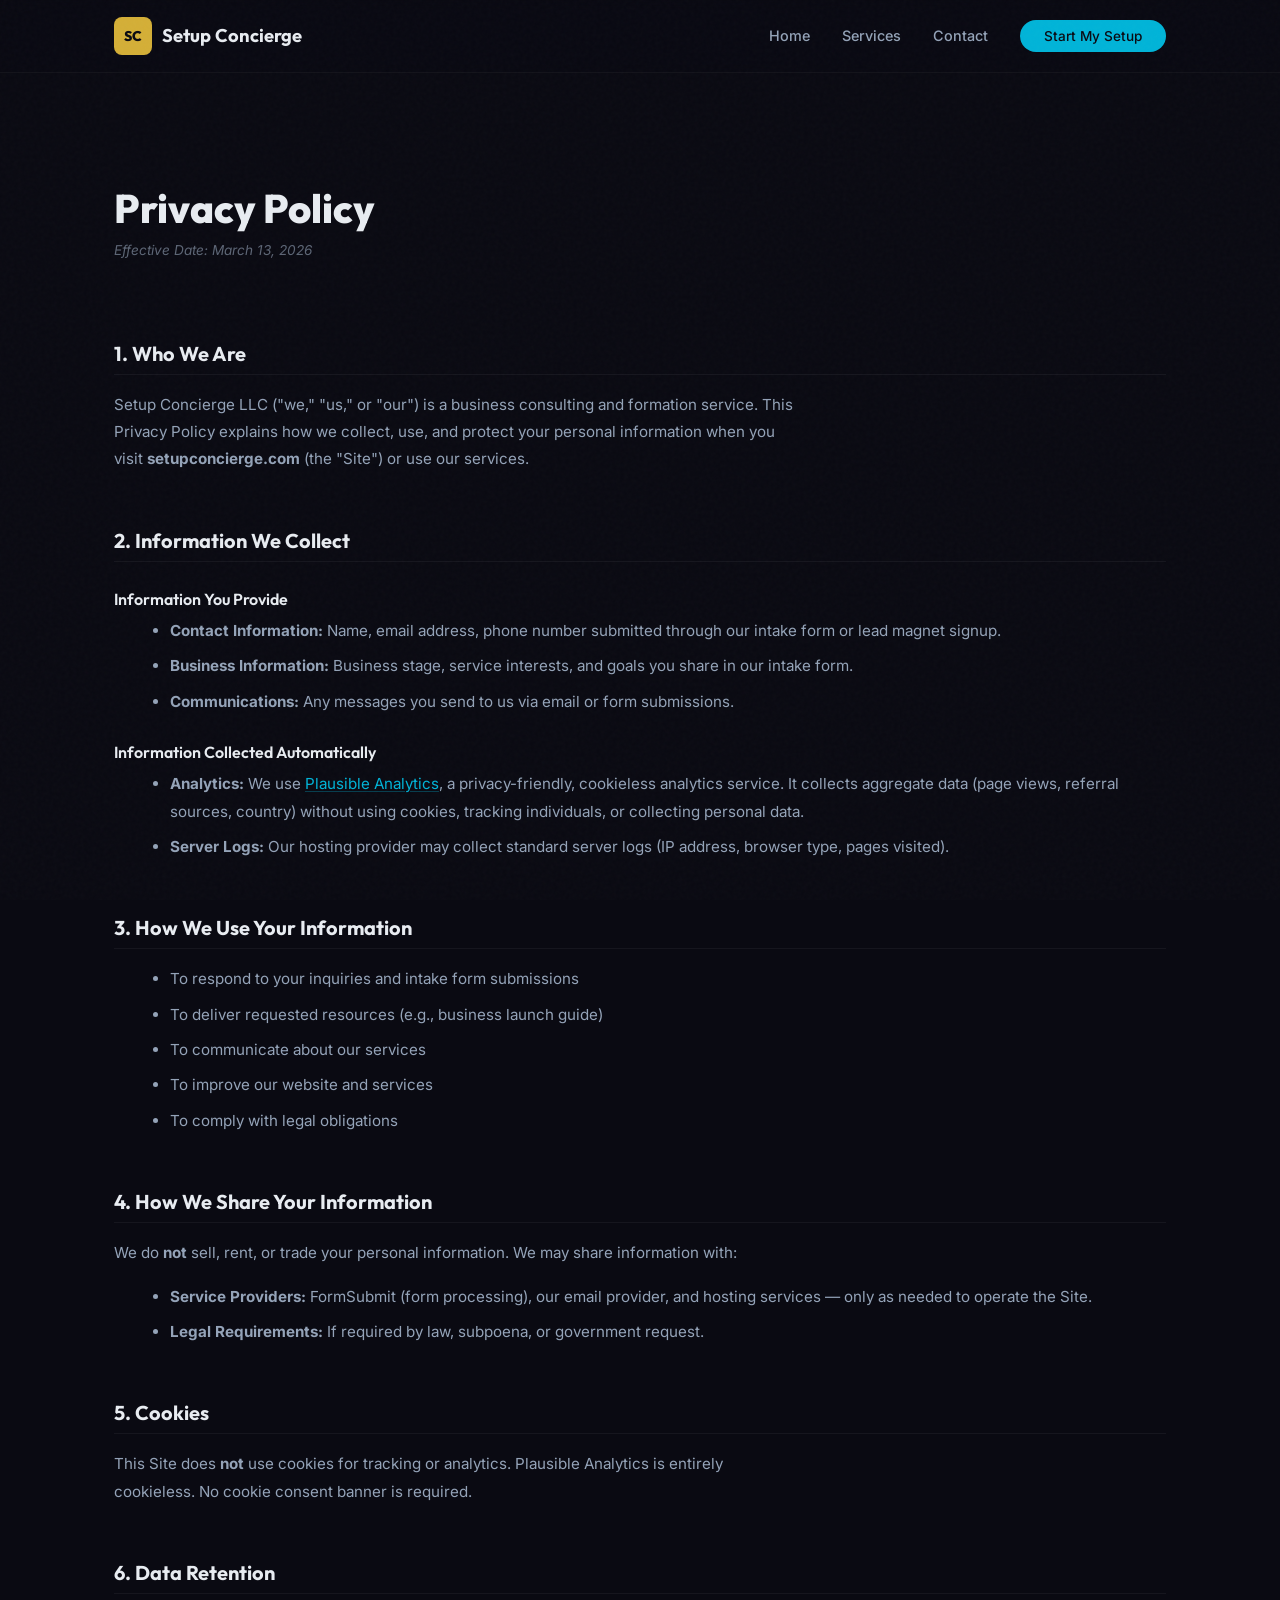
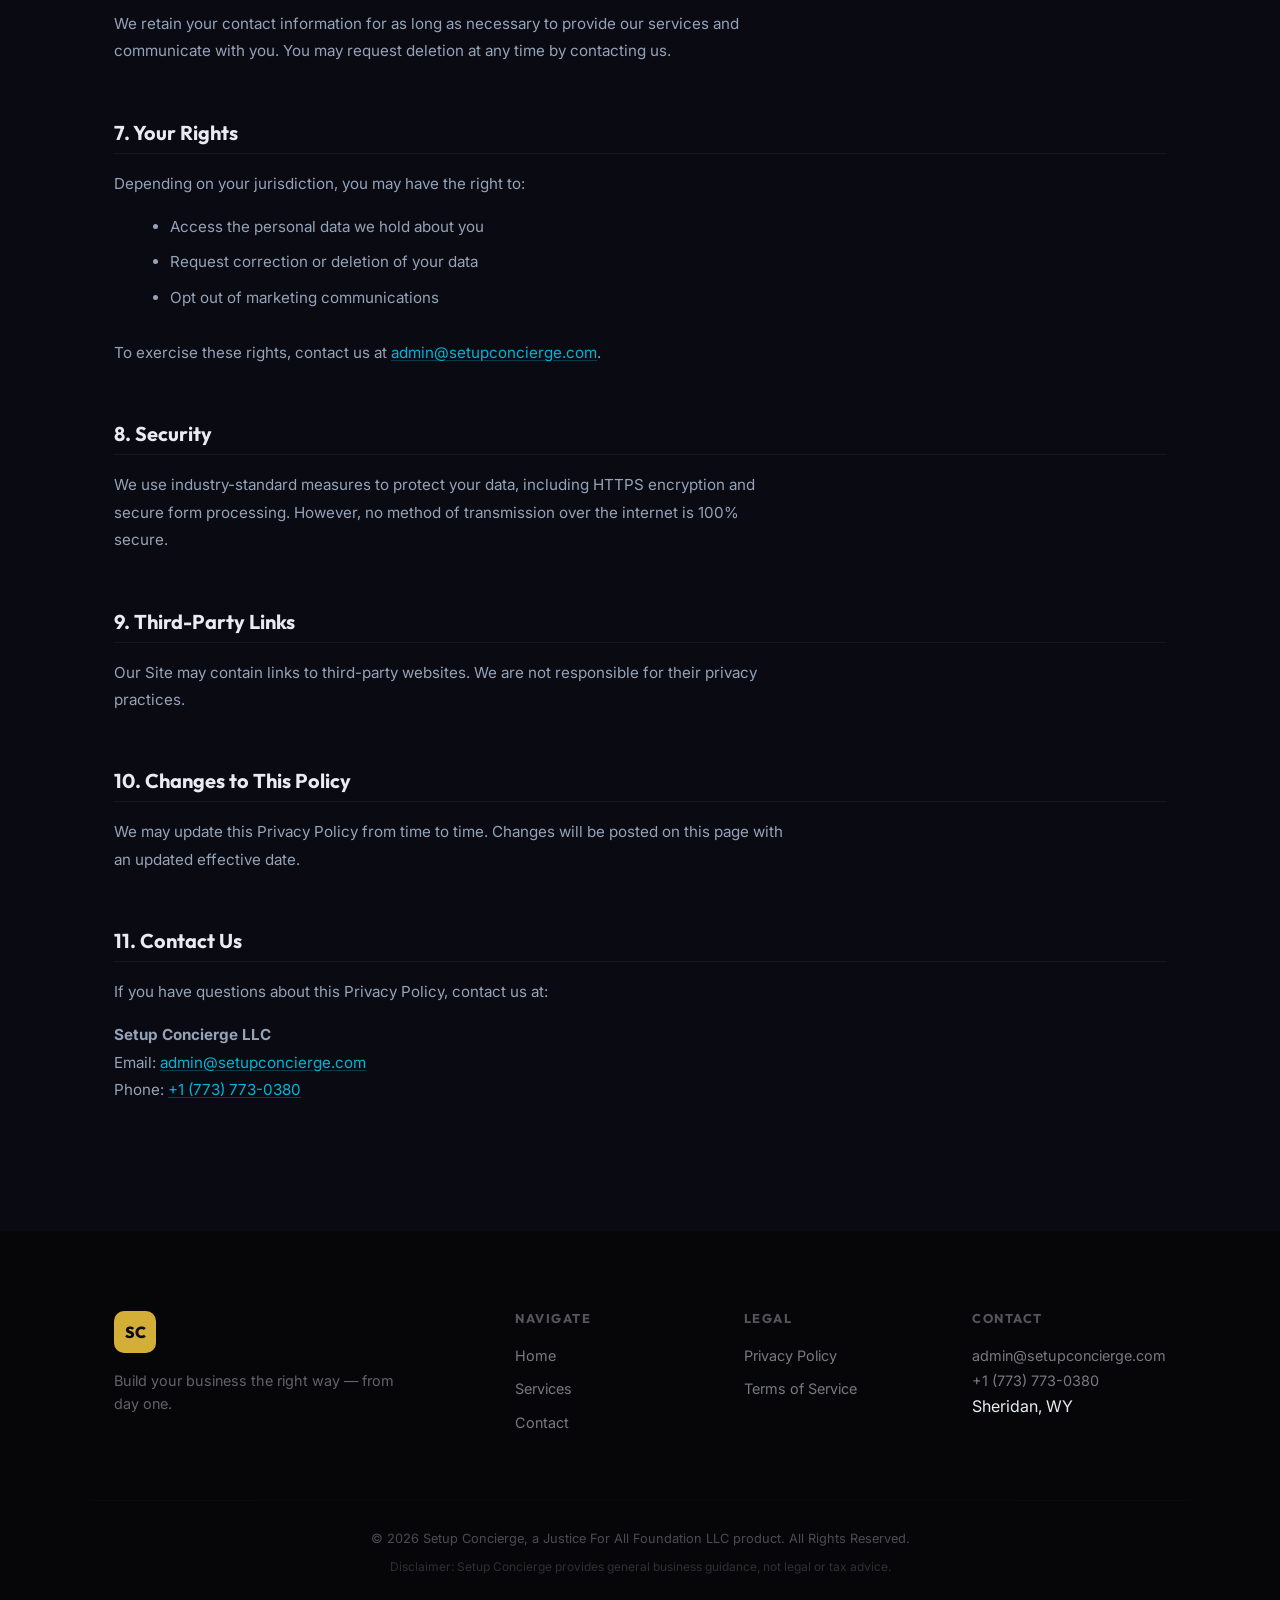
<file: privacy.html>
<!DOCTYPE html>
<html lang="en">
<head>
  <meta charset="UTF-8" />
  <meta name="viewport" content="width=device-width, initial-scale=1.0" />
  <title>Privacy Policy — Setup Concierge</title>
  <meta name="description" content="Privacy Policy for Setup Concierge LLC. Learn how we collect, use, and protect your information." />
  <meta property="og:title" content="Privacy Policy — Setup Concierge" />
  <meta property="og:image" content="https://setupconcierge.com/og-image.png" />
  <link rel="icon" type="image/png" href="./images/favicon.png" />
  <link rel="apple-touch-icon" href="./images/favicon.png" />
  <script defer data-domain="setupconcierge.com" src="https://plausible.io/js/script.js"></script>
  <link rel="preconnect" href="https://fonts.googleapis.com" />
  <link rel="preconnect" href="https://fonts.gstatic.com" crossorigin />
  <link href="https://fonts.googleapis.com/css2?family=Outfit:wght@400;600;700;800&family=Inter:wght@300;400;500;600&display=swap" rel="stylesheet" />
  <link rel="stylesheet" href="./css/variables.css" />
  <link rel="stylesheet" href="./css/reset.css" />
  <link rel="stylesheet" href="./css/styles.css" />
  <link rel="stylesheet" href="./css/responsive.css" />
</head>
<body>
  <div class="page-loader" aria-hidden="true"></div>

  <!-- Navigation -->
  <nav class="nav" id="nav">
    <div class="nav__container">
      <a href="/" class="nav__logo">
        <div class="nav__logo-emblem">SC</div>
        <span class="nav__logo-text">Setup Concierge</span>
      </a>
      <ul class="nav__links" id="navLinks">
        <li><a href="/" class="nav__link">Home</a></li>
        <li><a href="./services.html" class="nav__link">Services</a></li>
        <li><a href="./contact.html" class="nav__link">Contact</a></li>
        <li><a href="./contact.html" class="nav__link nav__link--cta">Start My Setup</a></li>
      </ul>
      <button class="nav__hamburger" id="navHamburger" aria-label="Toggle navigation menu">
        <span></span><span></span><span></span>
      </button>
    </div>
  </nav>

  <!-- Legal Content -->
  <section class="legal-page">
    <div class="container">
      <h1 class="legal-title" data-animate="fade-up">Privacy Policy</h1>
      <p class="legal-effective">Effective Date: March 13, 2026</p>

      <div class="legal-content" data-animate="fade-up">

        <h2>1. Who We Are</h2>
        <p>Setup Concierge LLC ("we," "us," or "our") is a business consulting and formation service. This Privacy Policy explains how we collect, use, and protect your personal information when you visit <strong>setupconcierge.com</strong> (the "Site") or use our services.</p>

        <h2>2. Information We Collect</h2>
        <h3>Information You Provide</h3>
        <ul>
          <li><strong>Contact Information:</strong> Name, email address, phone number submitted through our intake form or lead magnet signup.</li>
          <li><strong>Business Information:</strong> Business stage, service interests, and goals you share in our intake form.</li>
          <li><strong>Communications:</strong> Any messages you send to us via email or form submissions.</li>
        </ul>

        <h3>Information Collected Automatically</h3>
        <ul>
          <li><strong>Analytics:</strong> We use <a href="https://plausible.io" target="_blank" rel="noopener">Plausible Analytics</a>, a privacy-friendly, cookieless analytics service. It collects aggregate data (page views, referral sources, country) without using cookies, tracking individuals, or collecting personal data.</li>
          <li><strong>Server Logs:</strong> Our hosting provider may collect standard server logs (IP address, browser type, pages visited).</li>
        </ul>

        <h2>3. How We Use Your Information</h2>
        <ul>
          <li>To respond to your inquiries and intake form submissions</li>
          <li>To deliver requested resources (e.g., business launch guide)</li>
          <li>To communicate about our services</li>
          <li>To improve our website and services</li>
          <li>To comply with legal obligations</li>
        </ul>

        <h2>4. How We Share Your Information</h2>
        <p>We do <strong>not</strong> sell, rent, or trade your personal information. We may share information with:</p>
        <ul>
          <li><strong>Service Providers:</strong> FormSubmit (form processing), our email provider, and hosting services — only as needed to operate the Site.</li>
          <li><strong>Legal Requirements:</strong> If required by law, subpoena, or government request.</li>
        </ul>

        <h2>5. Cookies</h2>
        <p>This Site does <strong>not</strong> use cookies for tracking or analytics. Plausible Analytics is entirely cookieless. No cookie consent banner is required.</p>

        <h2>6. Data Retention</h2>
        <p>We retain your contact information for as long as necessary to provide our services and communicate with you. You may request deletion at any time by contacting us.</p>

        <h2>7. Your Rights</h2>
        <p>Depending on your jurisdiction, you may have the right to:</p>
        <ul>
          <li>Access the personal data we hold about you</li>
          <li>Request correction or deletion of your data</li>
          <li>Opt out of marketing communications</li>
        </ul>
        <p>To exercise these rights, contact us at <a href="mailto:admin@setupconcierge.com">admin@setupconcierge.com</a>.</p>

        <h2>8. Security</h2>
        <p>We use industry-standard measures to protect your data, including HTTPS encryption and secure form processing. However, no method of transmission over the internet is 100% secure.</p>

        <h2>9. Third-Party Links</h2>
        <p>Our Site may contain links to third-party websites. We are not responsible for their privacy practices.</p>

        <h2>10. Changes to This Policy</h2>
        <p>We may update this Privacy Policy from time to time. Changes will be posted on this page with an updated effective date.</p>

        <h2>11. Contact Us</h2>
        <p>If you have questions about this Privacy Policy, contact us at:</p>
        <p>
          <strong>Setup Concierge LLC</strong><br />
          Email: <a href="mailto:admin@setupconcierge.com">admin@setupconcierge.com</a><br />
          Phone: <a href="tel:+17737730380">+1 (773) 773-0380</a>
        </p>

      </div>
    </div>
  </section>

  <!-- Footer -->
  <footer class="footer">
    <div class="footer__container">
      <div class="footer__brand">
        <div class="footer__logo-emblem">SC</div>
        <p class="footer__tagline">Build your business the right way — from day one.</p>
      </div>
      <div class="footer__links">
        <h4>Navigate</h4>
        <ul>
          <li><a href="/">Home</a></li>
          <li><a href="./services.html">Services</a></li>
          <li><a href="./contact.html">Contact</a></li>
        </ul>
      </div>
      <div class="footer__links">
        <h4>Legal</h4>
        <ul>
          <li><a href="./privacy.html">Privacy Policy</a></li>
          <li><a href="./terms.html">Terms of Service</a></li>
        </ul>
      </div>
      <div class="footer__contact">
        <h4>Contact</h4>
        <p><a href="mailto:admin@setupconcierge.com">admin@setupconcierge.com</a></p>
        <p><a href="tel:+17737730380">+1 (773) 773-0380</a></p>
        <p>Sheridan, WY</p>
      </div>
    </div>
    <div class="footer__bottom">
      <p>&copy; 2026 Setup Concierge, a Justice For All Foundation LLC product. All Rights Reserved.</p>
      <p class="footer__disclaimer">Disclaimer: Setup Concierge provides general business guidance, not legal or tax advice.</p>
    </div>
  </footer>

  <script src="./js/main.js"></script>
</body>
</html>
</file>
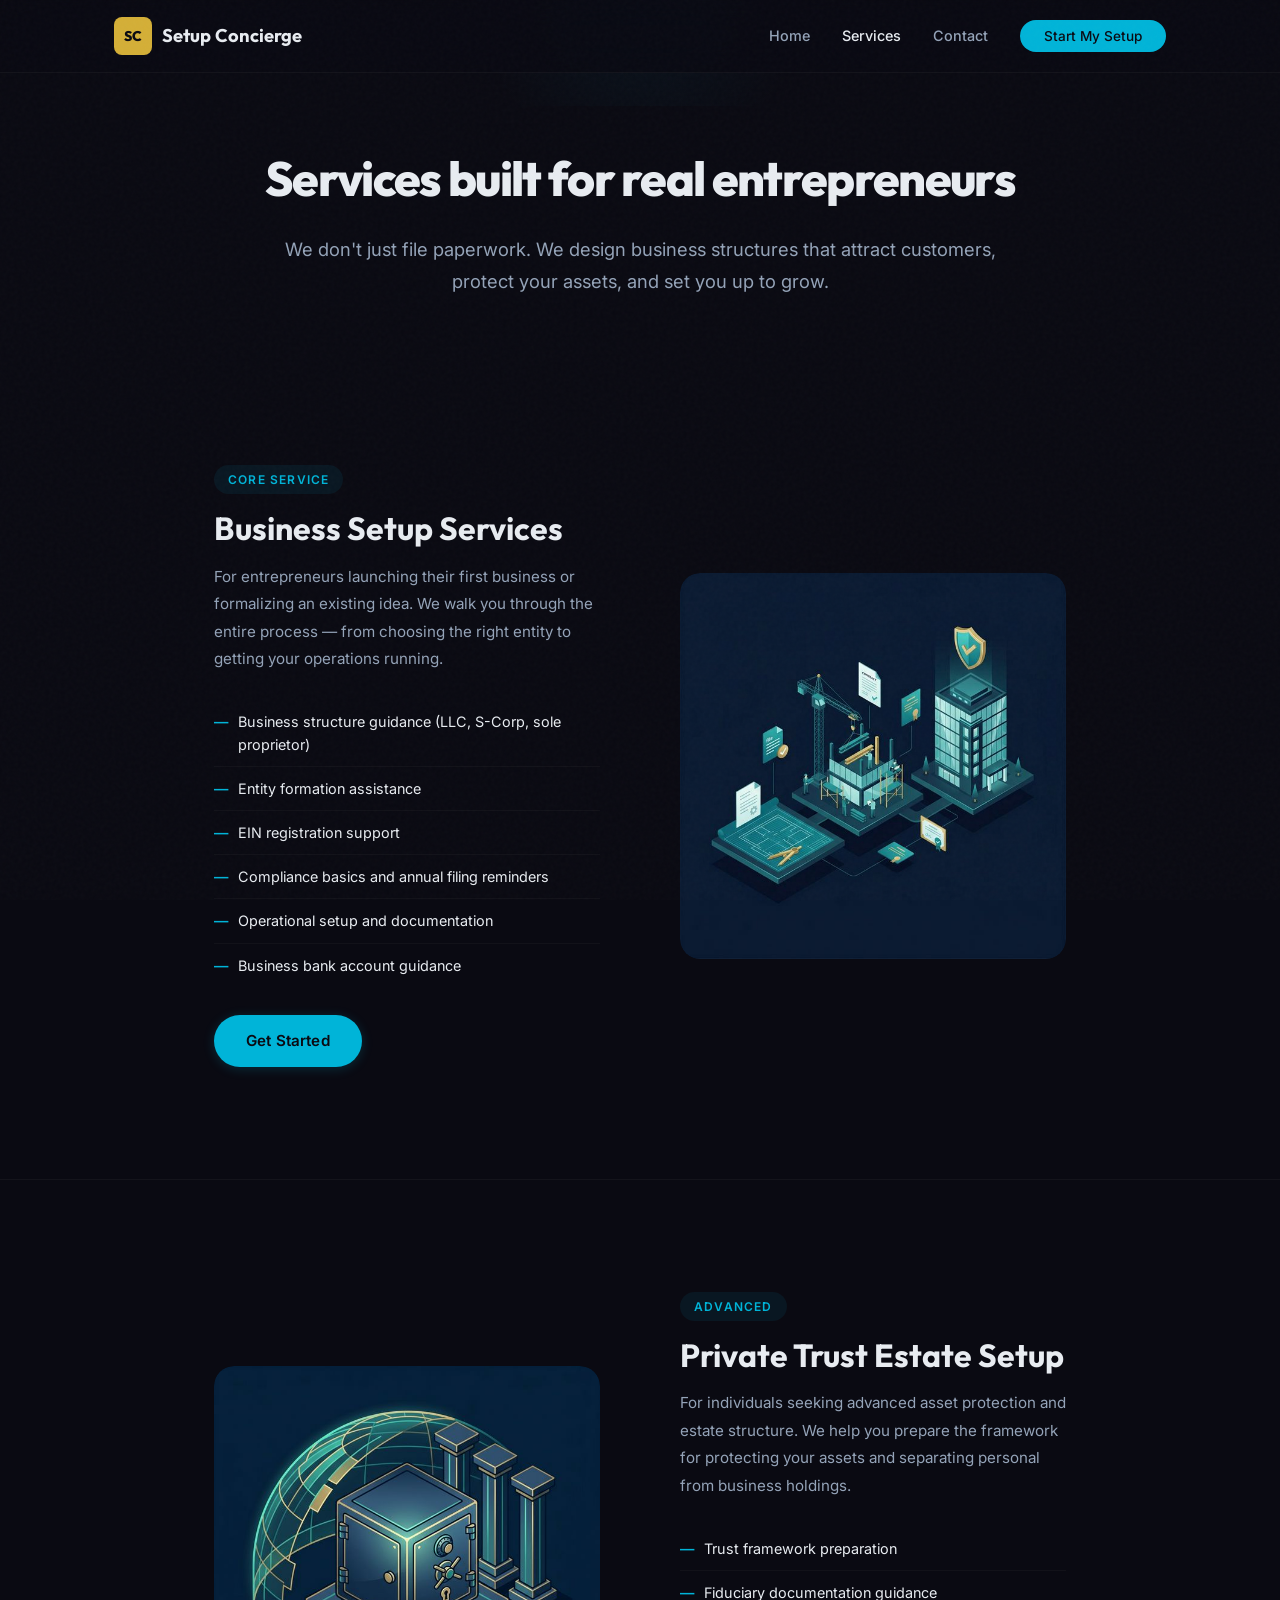
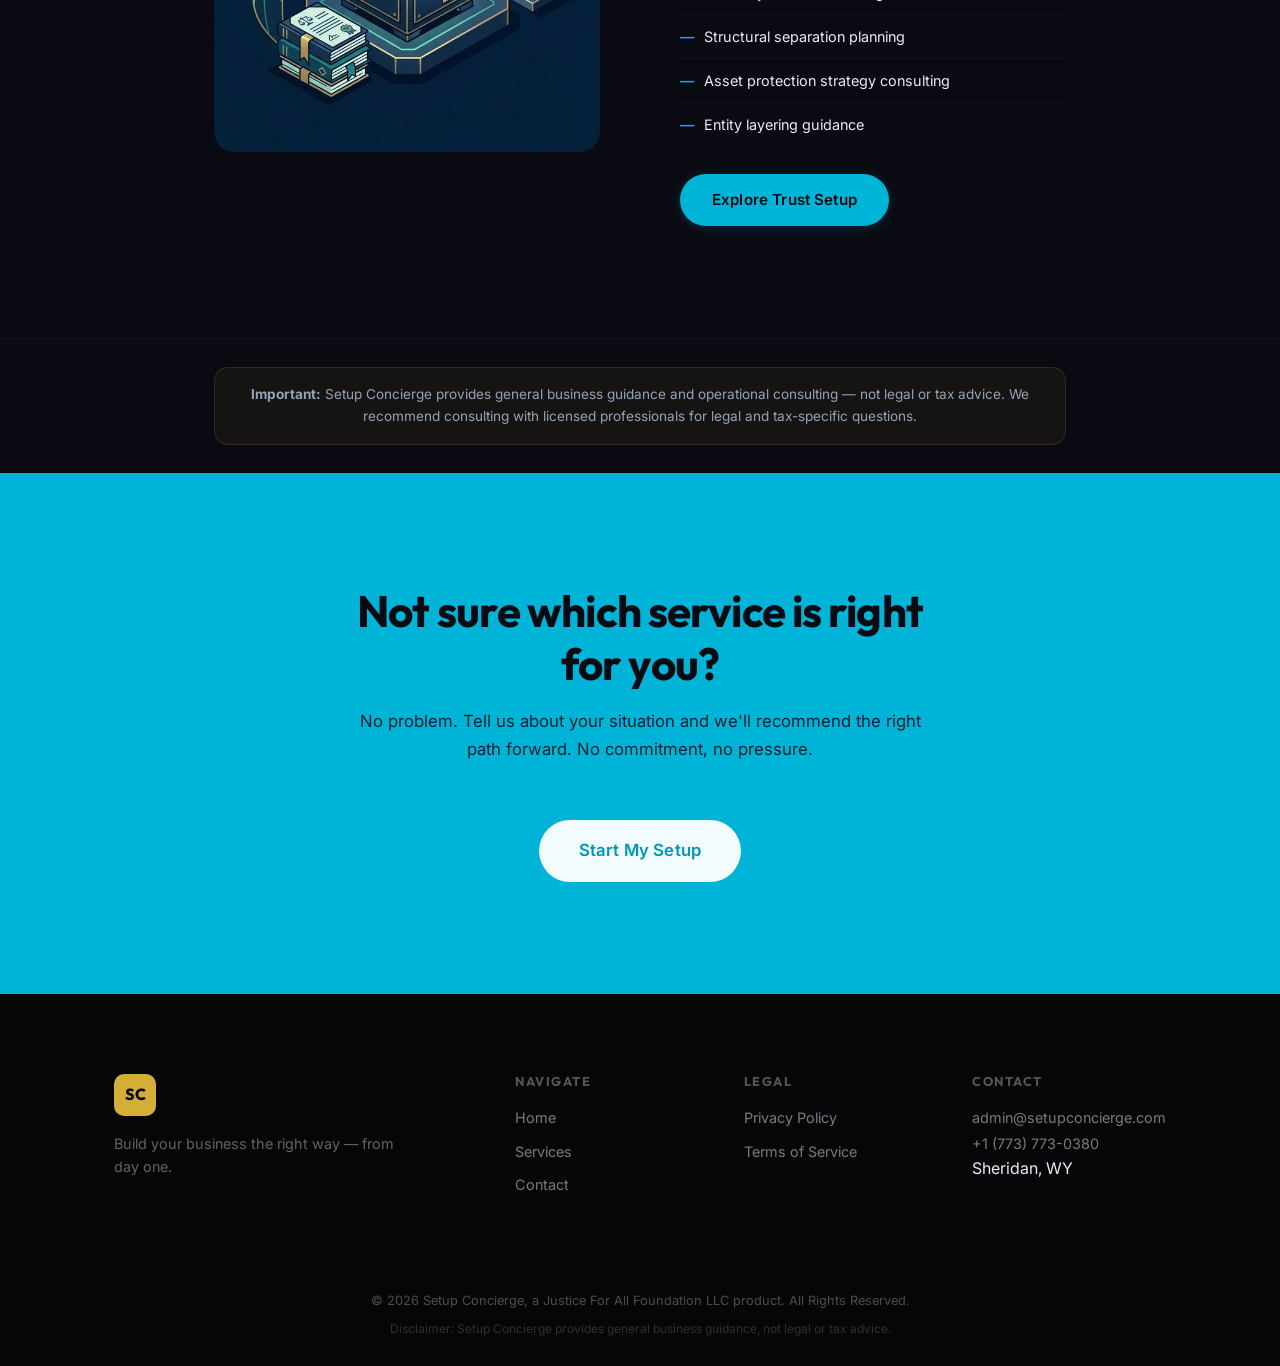
<file: services.html>
<!DOCTYPE html>
<html lang="en">

<head>
  <meta charset="UTF-8" />
  <meta name="viewport" content="width=device-width, initial-scale=1.0" />
  <title>Services — Setup Concierge | Business Setup & Trust Estate Services</title>
  <meta name="description" content="From LLC formation to private trust estate setup, Setup Concierge helps entrepreneurs build the right foundation for their business." />
  <meta property="og:title" content="Setup Concierge Services — Business Setup & Trust Estate" />
  <meta property="og:description" content="From LLC formation to private trust estate setup, Setup Concierge helps entrepreneurs build the right foundation." />
  <meta property="og:image" content="https://setupconcierge.com/og-image.png" />
  <meta name="twitter:card" content="summary_large_image" />
  <meta name="twitter:image" content="https://setupconcierge.com/og-image.png" />
  <link rel="icon" type="image/png" href="./images/favicon.png" />
  <link rel="apple-touch-icon" href="./images/favicon.png" />
  <script defer data-domain="setupconcierge.com" src="https://plausible.io/js/script.js"></script>
  <link rel="preconnect" href="https://fonts.googleapis.com" />
  <link rel="preconnect" href="https://fonts.gstatic.com" crossorigin />
  <link href="https://fonts.googleapis.com/css2?family=Outfit:wght@400;600;700;800&family=Inter:wght@300;400;500;600&display=swap" rel="stylesheet" />
  <link rel="stylesheet" href="./css/variables.css" />
  <link rel="stylesheet" href="./css/reset.css" />
  <link rel="stylesheet" href="./css/styles.css" />
  <link rel="stylesheet" href="./css/responsive.css" />
</head>

<body>
  <div class="page-loader" aria-hidden="true"></div>

  <!-- Navigation -->
  <nav class="nav" id="nav">
    <div class="nav__container">
      <a href="/" class="nav__logo">
        <div class="nav__logo-emblem">SC</div>
        <span class="nav__logo-text">Setup Concierge</span>
      </a>
      <ul class="nav__links" id="navLinks">
        <li><a href="/" class="nav__link">Home</a></li>
        <li><a href="./services.html" class="nav__link nav__link--active">Services</a></li>
        <li><a href="./contact.html" class="nav__link">Contact</a></li>
        <li><a href="./contact.html" class="nav__link nav__link--cta">Start My Setup</a></li>
      </ul>
      <button class="nav__hamburger" id="navHamburger" aria-label="Toggle navigation menu">
        <span></span><span></span><span></span>
      </button>
    </div>
  </nav>

  <!-- Hero -->
  <section class="services-hero">
    <div class="services-hero__inner">
      <h1 class="hero__title">
        Services built for real entrepreneurs
      </h1>
      <p class="hero__subtitle">
        We don't just file paperwork. We design business structures that attract customers, protect your assets, and set you up to grow.
      </p>
    </div>
  </section>

  <!-- Service 1: Business Setup -->
  <section class="service-detail" id="business-setup">
    <div class="service-detail__container" data-animate="fade-up">
      <div class="service-detail__content">
        <span class="service-detail__tag">Core Service</span>
        <h2>Business Setup Services</h2>
        <p>
          For entrepreneurs launching their first business or formalizing an existing idea. We walk you through the entire process — from choosing the right entity to getting your operations running.
        </p>
        <ul class="service-detail__features">
          <li>Business structure guidance (LLC, S-Corp, sole proprietor)</li>
          <li>Entity formation assistance</li>
          <li>EIN registration support</li>
          <li>Compliance basics and annual filing reminders</li>
          <li>Operational setup and documentation</li>
          <li>Business bank account guidance</li>
        </ul>
        <a href="./contact.html" class="btn btn--primary">Get Started</a>
      </div>
      <div class="service-detail__visual service-detail__visual--img">
        <img src="./images/service-business-setup.png" alt="Business setup process illustration" loading="lazy" />
      </div>
    </div>
  </section>

  <!-- Service 2: Private Trust Estate -->
  <section class="service-detail" id="trust">
    <div class="service-detail__container reverse" data-animate="fade-up">
      <div class="service-detail__content">
        <span class="service-detail__tag">Advanced</span>
        <h2>Private Trust Estate Setup</h2>
        <p>
          For individuals seeking advanced asset protection and estate structure. We help you prepare the framework for protecting your assets and separating personal from business holdings.
        </p>
        <ul class="service-detail__features">
          <li>Trust framework preparation</li>
          <li>Fiduciary documentation guidance</li>
          <li>Structural separation planning</li>
          <li>Asset protection strategy consulting</li>
          <li>Entity layering guidance</li>
        </ul>
        <a href="./contact.html" class="btn btn--primary">Explore Trust Setup</a>
      </div>
      <div class="service-detail__visual service-detail__visual--img">
        <img src="./images/service-trust-estate.png" alt="Trust estate protection illustration" loading="lazy" />
      </div>
    </div>
  </section>

  <!-- Disclaimer -->
  <div class="disclaimer-banner" data-animate="fade-up">
    <p>
      <strong>Important:</strong> Setup Concierge provides general business guidance and operational consulting — not legal or tax advice. We recommend consulting with licensed professionals for legal and tax-specific questions.
    </p>
  </div>

  <!-- CTA -->
  <section class="final-cta" id="cta">
    <div class="final-cta__container" data-animate="fade-up">
      <h2 class="final-cta__title">Not sure which service is right for you?</h2>
      <p class="final-cta__text">
        No problem. Tell us about your situation and we'll recommend the right path forward. No commitment, no pressure.
      </p>
      <a href="./contact.html" class="btn btn--primary btn--lg">Start My Setup</a>
    </div>
  </section>

  <!-- Footer -->
  <footer class="footer" id="footer">
    <div class="footer__container">
      <div class="footer__brand">
        <div class="footer__logo-emblem">SC</div>
        <p class="footer__tagline">Build your business the right way — from day one.</p>
      </div>
      <div class="footer__links">
        <h4>Navigate</h4>
        <ul>
          <li><a href="/">Home</a></li>
          <li><a href="./services.html">Services</a></li>
          <li><a href="./contact.html">Contact</a></li>
        </ul>
      </div>
      <div class="footer__links">
        <h4>Legal</h4>
        <ul>
          <li><a href="./privacy.html">Privacy Policy</a></li>
          <li><a href="./terms.html">Terms of Service</a></li>
        </ul>
      </div>
      <div class="footer__contact">
        <h4>Contact</h4>
        <p><a href="mailto:admin@setupconcierge.com">admin@setupconcierge.com</a></p>
        <p><a href="tel:+17737730380">+1 (773) 773-0380</a></p>
        <p>Sheridan, WY</p>
      </div>
    </div>
    <div class="footer__bottom">
      <p>© 2026 Setup Concierge, a Justice For All Foundation LLC product. All Rights Reserved.</p>
      <p class="footer__disclaimer">Disclaimer: Setup Concierge provides general business guidance, not legal or tax advice.</p>
    </div>
  </footer>

  <script src="./js/main.js"></script>
</body>

</html>
</file>
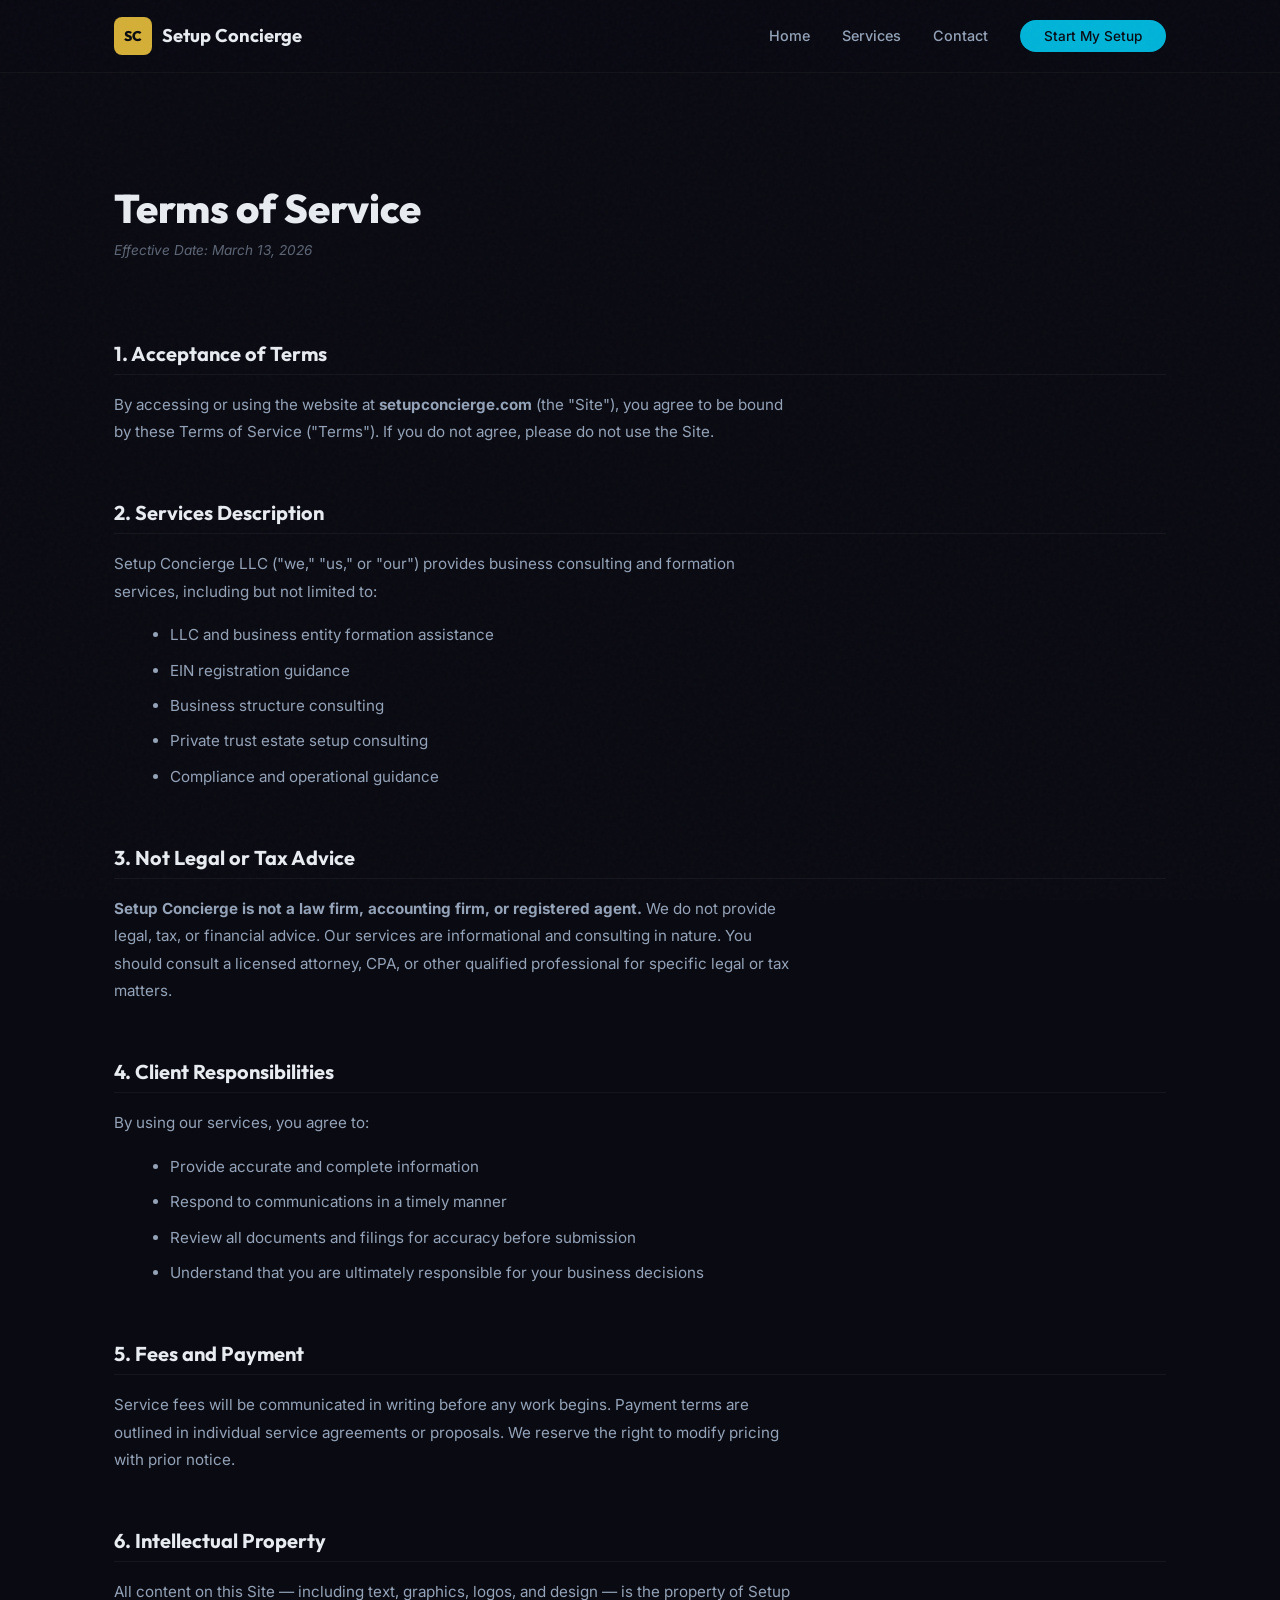
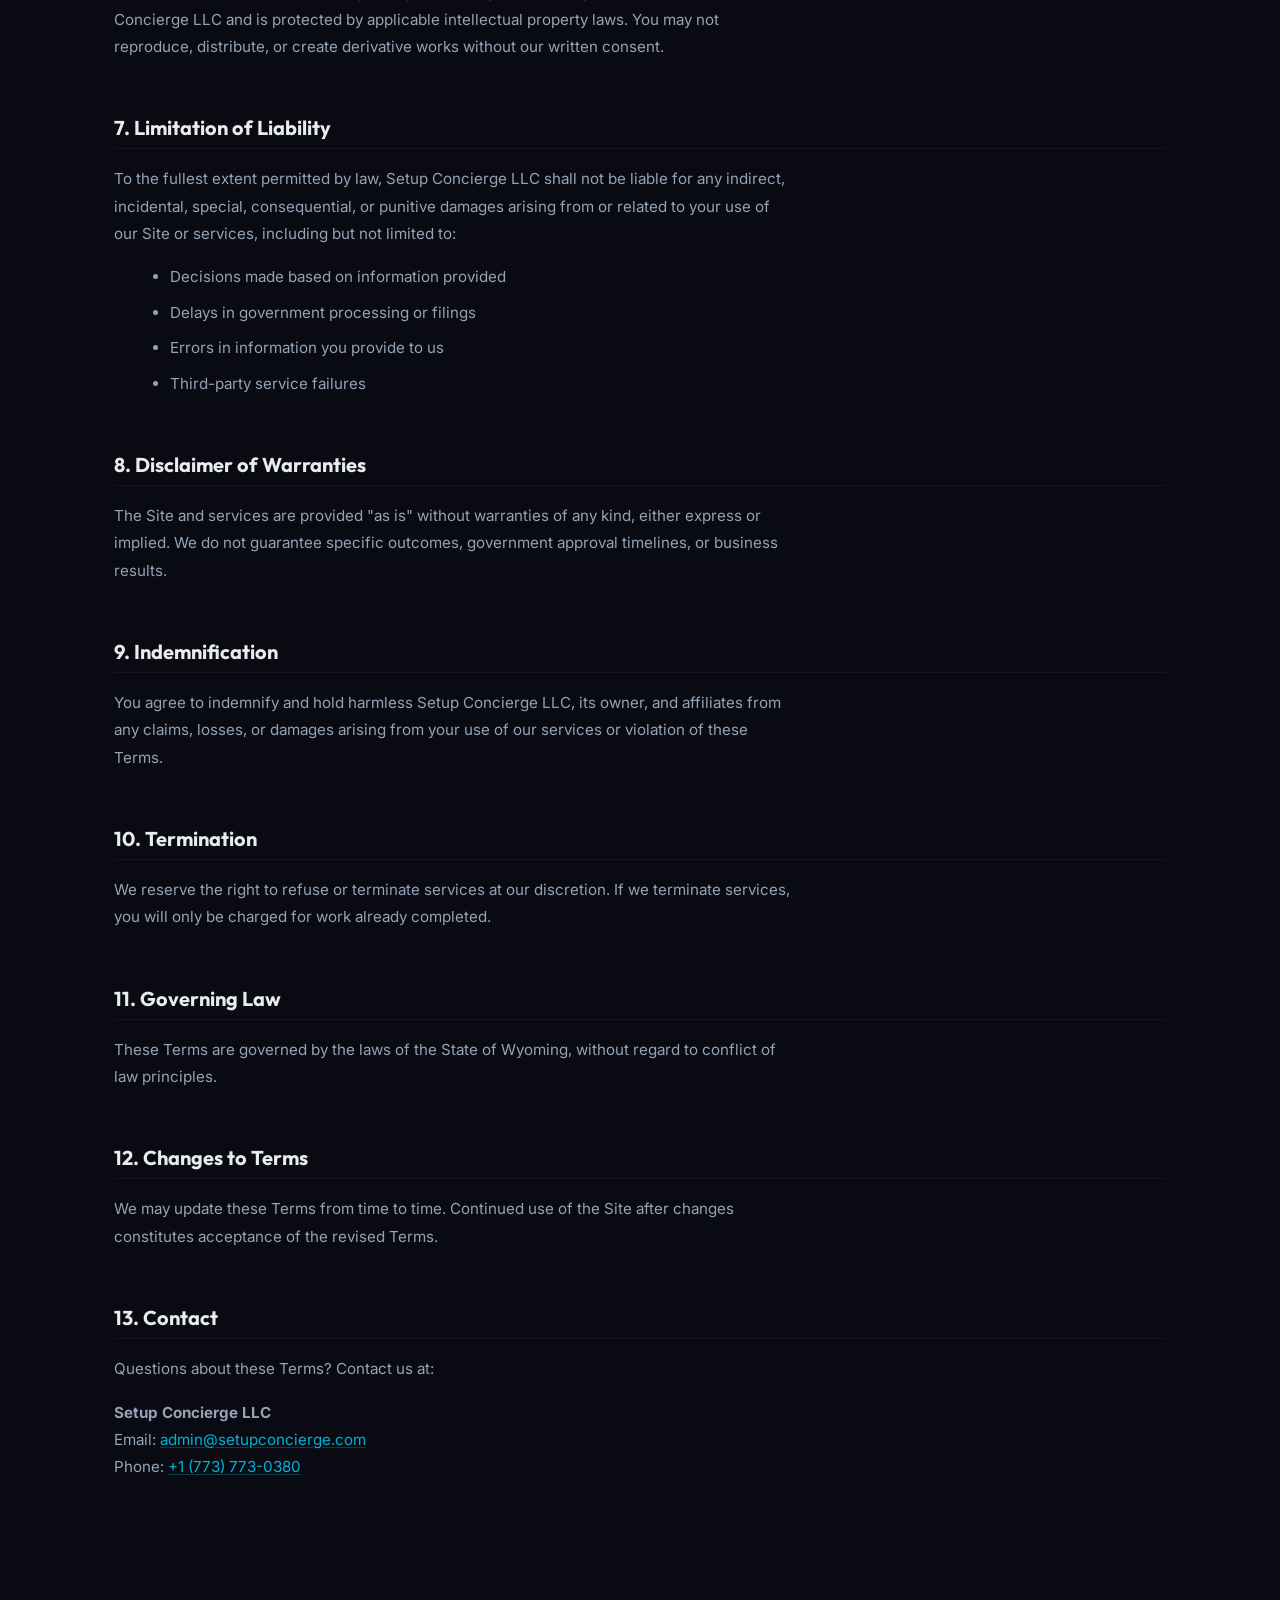
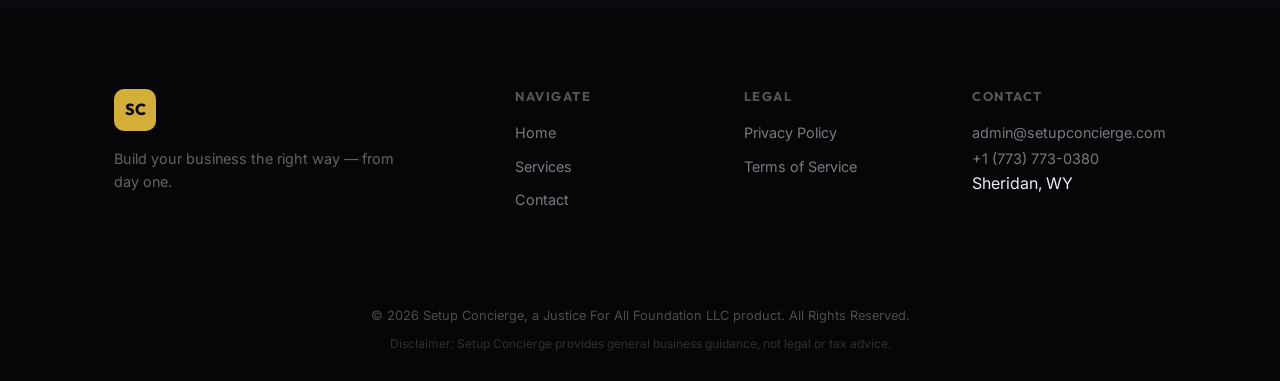
<file: terms.html>
<!DOCTYPE html>
<html lang="en">
<head>
  <meta charset="UTF-8" />
  <meta name="viewport" content="width=device-width, initial-scale=1.0" />
  <title>Terms of Service — Setup Concierge</title>
  <meta name="description" content="Terms of Service for Setup Concierge LLC. Read the terms governing use of our website and services." />
  <meta property="og:title" content="Terms of Service — Setup Concierge" />
  <meta property="og:image" content="https://setupconcierge.com/og-image.png" />
  <link rel="icon" type="image/png" href="./images/favicon.png" />
  <link rel="apple-touch-icon" href="./images/favicon.png" />
  <script defer data-domain="setupconcierge.com" src="https://plausible.io/js/script.js"></script>
  <link rel="preconnect" href="https://fonts.googleapis.com" />
  <link rel="preconnect" href="https://fonts.gstatic.com" crossorigin />
  <link href="https://fonts.googleapis.com/css2?family=Outfit:wght@400;600;700;800&family=Inter:wght@300;400;500;600&display=swap" rel="stylesheet" />
  <link rel="stylesheet" href="./css/variables.css" />
  <link rel="stylesheet" href="./css/reset.css" />
  <link rel="stylesheet" href="./css/styles.css" />
  <link rel="stylesheet" href="./css/responsive.css" />
</head>
<body>
  <div class="page-loader" aria-hidden="true"></div>

  <!-- Navigation -->
  <nav class="nav" id="nav">
    <div class="nav__container">
      <a href="/" class="nav__logo">
        <div class="nav__logo-emblem">SC</div>
        <span class="nav__logo-text">Setup Concierge</span>
      </a>
      <ul class="nav__links" id="navLinks">
        <li><a href="/" class="nav__link">Home</a></li>
        <li><a href="./services.html" class="nav__link">Services</a></li>
        <li><a href="./contact.html" class="nav__link">Contact</a></li>
        <li><a href="./contact.html" class="nav__link nav__link--cta">Start My Setup</a></li>
      </ul>
      <button class="nav__hamburger" id="navHamburger" aria-label="Toggle navigation menu">
        <span></span><span></span><span></span>
      </button>
    </div>
  </nav>

  <!-- Legal Content -->
  <section class="legal-page">
    <div class="container">
      <h1 class="legal-title" data-animate="fade-up">Terms of Service</h1>
      <p class="legal-effective">Effective Date: March 13, 2026</p>

      <div class="legal-content" data-animate="fade-up">

        <h2>1. Acceptance of Terms</h2>
        <p>By accessing or using the website at <strong>setupconcierge.com</strong> (the "Site"), you agree to be bound by these Terms of Service ("Terms"). If you do not agree, please do not use the Site.</p>

        <h2>2. Services Description</h2>
        <p>Setup Concierge LLC ("we," "us," or "our") provides business consulting and formation services, including but not limited to:</p>
        <ul>
          <li>LLC and business entity formation assistance</li>
          <li>EIN registration guidance</li>
          <li>Business structure consulting</li>
          <li>Private trust estate setup consulting</li>
          <li>Compliance and operational guidance</li>
        </ul>

        <h2>3. Not Legal or Tax Advice</h2>
        <p><strong>Setup Concierge is not a law firm, accounting firm, or registered agent.</strong> We do not provide legal, tax, or financial advice. Our services are informational and consulting in nature. You should consult a licensed attorney, CPA, or other qualified professional for specific legal or tax matters.</p>

        <h2>4. Client Responsibilities</h2>
        <p>By using our services, you agree to:</p>
        <ul>
          <li>Provide accurate and complete information</li>
          <li>Respond to communications in a timely manner</li>
          <li>Review all documents and filings for accuracy before submission</li>
          <li>Understand that you are ultimately responsible for your business decisions</li>
        </ul>

        <h2>5. Fees and Payment</h2>
        <p>Service fees will be communicated in writing before any work begins. Payment terms are outlined in individual service agreements or proposals. We reserve the right to modify pricing with prior notice.</p>

        <h2>6. Intellectual Property</h2>
        <p>All content on this Site — including text, graphics, logos, and design — is the property of Setup Concierge LLC and is protected by applicable intellectual property laws. You may not reproduce, distribute, or create derivative works without our written consent.</p>

        <h2>7. Limitation of Liability</h2>
        <p>To the fullest extent permitted by law, Setup Concierge LLC shall not be liable for any indirect, incidental, special, consequential, or punitive damages arising from or related to your use of our Site or services, including but not limited to:</p>
        <ul>
          <li>Decisions made based on information provided</li>
          <li>Delays in government processing or filings</li>
          <li>Errors in information you provide to us</li>
          <li>Third-party service failures</li>
        </ul>

        <h2>8. Disclaimer of Warranties</h2>
        <p>The Site and services are provided "as is" without warranties of any kind, either express or implied. We do not guarantee specific outcomes, government approval timelines, or business results.</p>

        <h2>9. Indemnification</h2>
        <p>You agree to indemnify and hold harmless Setup Concierge LLC, its owner, and affiliates from any claims, losses, or damages arising from your use of our services or violation of these Terms.</p>

        <h2>10. Termination</h2>
        <p>We reserve the right to refuse or terminate services at our discretion. If we terminate services, you will only be charged for work already completed.</p>

        <h2>11. Governing Law</h2>
        <p>These Terms are governed by the laws of the State of Wyoming, without regard to conflict of law principles.</p>

        <h2>12. Changes to Terms</h2>
        <p>We may update these Terms from time to time. Continued use of the Site after changes constitutes acceptance of the revised Terms.</p>

        <h2>13. Contact</h2>
        <p>Questions about these Terms? Contact us at:</p>
        <p>
          <strong>Setup Concierge LLC</strong><br />
          Email: <a href="mailto:admin@setupconcierge.com">admin@setupconcierge.com</a><br />
          Phone: <a href="tel:+17737730380">+1 (773) 773-0380</a>
        </p>

      </div>
    </div>
  </section>

  <!-- Footer -->
  <footer class="footer">
    <div class="footer__container">
      <div class="footer__brand">
        <div class="footer__logo-emblem">SC</div>
        <p class="footer__tagline">Build your business the right way — from day one.</p>
      </div>
      <div class="footer__links">
        <h4>Navigate</h4>
        <ul>
          <li><a href="/">Home</a></li>
          <li><a href="./services.html">Services</a></li>
          <li><a href="./contact.html">Contact</a></li>
        </ul>
      </div>
      <div class="footer__links">
        <h4>Legal</h4>
        <ul>
          <li><a href="./privacy.html">Privacy Policy</a></li>
          <li><a href="./terms.html">Terms of Service</a></li>
        </ul>
      </div>
      <div class="footer__contact">
        <h4>Contact</h4>
        <p><a href="mailto:admin@setupconcierge.com">admin@setupconcierge.com</a></p>
        <p><a href="tel:+17737730380">+1 (773) 773-0380</a></p>
        <p>Sheridan, WY</p>
      </div>
    </div>
    <div class="footer__bottom">
      <p>&copy; 2026 Setup Concierge, a Justice For All Foundation LLC product. All Rights Reserved.</p>
      <p class="footer__disclaimer">Disclaimer: Setup Concierge provides general business guidance, not legal or tax advice.</p>
    </div>
  </footer>

  <script src="./js/main.js"></script>
</body>
</html>
</file>
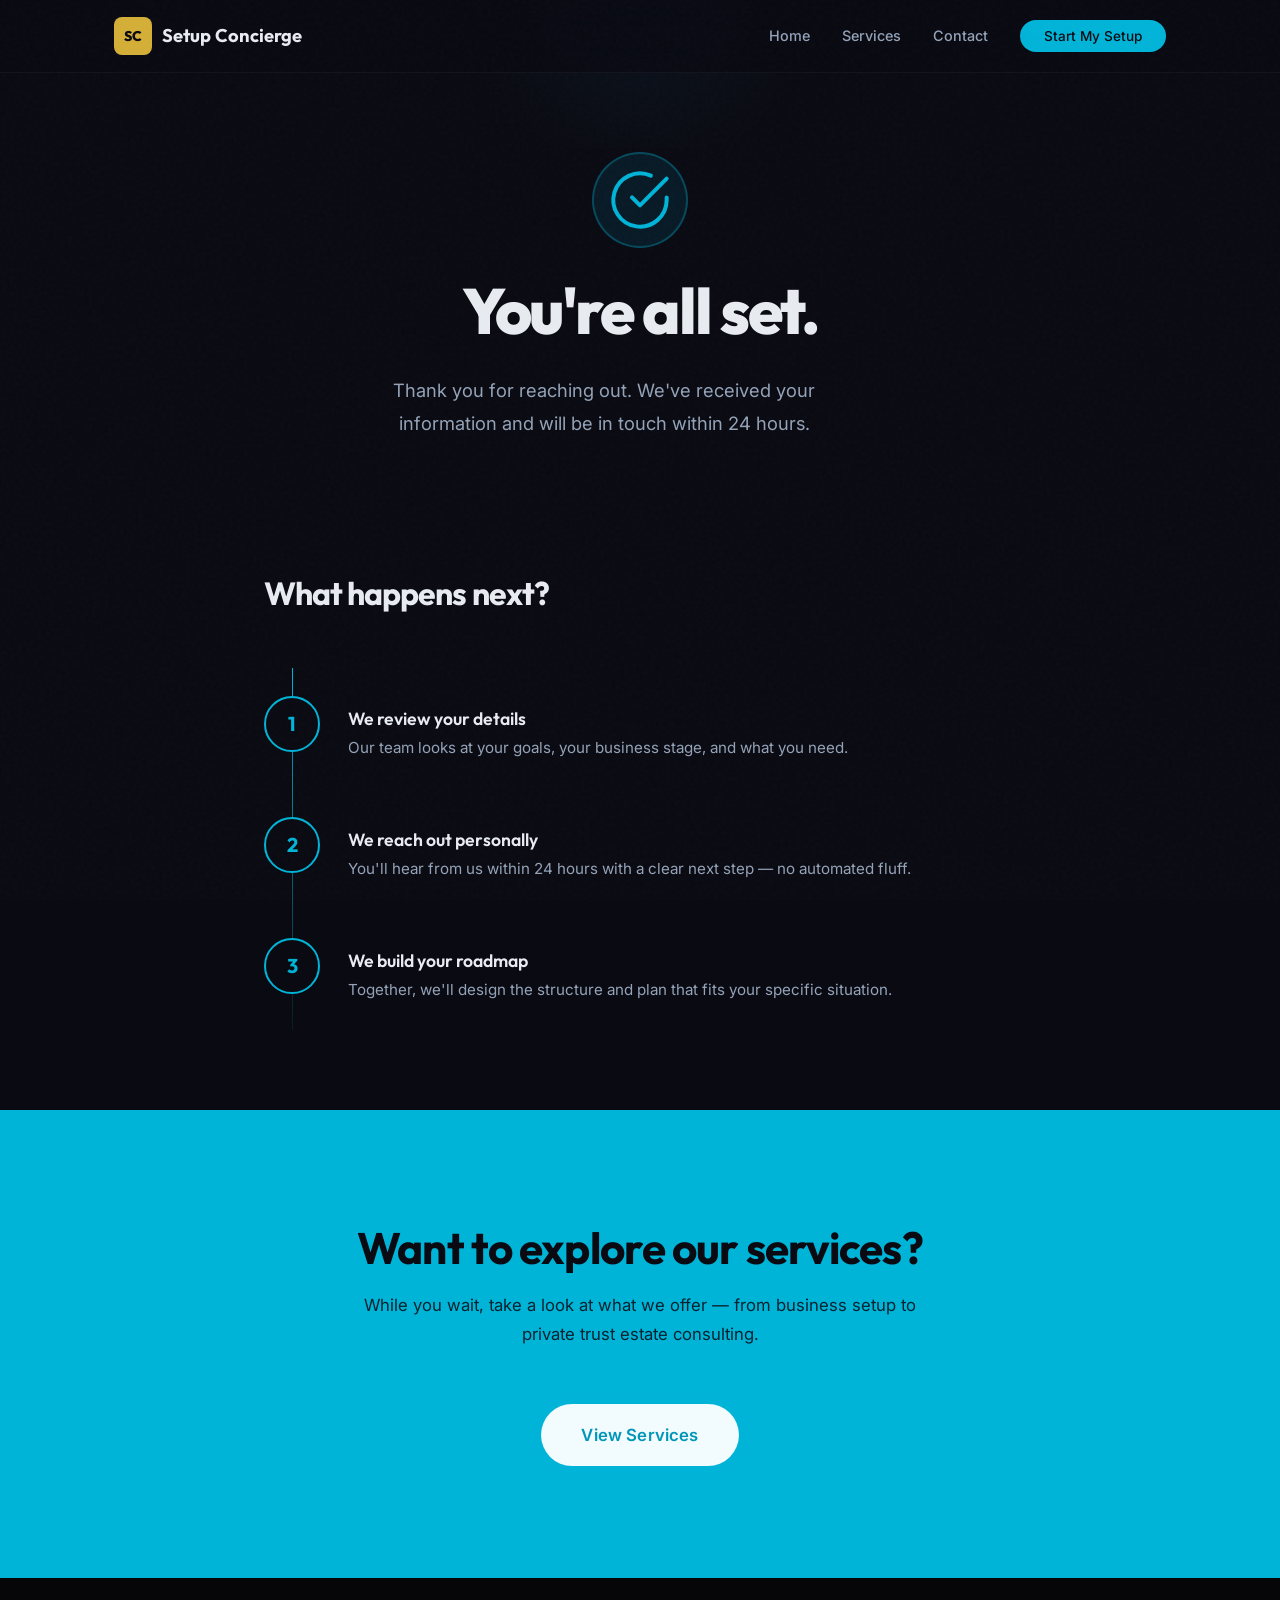
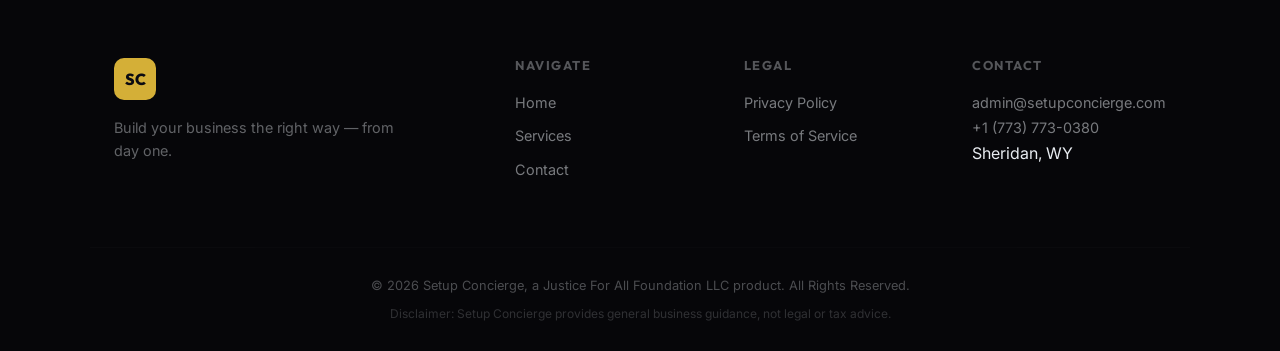
<file: thank-you.html>
<!DOCTYPE html>
<html lang="en">

<head>
  <meta charset="UTF-8" />
  <meta name="viewport" content="width=device-width, initial-scale=1.0" />
  <title>Thank You — Setup Concierge</title>
  <meta name="description" content="Thank you for reaching out to Setup Concierge. We'll be in touch soon." />
  <meta name="robots" content="noindex, nofollow" />
  <link rel="icon" type="image/png" href="./images/favicon.png" />
  <link rel="apple-touch-icon" href="./images/favicon.png" />
  <script defer data-domain="setupconcierge.com" src="https://plausible.io/js/script.js"></script>
  <link rel="preconnect" href="https://fonts.googleapis.com" />
  <link rel="preconnect" href="https://fonts.gstatic.com" crossorigin />
  <link href="https://fonts.googleapis.com/css2?family=Outfit:wght@400;600;700;800&family=Inter:wght@300;400;500;600&display=swap" rel="stylesheet" />
  <link rel="stylesheet" href="./css/variables.css" />
  <link rel="stylesheet" href="./css/reset.css" />
  <link rel="stylesheet" href="./css/styles.css" />
  <link rel="stylesheet" href="./css/responsive.css" />
</head>

<body>
  <div class="page-loader" aria-hidden="true"></div>

  <!-- Navigation -->
  <nav class="nav" id="nav">
    <div class="nav__container">
      <a href="/" class="nav__logo">
        <div class="nav__logo-emblem">SC</div>
        <span class="nav__logo-text">Setup Concierge</span>
      </a>
      <ul class="nav__links" id="navLinks">
        <li><a href="/" class="nav__link">Home</a></li>
        <li><a href="./services.html" class="nav__link">Services</a></li>
        <li><a href="./contact.html" class="nav__link">Contact</a></li>
        <li><a href="./contact.html" class="nav__link nav__link--cta">Start My Setup</a></li>
      </ul>
      <button class="nav__hamburger" id="navHamburger" aria-label="Toggle navigation menu">
        <span></span><span></span><span></span>
      </button>
    </div>
  </nav>

  <!-- Thank You Content -->
  <section class="thank-you-hero">
    <div class="thank-you__container">
      <div class="thank-you__icon" aria-hidden="true">
        <svg width="64" height="64" viewBox="0 0 24 24" fill="none" stroke="currentColor" stroke-width="1.5" stroke-linecap="round" stroke-linejoin="round">
          <path d="M22 11.08V12a10 10 0 11-5.93-9.14"/>
          <polyline points="22 4 12 14.01 9 11.01"/>
        </svg>
      </div>
      <h1 class="hero__title">You're all set.</h1>
      <p class="hero__subtitle">
        Thank you for reaching out. We've received your information and will be in touch within 24 hours.
      </p>
    </div>
  </section>

  <!-- Download Section (shown for lead magnet submissions) -->
  <section class="thank-you-download" id="download">
    <div class="thank-you-download__container" data-animate="fade-up">
      <h2 class="section__title">Your free guide is ready</h2>
      <p class="thank-you-download__text">
        Here's the <strong>Business Launch Playbook</strong> — a comprehensive step-by-step guide to launching your business the right way. Save it, share it, reference it whenever you need.
      </p>
      <a href="./business-launch-playbook.pdf" download class="btn btn--gold btn--lg" id="downloadBtn">
        <svg width="20" height="20" viewBox="0 0 24 24" fill="none" stroke="currentColor" stroke-width="2" stroke-linecap="round" stroke-linejoin="round" style="margin-right: 0.5rem; vertical-align: middle;">
          <path d="M21 15v4a2 2 0 01-2 2H5a2 2 0 01-2-2v-4"/>
          <polyline points="7 10 12 15 17 10"/>
          <line x1="12" y1="15" x2="12" y2="3"/>
        </svg>
        Download the Playbook (PDF)
      </a>
    </div>
  </section>

  <!-- Next Steps -->
  <section class="thank-you-next">
    <div class="thank-you-next__container" data-animate="fade-up">
      <h2 class="section__title" style="font-size: clamp(1.35rem, 2.5vw, 2rem);">What happens next?</h2>
      <div class="thank-you-steps">
        <div class="thank-you-step">
          <div class="thank-you-step__number">1</div>
          <div>
            <h3>We review your details</h3>
            <p>Our team looks at your goals, your business stage, and what you need.</p>
          </div>
        </div>
        <div class="thank-you-step">
          <div class="thank-you-step__number">2</div>
          <div>
            <h3>We reach out personally</h3>
            <p>You'll hear from us within 24 hours with a clear next step — no automated fluff.</p>
          </div>
        </div>
        <div class="thank-you-step">
          <div class="thank-you-step__number">3</div>
          <div>
            <h3>We build your roadmap</h3>
            <p>Together, we'll design the structure and plan that fits your specific situation.</p>
          </div>
        </div>
      </div>
    </div>
  </section>

  <!-- CTA -->
  <section class="final-cta" id="cta">
    <div class="final-cta__container" data-animate="fade-up">
      <h2 class="final-cta__title">Want to explore our services?</h2>
      <p class="final-cta__text">
        While you wait, take a look at what we offer — from business setup to private trust estate consulting.
      </p>
      <a href="./services.html" class="btn btn--primary btn--lg">View Services</a>
    </div>
  </section>

  <!-- Footer -->
  <footer class="footer" id="footer">
    <div class="footer__container">
      <div class="footer__brand">
        <div class="footer__logo-emblem">SC</div>
        <p class="footer__tagline">Build your business the right way — from day one.</p>
      </div>
      <div class="footer__links">
        <h4>Navigate</h4>
        <ul>
          <li><a href="/">Home</a></li>
          <li><a href="./services.html">Services</a></li>
          <li><a href="./contact.html">Contact</a></li>
        </ul>
      </div>
      <div class="footer__links">
        <h4>Legal</h4>
        <ul>
          <li><a href="./privacy.html">Privacy Policy</a></li>
          <li><a href="./terms.html">Terms of Service</a></li>
        </ul>
      </div>
      <div class="footer__contact">
        <h4>Contact</h4>
        <p><a href="mailto:admin@setupconcierge.com">admin@setupconcierge.com</a></p>
        <p><a href="tel:+17737730380">+1 (773) 773-0380</a></p>
        <p>Sheridan, WY</p>
      </div>
    </div>
    <div class="footer__bottom">
      <p>© 2026 Setup Concierge, a Justice For All Foundation LLC product. All Rights Reserved.</p>
      <p class="footer__disclaimer">Disclaimer: Setup Concierge provides general business guidance, not legal or tax advice.</p>
    </div>
  </footer>

  <script src="./js/main.js"></script>
  <script>
    // Show/hide download section based on referral source
    (function() {
      const params = new URLSearchParams(window.location.search);
      const source = params.get('source');
      const downloadSection = document.getElementById('download');
      
      if (source === 'lead-magnet') {
        // Show download section for lead magnet submissions
        downloadSection.style.display = 'block';
      } else {
        // Hide download section for contact form submissions
        downloadSection.style.display = 'none';
      }
    })();
  </script>
</body>

</html>
</file>
<file: css/variables.css>
/* ============================================
   DESIGN TOKENS — Setup Concierge
   Deep Navy + Cyan + Gold — Refined
   ============================================ */

:root {
  /* Colors */
  --color-primary: #00b4d8;
  --color-primary-dark: #0096b7;
  --color-secondary: #1a1a2e;
  --color-accent: #D4AF37;
  --color-bg: #0a0a12;
  --color-bg-alt: #0e0e1a;
  --color-surface: #16213e;
  --color-text: #e8ecf1;
  --color-text-light: #94a3b8;
  --color-text-inverse: #0a0a12;
  --color-border: #1e2a45;
  --color-card-bg: rgba(22, 33, 62, 0.5);
  --color-card-shadow: rgba(0, 180, 216, 0.06);

  /* RGB values for alpha usage */
  --color-primary-rgb: 0, 180, 216;
  --color-accent-rgb: 212, 175, 55;
  --color-secondary-rgb: 26, 26, 46;

  /* Typography */
  --font-heading: 'Outfit', sans-serif;
  --font-body: 'Inter', sans-serif;

  /* Spacing — intentionally varied */
  --space-xs: 0.5rem;
  --space-sm: 1rem;
  --space-md: 1.75rem;
  --space-lg: 3.5rem;
  --space-xl: 5rem;
  --space-2xl: 7rem;
  --space-3xl: 10rem;

  /* Content widths — different widths for variety */
  --content-narrow: 640px;
  --content-mid: 800px;
  --content-wide: 1100px;

  /* Border Radius */
  --radius-sm: 0.5rem;
  --radius-md: 0.875rem;
  --radius-lg: 1.25rem;
  --radius-full: 9999px;

  /* Transitions */
  --transition-fast: 150ms ease;
  --transition-base: 300ms ease;
  --transition-slow: 500ms ease;

  /* Shadows — subtler */
  --shadow-sm: 0 1px 3px rgba(0,0,0,0.12);
  --shadow-md: 0 4px 16px rgba(0,0,0,0.15);
  --shadow-lg: 0 8px 30px rgba(0,0,0,0.2);

  /* Container */
  --container-max: 1100px;
  --container-padding: 1.5rem;
}
</file>
<file: css/styles.css>
/* ============================================
   STYLES — Setup Concierge
   Hand-crafted dark consulting aesthetic
   ============================================ */

/* --- Noise Texture Overlay --- */
body::after {
    content: '';
    position: fixed;
    inset: 0;
    z-index: 9998;
    pointer-events: none;
    opacity: 0.025;
    background-image: url("data:image/svg+xml,%3Csvg viewBox='0 0 256 256' xmlns='http://www.w3.org/2000/svg'%3E%3Cfilter id='n'%3E%3CfeTurbulence type='fractalNoise' baseFrequency='0.9' numOctaves='4' stitchTiles='stitch'/%3E%3C/filter%3E%3Crect width='100%25' height='100%25' filter='url(%23n)'/%3E%3C/svg%3E");
    background-repeat: repeat;
}

/* Selection */
::selection {
    background: rgba(var(--color-primary-rgb), 0.25);
    color: #fff;
}

/* --- Container --- */
.container {
    max-width: var(--container-max);
    margin: 0 auto;
    padding: 0 var(--container-padding);
}

/* --- Buttons --- */
.btn {
    display: inline-flex;
    align-items: center;
    justify-content: center;
    padding: 0.875rem 2rem;
    border-radius: var(--radius-full);
    font-weight: 600;
    font-size: 0.95rem;
    cursor: pointer;
    gap: 0.5rem;
    position: relative;
    overflow: hidden;
    transition: transform 0.3s ease, box-shadow 0.3s ease, background 0.3s ease;
    z-index: 1;
    border: none;
    letter-spacing: 0.01em;
}

.btn--primary {
    background: var(--color-primary);
    color: var(--color-text-inverse);
    box-shadow: 0 2px 12px rgba(0, 180, 216, 0.2);
}

.btn--primary:hover {
    transform: translateY(-2px);
    box-shadow: 0 6px 24px rgba(0, 180, 216, 0.3);
    background: var(--color-primary-dark);
}

.btn--primary:active {
    transform: translateY(0);
}

.btn--outline {
    border: 1.5px solid rgba(var(--color-primary-rgb), 0.4);
    color: var(--color-text-light);
    background: transparent;
}

.btn--outline:hover {
    border-color: var(--color-primary);
    color: var(--color-text);
    background: rgba(var(--color-primary-rgb), 0.06);
    transform: translateY(-2px);
}

.btn--lg {
    padding: 1.1rem 2.5rem;
    font-size: 1.05rem;
}

.btn--gold {
    background: var(--color-accent);
    color: var(--color-text-inverse);
    box-shadow: 0 2px 12px rgba(212, 175, 55, 0.2);
}

.btn--gold:hover {
    transform: translateY(-2px);
    box-shadow: 0 6px 24px rgba(212, 175, 55, 0.3);
}

/* --- Section Headers --- */
.section__title {
    font-size: clamp(1.75rem, 3.5vw, 2.75rem);
    margin-bottom: var(--space-sm);
    letter-spacing: -0.03em;
    line-height: 1.15;
}

.section__title .text-highlight {
    color: var(--color-primary);
}

/* Gradient text — used sparingly, hero only */
.text-gradient {
    background: linear-gradient(135deg, var(--color-primary), var(--color-accent));
    background-size: 200% 200%;
    -webkit-background-clip: text;
    -webkit-text-fill-color: transparent;
    background-clip: text;
    animation: gradientShift 8s ease infinite;
}

@keyframes gradientShift {
    0%, 100% { background-position: 0% 50%; }
    50% { background-position: 100% 50%; }
}

.section__subtitle {
    font-size: 1.05rem;
    color: var(--color-text-light);
    max-width: var(--content-narrow);
    line-height: 1.7;
}

/* --- Navigation --- */
.nav {
    position: fixed;
    top: 0;
    left: 0;
    right: 0;
    z-index: 1000;
    background: rgba(10, 10, 18, 0.85);
    backdrop-filter: blur(16px) saturate(150%);
    -webkit-backdrop-filter: blur(16px) saturate(150%);
    border-bottom: 1px solid rgba(255, 255, 255, 0.04);
    transition: background 0.4s ease;
}

.nav--scrolled {
    background: rgba(10, 10, 18, 0.95);
}

.nav__container {
    max-width: var(--container-max);
    margin: 0 auto;
    padding: 0 var(--container-padding);
    display: flex;
    align-items: center;
    justify-content: space-between;
    height: 72px;
}

.nav__logo {
    display: flex;
    align-items: center;
    gap: 0.625rem;
    font-weight: 700;
    font-size: 1.15rem;
    font-family: var(--font-heading);
    transition: opacity 0.3s ease;
}

.nav__logo:hover {
    opacity: 0.8;
}

.nav__logo-emblem {
    width: 38px;
    height: 38px;
    background: var(--color-accent);
    border-radius: 8px;
    display: flex;
    align-items: center;
    justify-content: center;
    font-weight: 800;
    font-size: 0.875rem;
    color: var(--color-text-inverse);
    font-family: var(--font-heading);
    letter-spacing: 0.5px;
}

.nav__logo-text {
    color: var(--color-text);
}

.nav__links {
    display: flex;
    align-items: center;
    gap: 2rem;
}

.nav__link {
    font-weight: 500;
    font-size: 0.9rem;
    padding: 0.5rem 0;
    transition: color 0.3s ease;
    color: var(--color-text-light);
}

.nav__link:hover,
.nav__link--active {
    color: var(--color-text);
}

.nav__link--cta {
    background: var(--color-primary);
    color: var(--color-text-inverse) !important;
    padding: 0.5rem 1.5rem;
    border-radius: var(--radius-full);
    font-size: 0.85rem;
    transition: background 0.3s ease, transform 0.3s ease;
}

.nav__link--cta:hover {
    background: var(--color-primary-dark);
    transform: translateY(-1px);
}

.nav__hamburger {
    display: none;
    flex-direction: column;
    gap: 5px;
    padding: 4px;
    z-index: 1001;
}

.nav__hamburger span {
    width: 22px;
    height: 2px;
    background: var(--color-text);
    transition: all 0.3s ease;
    border-radius: 2px;
}

/* === SECTION: Hero === */
.hero {
    padding: calc(72px + var(--space-xl)) 0 var(--space-2xl);
    min-height: 90vh;
    display: flex;
    align-items: center;
    position: relative;
    overflow: hidden;
}

.hero::before {
    content: '';
    position: absolute;
    top: -30%;
    right: -20%;
    width: 60%;
    height: 80%;
    background: radial-gradient(circle, rgba(var(--color-primary-rgb), 0.07) 0%, transparent 60%);
    z-index: 0;
}

.hero__decoration {
    position: absolute;
    border-radius: 50%;
    filter: blur(100px);
    opacity: 0.12;
}

.hero__decoration--1 {
    width: 400px;
    height: 400px;
    background: var(--color-primary);
    top: 10%;
    right: -10%;
}

.hero__decoration--2 {
    width: 250px;
    height: 250px;
    background: var(--color-accent);
    bottom: 15%;
    left: -5%;
}

.hero__split {
    max-width: var(--container-max);
    margin: 0 auto;
    padding: 0 var(--container-padding);
    position: relative;
    z-index: 1;
    display: grid;
    grid-template-columns: 1fr 1fr;
    gap: var(--space-xl);
    align-items: center;
}

.hero__content {
    text-align: left;
}

.hero__image {
    position: relative;
    display: flex;
    align-items: center;
    justify-content: center;
}

.hero__image img {
    width: 100%;
    height: auto;
    border-radius: var(--radius-lg);
    object-fit: cover;
    box-shadow: 0 12px 40px rgba(0, 0, 0, 0.35);
    /* Blend into the dark background subtly */
    -webkit-mask-image: linear-gradient(to bottom, rgba(0,0,0,1) 70%, rgba(0,0,0,0));
    mask-image: linear-gradient(to bottom, rgba(0,0,0,1) 70%, rgba(0,0,0,0));
}

.hero__title {
    font-size: clamp(2.5rem, 5.5vw, 4rem);
    font-weight: 800;
    margin-bottom: var(--space-md);
    letter-spacing: -0.035em;
    line-height: 1.1;
    opacity: 0;
    animation: revealUp 0.8s ease 0.15s forwards;
}

.hero__subtitle {
    font-size: clamp(1rem, 1.6vw, 1.15rem);
    color: var(--color-text-light);
    max-width: 520px;
    line-height: 1.75;
    opacity: 0;
    animation: revealUp 0.8s ease 0.3s forwards;
}

.hero__cta {
    display: flex;
    gap: var(--space-sm);
    flex-wrap: wrap;
    margin-top: var(--space-lg);
    opacity: 0;
    animation: revealUp 0.8s ease 0.45s forwards;
}

.hero__proof {
    margin-top: var(--space-lg);
    font-size: 0.85rem;
    color: var(--color-text-light);
    opacity: 0;
    animation: revealUp 0.8s ease 0.6s forwards;
}

.hero__proof span {
    opacity: 0.5;
    margin: 0 0.5rem;
}

@keyframes revealUp {
    from { opacity: 0; transform: translateY(30px); }
    to { opacity: 1; transform: translateY(0); }
}

/* === SECTION: Problem === */
.problem {
    padding: var(--space-2xl) 0 var(--space-xl);
}

.problem__container {
    max-width: var(--content-mid);
    margin: 0 auto;
    padding: 0 var(--container-padding);
}

.problem__intro {
    font-size: 1.1rem;
    color: var(--color-text-light);
    line-height: 1.8;
    margin-bottom: var(--space-md);
}

.problem__questions {
    list-style: none;
    padding: 0;
    margin: var(--space-md) 0;
}

.problem__questions li {
    padding: 0.875rem 1.25rem;
    margin-bottom: 0.625rem;
    background: rgba(var(--color-secondary-rgb), 0.4);
    border-left: 2px solid rgba(var(--color-primary-rgb), 0.4);
    border-radius: 0 var(--radius-sm) var(--radius-sm) 0;
    color: var(--color-text);
    font-size: 1rem;
    transition: border-color 0.3s ease;
}

.problem__questions li:hover {
    border-left-color: var(--color-primary);
}

.problem__closing {
    font-size: 1rem;
    color: var(--color-text-light);
    margin-top: var(--space-md);
    font-style: italic;
    opacity: 0.7;
}

/* === SECTION: Guide === */
.guide {
    padding: var(--space-xl) 0;
    position: relative;
}

.guide::before {
    content: '';
    position: absolute;
    top: 0;
    left: 20%;
    right: 20%;
    height: 1px;
    background: linear-gradient(90deg, transparent, rgba(var(--color-primary-rgb), 0.2), transparent);
}

.guide__container {
    max-width: var(--content-narrow);
    margin: 0 auto;
    padding: 0 var(--container-padding);
    text-align: center;
}

.guide__text {
    font-size: 1.05rem;
    color: var(--color-text-light);
    line-height: 1.8;
    margin-top: var(--space-md);
}

.guide__text strong {
    color: var(--color-primary);
    font-weight: 600;
}

/* === SECTION: Process — Timeline Layout === */
.process {
    padding: var(--space-2xl) 0;
    background: var(--color-bg-alt);
}

.process__container {
    max-width: var(--content-mid);
    margin: 0 auto;
    padding: 0 var(--container-padding);
}

.process__grid {
    margin-top: var(--space-lg);
    display: flex;
    flex-direction: column;
    gap: 0;
    position: relative;
}

/* Timeline line */
.process__grid::before {
    content: '';
    position: absolute;
    left: 28px;
    top: 0;
    bottom: 0;
    width: 1px;
    background: linear-gradient(180deg, var(--color-primary), rgba(var(--color-primary-rgb), 0.1));
}

.process__step {
    display: flex;
    gap: var(--space-md);
    padding: var(--space-md) 0;
    position: relative;
    align-items: flex-start;
    background: none;
    border: none;
    border-radius: 0;
    backdrop-filter: none;
    text-align: left;
}

.process__step::before {
    display: none;
}

.process__number {
    flex-shrink: 0;
    display: flex;
    align-items: center;
    justify-content: center;
    width: 56px;
    height: 56px;
    border-radius: 50%;
    background: var(--color-bg);
    border: 2px solid var(--color-primary);
    color: var(--color-primary);
    font-family: var(--font-heading);
    font-size: 1.25rem;
    font-weight: 700;
    position: relative;
    z-index: 1;
}

.process__step-title {
    font-size: 1.15rem;
    margin-bottom: 0.375rem;
    color: var(--color-text);
    font-weight: 600;
}

.process__step-desc {
    color: var(--color-text-light);
    line-height: 1.7;
    font-size: 0.95rem;
}

.process__step-content {
    padding-top: 0.75rem;
}

/* === SECTION: Services === */
.services {
    padding: var(--space-2xl) 0;
}

.services__container {
    max-width: var(--container-max);
    margin: 0 auto;
    padding: 0 var(--container-padding);
    text-align: center;
}

.services__grid {
    display: grid;
    grid-template-columns: repeat(2, 1fr);
    gap: var(--space-md);
    margin-top: var(--space-lg);
    text-align: left;
}

.service-card {
    background: var(--color-card-bg);
    border: 1px solid var(--color-border);
    border-radius: var(--radius-lg);
    padding: var(--space-lg) var(--space-md);
    transition: transform 0.3s ease, box-shadow 0.3s ease;
    position: relative;
}

/* Differentiated: first card has primary accent, second has gold */
.service-card:first-child {
    border-top: 2px solid rgba(var(--color-primary-rgb), 0.4);
}

.service-card:last-child {
    border-top: 2px solid rgba(var(--color-accent-rgb), 0.4);
}

.service-card:hover {
    transform: translateY(-4px);
    box-shadow: var(--shadow-lg);
}

.service-card__icon {
    font-size: 2rem;
    margin-bottom: var(--space-sm);
    display: block;
    line-height: 1;
}

.service-card:first-child .service-card__icon {
    color: var(--color-primary);
}

.service-card:last-child .service-card__icon {
    color: var(--color-accent);
}

.service-card__title {
    font-size: 1.35rem;
    margin-bottom: var(--space-xs);
    color: var(--color-text);
    font-weight: 700;
}

.service-card__desc {
    color: var(--color-text-light);
    margin-bottom: var(--space-sm);
    line-height: 1.7;
    font-size: 0.95rem;
}

.service-card__features {
    list-style: none;
    padding: 0;
    margin-bottom: var(--space-md);
}

.service-card__features li {
    padding: 0.4rem 0;
    padding-left: 1.25rem;
    position: relative;
    color: var(--color-text-light);
    font-size: 0.9rem;
}

.service-card__features li::before {
    content: '—';
    position: absolute;
    left: 0;
    color: var(--color-primary);
    font-weight: 600;
}

.service-card__link {
    color: var(--color-primary);
    font-weight: 600;
    font-size: 0.9rem;
    display: inline-flex;
    align-items: center;
    gap: 0.375rem;
    transition: gap 0.3s ease;
}

.service-card__link:hover {
    gap: 0.625rem;
}

/* === SECTION: Authority / Testimonials === */
.authority {
    padding: var(--space-2xl) 0 var(--space-xl);
    background: var(--color-bg-alt);
}

.authority__container {
    max-width: var(--container-max);
    margin: 0 auto;
    padding: 0 var(--container-padding);
}

.authority__reasons {
    display: grid;
    grid-template-columns: repeat(3, 1fr);
    gap: var(--space-md);
    margin-top: var(--space-lg);
    margin-bottom: var(--space-2xl);
}

.authority__reason {
    padding: var(--space-sm) 0;
}

.authority__reason-icon {
    width: 44px;
    height: 44px;
    display: flex;
    align-items: center;
    justify-content: center;
    border-radius: var(--radius-md);
    background: rgba(var(--color-primary-rgb), 0.08);
    margin-bottom: var(--space-sm);
    color: var(--color-primary);
}

.authority__reason-icon svg {
    width: 22px;
    height: 22px;
    stroke: currentColor;
    fill: none;
    stroke-width: 1.5;
    stroke-linecap: round;
    stroke-linejoin: round;
}

.authority__reason h3 {
    font-size: 1.05rem;
    margin-bottom: 0.375rem;
    color: var(--color-text);
    font-weight: 600;
}

.authority__reason p {
    color: var(--color-text-light);
    line-height: 1.7;
    font-size: 0.9rem;
}

.testimonials__grid {
    display: grid;
    grid-template-columns: repeat(3, 1fr);
    gap: var(--space-md);
}

.testimonial-card {
    background: var(--color-card-bg);
    border: 1px solid var(--color-border);
    border-radius: var(--radius-md);
    padding: var(--space-md);
    transition: transform 0.3s ease;
    position: relative;
}

.testimonial-card:hover {
    transform: translateY(-3px);
}

.testimonial-card__quote-mark {
    font-size: 2.5rem;
    line-height: 1;
    color: rgba(var(--color-primary-rgb), 0.2);
    font-family: Georgia, serif;
    margin-bottom: var(--space-xs);
    display: block;
}

.testimonial-card__stars {
    color: var(--color-accent);
    font-size: 0.8rem;
    margin-bottom: var(--space-xs);
    letter-spacing: 1px;
}

.testimonial-card__quote {
    font-size: 0.95rem;
    color: var(--color-text-light);
    line-height: 1.7;
    margin-bottom: var(--space-sm);
}

.testimonial-card__author {
    font-weight: 600;
    color: var(--color-text);
    font-size: 0.9rem;
}

.testimonial-card__company {
    color: var(--color-text-light);
    font-size: 0.8rem;
    opacity: 0.7;
}

/* === SECTION: Lead Magnet === */
.lead-magnet {
    padding: var(--space-2xl) 0;
    text-align: center;
    position: relative;
    overflow: hidden;
}

.lead-magnet__container {
    max-width: var(--content-narrow);
    margin: 0 auto;
    padding: 0 var(--container-padding);
    position: relative;
    z-index: 1;
}

.lead-magnet__subtitle {
    font-size: 1rem;
    color: var(--color-text-light);
    margin-bottom: var(--space-lg);
    line-height: 1.7;
}

.lead-magnet__form {
    display: flex;
    gap: var(--space-sm);
    justify-content: center;
    flex-wrap: wrap;
    margin-top: var(--space-md);
}

.lead-magnet__input {
    padding: 0.875rem 1.25rem;
    border-radius: var(--radius-full);
    border: 1.5px solid var(--color-border);
    background: var(--color-bg-alt);
    color: var(--color-text);
    font-size: 0.95rem;
    width: 300px;
    transition: border-color 0.3s ease;
}

.lead-magnet__input:focus {
    outline: none;
    border-color: var(--color-primary);
}

.lead-magnet__input::placeholder {
    color: var(--color-text-light);
}

/* === SECTION: Final CTA === */
.final-cta {
    padding: var(--space-2xl) 0;
    text-align: center;
    background: var(--color-primary);
    color: var(--color-text-inverse);
}

.final-cta__container {
    max-width: var(--content-narrow);
    margin: 0 auto;
    padding: 0 var(--container-padding);
}

.final-cta__title {
    font-size: clamp(1.75rem, 3.5vw, 2.75rem);
    margin-bottom: var(--space-sm);
    letter-spacing: -0.02em;
}

.final-cta__text {
    font-size: 1.05rem;
    opacity: 0.85;
    margin-bottom: var(--space-lg);
    line-height: 1.7;
}

.final-cta .btn--primary {
    background: rgba(255, 255, 255, 0.95);
    color: var(--color-primary-dark);
}

.final-cta .btn--primary:hover {
    background: #fff;
    box-shadow: 0 6px 24px rgba(0, 0, 0, 0.15);
}

/* --- Footer --- */
.footer {
    background: #060609;
    color: var(--color-text);
    padding: var(--space-xl) 0 var(--space-md);
}

.footer__container {
    max-width: var(--container-max);
    margin: 0 auto;
    padding: 0 var(--container-padding);
    display: grid;
    grid-template-columns: 2fr 1fr 1fr 1fr;
    gap: var(--space-lg);
}

.footer__tagline {
    margin-top: var(--space-sm);
    opacity: 0.4;
    max-width: 280px;
    line-height: 1.6;
    font-size: 0.9rem;
}

.footer__logo-emblem {
    width: 42px;
    height: 42px;
    background: var(--color-accent);
    border-radius: 10px;
    display: flex;
    align-items: center;
    justify-content: center;
    font-weight: 800;
    font-size: 1rem;
    color: var(--color-text-inverse);
    font-family: var(--font-heading);
}

.footer h4 {
    margin-bottom: var(--space-sm);
    font-size: 0.8rem;
    text-transform: uppercase;
    letter-spacing: 0.12em;
    opacity: 0.35;
}

.footer a {
    opacity: 0.5;
    transition: opacity 0.3s ease;
    display: inline-block;
    font-size: 0.9rem;
}

.footer a:hover {
    opacity: 1;
    color: var(--color-primary);
}

.footer li {
    margin-bottom: 0.5rem;
}

.footer__bottom {
    max-width: var(--container-max);
    margin: var(--space-lg) auto 0;
    padding: var(--space-md) var(--container-padding) 0;
    border-top: 1px solid rgba(255, 255, 255, 0.05);
    text-align: center;
    opacity: 0.3;
    font-size: 0.8rem;
}

.footer__disclaimer {
    margin-top: var(--space-xs);
    font-size: 0.75rem;
    opacity: 0.6;
}

/* --- Scroll Animations (subtle) --- */
[data-animate] {
    opacity: 0;
    transition: opacity 0.7s ease, transform 0.7s ease;
}

[data-animate="fade-up"] { transform: translateY(30px); }
[data-animate="fade-left"] { transform: translateX(-30px); }
[data-animate="fade-right"] { transform: translateX(30px); }

[data-animate].is-visible {
    opacity: 1;
    transform: translate(0, 0);
}

/* Stagger children */
[data-stagger]>* {
    opacity: 0;
    transform: translateY(20px);
    transition: opacity 0.5s ease, transform 0.5s ease;
}

[data-stagger].is-visible>*:nth-child(1) { transition-delay: 0.05s; }
[data-stagger].is-visible>*:nth-child(2) { transition-delay: 0.1s; }
[data-stagger].is-visible>*:nth-child(3) { transition-delay: 0.15s; }
[data-stagger].is-visible>*:nth-child(4) { transition-delay: 0.2s; }

[data-stagger].is-visible>* {
    opacity: 1;
    transform: translateY(0);
}

/* --- Page Loader — fast brand fade --- */
.page-loader {
    position: fixed;
    inset: 0;
    background: var(--color-bg);
    z-index: 10000;
    transition: opacity 0.35s ease, visibility 0.35s ease;
}

.page-loader.is-loaded {
    opacity: 0;
    visibility: hidden;
}

/* --- Parallax helper --- */
[data-parallax] {
    will-change: transform;
}

/* === Services Page — Detail Sections === */
.services-hero {
    padding: calc(72px + var(--space-xl)) 0 var(--space-lg);
    text-align: center;
    position: relative;
    overflow: hidden;
}

.services-hero::before {
    content: '';
    position: absolute;
    top: -30%;
    left: 30%;
    width: 40%;
    height: 60%;
    background: radial-gradient(circle, rgba(var(--color-primary-rgb), 0.06) 0%, transparent 60%);
    z-index: 0;
}

.services-hero__inner {
    position: relative;
    z-index: 1;
    max-width: var(--content-mid);
    margin: 0 auto;
    padding: 0 var(--container-padding);
}

.service-detail {
    padding: var(--space-2xl) 0;
    border-bottom: 1px solid rgba(255,255,255,0.04);
}

.service-detail:last-of-type {
    border-bottom: none;
}

.service-detail__container {
    max-width: 900px;
    margin: 0 auto;
    padding: 0 var(--container-padding);
    display: grid;
    grid-template-columns: 1fr 1fr;
    gap: var(--space-xl);
    align-items: center;
}

.service-detail__container.reverse {
    direction: rtl;
}

.service-detail__container.reverse > * {
    direction: ltr;
}

.service-detail__content h2 {
    font-size: clamp(1.5rem, 2.5vw, 2.25rem);
    margin-bottom: var(--space-sm);
    line-height: 1.15;
}

.service-detail__content .service-detail__tag {
    display: inline-block;
    font-size: 0.75rem;
    font-weight: 600;
    text-transform: uppercase;
    letter-spacing: 0.1em;
    color: var(--color-primary);
    background: rgba(var(--color-primary-rgb), 0.08);
    padding: 0.3rem 0.875rem;
    border-radius: var(--radius-full);
    margin-bottom: var(--space-sm);
}

.service-detail__content p {
    color: var(--color-text-light);
    line-height: 1.8;
    margin-bottom: var(--space-md);
    font-size: 0.95rem;
}

.service-detail__features {
    list-style: none;
    padding: 0;
    margin-bottom: var(--space-md);
}

.service-detail__features li {
    padding: 0.625rem 0;
    padding-left: 1.5rem;
    position: relative;
    color: var(--color-text);
    border-bottom: 1px solid rgba(255,255,255,0.03);
    font-size: 0.9rem;
}

.service-detail__features li:last-child {
    border-bottom: none;
}

.service-detail__features li::before {
    content: '—';
    position: absolute;
    left: 0;
    color: var(--color-primary);
    font-weight: 600;
}

.service-detail__visual {
    background: rgba(var(--color-secondary-rgb), 0.3);
    border: 1px solid var(--color-border);
    border-radius: var(--radius-lg);
    padding: var(--space-xl) var(--space-md);
    text-align: center;
}

.service-detail__visual--img {
    background: none;
    border: none;
    padding: 0;
    overflow: hidden;
    border-radius: var(--radius-lg);
}

.service-detail__visual--img img {
    width: 100%;
    height: auto;
    border-radius: var(--radius-lg);
    object-fit: cover;
}

.service-detail__visual-icon {
    font-size: 4rem;
    margin-bottom: var(--space-sm);
    display: block;
}

.service-detail__visual-label {
    font-family: var(--font-heading);
    font-weight: 600;
    font-size: 1.1rem;
    color: var(--color-text);
}

/* Sub-page hero title sizing */
.services-hero .hero__title,
.contact-hero .hero__title {
    font-size: clamp(1.75rem, 4.5vw, 3rem);
}

.services-hero .hero__subtitle,
.contact-hero .hero__subtitle {
    max-width: 100%;
}

.disclaimer-banner {
    max-width: 900px;
    margin: 0 auto;
    padding: var(--space-md) var(--container-padding);
    text-align: center;
}

.disclaimer-banner p {
    background: rgba(var(--color-accent-rgb), 0.06);
    border: 1px solid rgba(var(--color-accent-rgb), 0.15);
    border-radius: var(--radius-md);
    padding: var(--space-sm) var(--space-md);
    color: var(--color-text-light);
    font-size: 0.85rem;
    line-height: 1.6;
}

/* === Contact Page === */
.contact-hero {
    padding: calc(72px + var(--space-xl)) 0 var(--space-lg);
    text-align: center;
    position: relative;
    overflow: hidden;
}

.contact-hero::before {
    content: '';
    position: absolute;
    top: -30%;
    left: 40%;
    width: 30%;
    height: 50%;
    background: radial-gradient(circle, rgba(var(--color-primary-rgb), 0.05) 0%, transparent 60%);
    z-index: 0;
}

.contact-hero__inner {
    position: relative;
    z-index: 1;
    max-width: var(--content-narrow);
    margin: 0 auto;
    padding: 0 var(--container-padding);
}

.contact-form-section {
    padding: 0 0 var(--space-2xl);
}

.contact-form {
    max-width: var(--content-narrow);
    margin: 0 auto;
    padding: 0 var(--container-padding);
}

.form-group {
    margin-bottom: var(--space-md);
}

.form-group label {
    display: block;
    margin-bottom: var(--space-xs);
    font-weight: 600;
    font-size: 0.9rem;
    color: var(--color-text);
}

.form-group input,
.form-group textarea,
.form-group select {
    width: 100%;
    padding: 0.875rem 1rem;
    border-radius: var(--radius-md);
    border: 1.5px solid var(--color-border);
    background: var(--color-bg-alt);
    color: var(--color-text);
    font-size: 0.95rem;
    transition: border-color 0.3s ease;
}

.form-group input:focus,
.form-group textarea:focus,
.form-group select:focus {
    outline: none;
    border-color: var(--color-primary);
}

.form-group textarea {
    min-height: 140px;
    resize: vertical;
}

.form-group select {
    cursor: pointer;
    appearance: none;
    background-image: url("data:image/svg+xml,%3Csvg xmlns='http://www.w3.org/2000/svg' width='12' height='12' viewBox='0 0 12 12'%3E%3Cpath fill='%2394a3b8' d='M6 8L1 3h10z'/%3E%3C/svg%3E");
    background-repeat: no-repeat;
    background-position: right 1rem center;
}

.form-group select option {
    background: var(--color-bg);
    color: var(--color-text);
}

.form-row {
    display: grid;
    grid-template-columns: 1fr 1fr;
    gap: var(--space-sm);
}

.form-submit {
    text-align: center;
    margin-top: var(--space-lg);
}

.contact-info {
    max-width: var(--content-narrow);
    margin: var(--space-lg) auto 0;
    padding: var(--space-md) var(--container-padding);
    display: grid;
    grid-template-columns: repeat(3, 1fr);
    gap: var(--space-md);
    text-align: center;
}

.contact-info__item h4 {
    color: var(--color-primary);
    font-size: 0.75rem;
    text-transform: uppercase;
    letter-spacing: 0.1em;
    margin-bottom: var(--space-xs);
}

.contact-info__item p {
    color: var(--color-text-light);
    line-height: 1.6;
    font-size: 0.9rem;
}

.contact-info__item a {
    color: var(--color-text-light);
    transition: color 0.3s ease;
}

.contact-info__item a:hover {
    color: var(--color-primary);
}

.response-promise {
    text-align: center;
    margin-top: var(--space-md);
    color: var(--color-text-light);
    font-size: 0.85rem;
    font-style: italic;
    opacity: 0.6;
}

/* === Legal Pages (Privacy / Terms) === */
.legal-page {
    padding: calc(var(--space-2xl) + 72px) 0 var(--space-2xl);
    min-height: 60vh;
}

.legal-title {
    font-family: var(--font-heading);
    font-size: clamp(1.75rem, 4vw, 2.5rem);
    font-weight: 800;
    color: var(--color-text);
    margin-bottom: var(--space-xs);
}

.legal-effective {
    font-size: 0.85rem;
    color: var(--color-text-light);
    margin-bottom: var(--space-xl);
    font-style: italic;
    opacity: 0.6;
}

.legal-content h2 {
    font-family: var(--font-heading);
    font-size: 1.25rem;
    font-weight: 700;
    color: var(--color-text);
    margin-top: var(--space-lg);
    margin-bottom: var(--space-sm);
    padding-bottom: var(--space-xs);
    border-bottom: 1px solid rgba(255,255,255,0.05);
}

.legal-content h3 {
    font-size: 1rem;
    font-weight: 600;
    color: var(--color-text);
    margin-top: var(--space-md);
    margin-bottom: var(--space-xs);
}

.legal-content p {
    color: var(--color-text-light);
    line-height: 1.8;
    margin-bottom: var(--space-sm);
    max-width: 68ch;
    font-size: 0.95rem;
}

.legal-content ul {
    list-style: disc;
    padding-left: var(--space-lg);
    margin-bottom: var(--space-md);
}

.legal-content ul li {
    color: var(--color-text-light);
    line-height: 1.8;
    margin-bottom: var(--space-xs);
    font-size: 0.95rem;
}

.legal-content a {
    color: var(--color-primary);
    text-decoration: underline;
    text-decoration-color: rgba(var(--color-primary-rgb), 0.3);
    text-underline-offset: 2px;
    transition: text-decoration-color var(--transition-base);
}

.legal-content a:hover {
    text-decoration-color: var(--color-primary);
}

/* === Thank You Page === */
.thank-you-hero {
    padding: calc(72px + var(--space-xl)) 0 var(--space-lg);
    text-align: center;
    position: relative;
    overflow: hidden;
}

.thank-you-hero::before {
    content: '';
    position: absolute;
    top: -30%;
    left: 30%;
    width: 40%;
    height: 60%;
    background: radial-gradient(circle, rgba(var(--color-primary-rgb), 0.06) 0%, transparent 60%);
    z-index: 0;
}

.thank-you__container {
    position: relative;
    z-index: 1;
    max-width: var(--content-narrow);
    margin: 0 auto;
    padding: 0 var(--container-padding);
}

.thank-you__icon {
    display: inline-flex;
    align-items: center;
    justify-content: center;
    width: 96px;
    height: 96px;
    border-radius: 50%;
    background: rgba(var(--color-primary-rgb), 0.1);
    border: 2px solid rgba(var(--color-primary-rgb), 0.3);
    color: var(--color-primary);
    margin-bottom: var(--space-md);
    animation: checkPulse 2s ease infinite;
}

@keyframes checkPulse {
    0%, 100% { box-shadow: 0 0 0 0 rgba(var(--color-primary-rgb), 0.15); }
    50% { box-shadow: 0 0 0 16px rgba(var(--color-primary-rgb), 0); }
}

/* Download Section */
.thank-you-download {
    padding: var(--space-xl) 0;
    text-align: center;
    background: var(--color-bg-alt);
}

.thank-you-download__container {
    max-width: var(--content-narrow);
    margin: 0 auto;
    padding: 0 var(--container-padding);
}

.thank-you-download__text {
    font-size: 1.05rem;
    color: var(--color-text-light);
    line-height: 1.8;
    margin-bottom: var(--space-lg);
    max-width: 540px;
    margin-left: auto;
    margin-right: auto;
}

.thank-you-download__text strong {
    color: var(--color-accent);
}

/* Next Steps */
.thank-you-next {
    padding: var(--space-xl) 0;
}

.thank-you-next__container {
    max-width: var(--content-mid);
    margin: 0 auto;
    padding: 0 var(--container-padding);
}

.thank-you-steps {
    margin-top: var(--space-lg);
    display: flex;
    flex-direction: column;
    gap: 0;
    position: relative;
}

.thank-you-steps::before {
    content: '';
    position: absolute;
    left: 28px;
    top: 0;
    bottom: 0;
    width: 1px;
    background: linear-gradient(180deg, var(--color-primary), rgba(var(--color-primary-rgb), 0.1));
}

.thank-you-step {
    display: flex;
    gap: var(--space-md);
    padding: var(--space-md) 0;
    align-items: flex-start;
}

.thank-you-step__number {
    flex-shrink: 0;
    display: flex;
    align-items: center;
    justify-content: center;
    width: 56px;
    height: 56px;
    border-radius: 50%;
    background: var(--color-bg);
    border: 2px solid var(--color-primary);
    color: var(--color-primary);
    font-family: var(--font-heading);
    font-size: 1.25rem;
    font-weight: 700;
    position: relative;
    z-index: 1;
}

.thank-you-step h3 {
    font-size: 1.1rem;
    margin-bottom: 0.375rem;
    color: var(--color-text);
    font-weight: 600;
}

.thank-you-step p {
    color: var(--color-text-light);
    line-height: 1.7;
    font-size: 0.95rem;
}

.thank-you-step > div:last-child {
    padding-top: 0.75rem;
}
</file>
<file: css/responsive.css>
/* ============================================
   RESPONSIVE — Setup Concierge
   ============================================ */

/* Tablet */
@media (max-width: 768px) {
    .nav__links {
        position: fixed !important;
        top: 0 !important;
        left: 0 !important;
        right: 0 !important;
        bottom: 0 !important;
        width: 100vw !important;
        height: 100vh !important;
        background: var(--color-bg) !important;
        flex-direction: column;
        align-items: center;
        justify-content: center;
        gap: 2.25rem;
        transform: translateX(100%);
        transition: transform 0.35s ease;
        z-index: 9999 !important;
        padding: 0;
        margin: 0;
        list-style: none;
    }

    .nav__links.is-open {
        transform: translateX(0);
    }

    .nav__hamburger {
        display: flex;
        position: relative;
        z-index: 10000 !important;
    }

    .nav__hamburger.is-active span:nth-child(1) {
        transform: rotate(45deg) translate(5px, 5px);
    }

    .nav__hamburger.is-active span:nth-child(2) {
        opacity: 0;
    }

    .nav__hamburger.is-active span:nth-child(3) {
        transform: rotate(-45deg) translate(5px, -5px);
    }

    .nav__link {
        font-size: 1.15rem;
    }

    /* Hero split stacks on mobile */
    .hero__split {
        grid-template-columns: 1fr;
        text-align: center;
    }

    .hero__image {
        display: none; /* Hide hero image on mobile for clean experience */
    }

    .hero__content {
        text-align: center;
    }

    .hero__cta {
        justify-content: center;
    }

    .hero__subtitle {
        max-width: 100%;
    }

    .hero__title {
        font-size: 2.25rem;
    }

    /* Process timeline */
    .process__grid::before {
        left: 24px;
    }

    .process__number {
        width: 48px;
        height: 48px;
        font-size: 1.1rem;
    }

    .services__grid {
        grid-template-columns: 1fr;
    }

    .authority__reasons {
        grid-template-columns: 1fr;
        gap: var(--space-sm);
    }

    .testimonials__grid {
        grid-template-columns: 1fr;
    }

    .footer__container {
        grid-template-columns: 1fr;
        gap: var(--space-md);
    }

    .lead-magnet__form {
        flex-direction: column;
        align-items: center;
    }

    .lead-magnet__input {
        width: 100%;
        max-width: 380px;
    }

    /* Services page */
    .service-detail__container,
    .service-detail__container.reverse {
        grid-template-columns: 1fr;
        direction: ltr;
    }

    /* Contact page */
    .contact-info {
        grid-template-columns: 1fr;
    }
}

/* Small mobile */
@media (max-width: 480px) {
    :root {
        --container-padding: 1rem;
    }

    .hero {
        min-height: 80vh;
    }

    .hero__cta {
        flex-direction: column;
        align-items: center;
    }

    .btn--lg {
        width: 100%;
        max-width: 300px;
    }

    .form-row {
        grid-template-columns: 1fr;
    }
}
</file>
